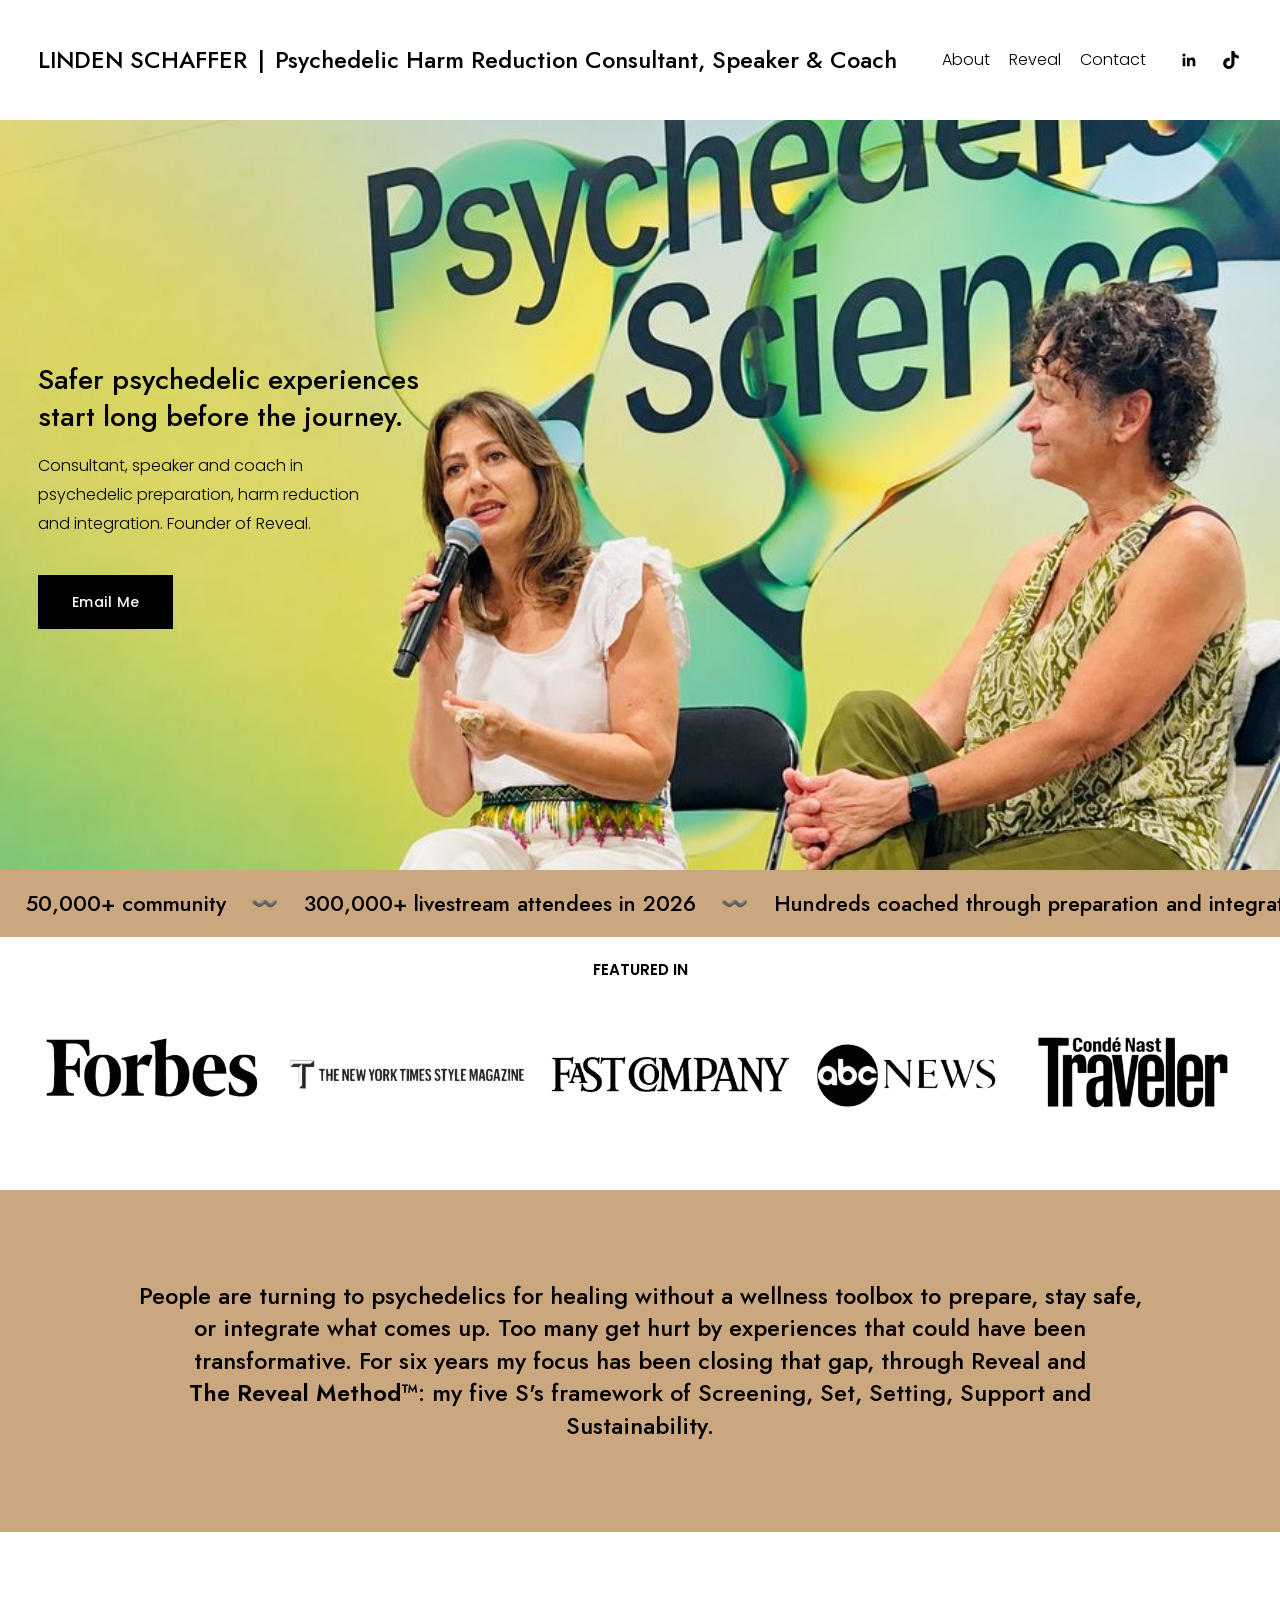
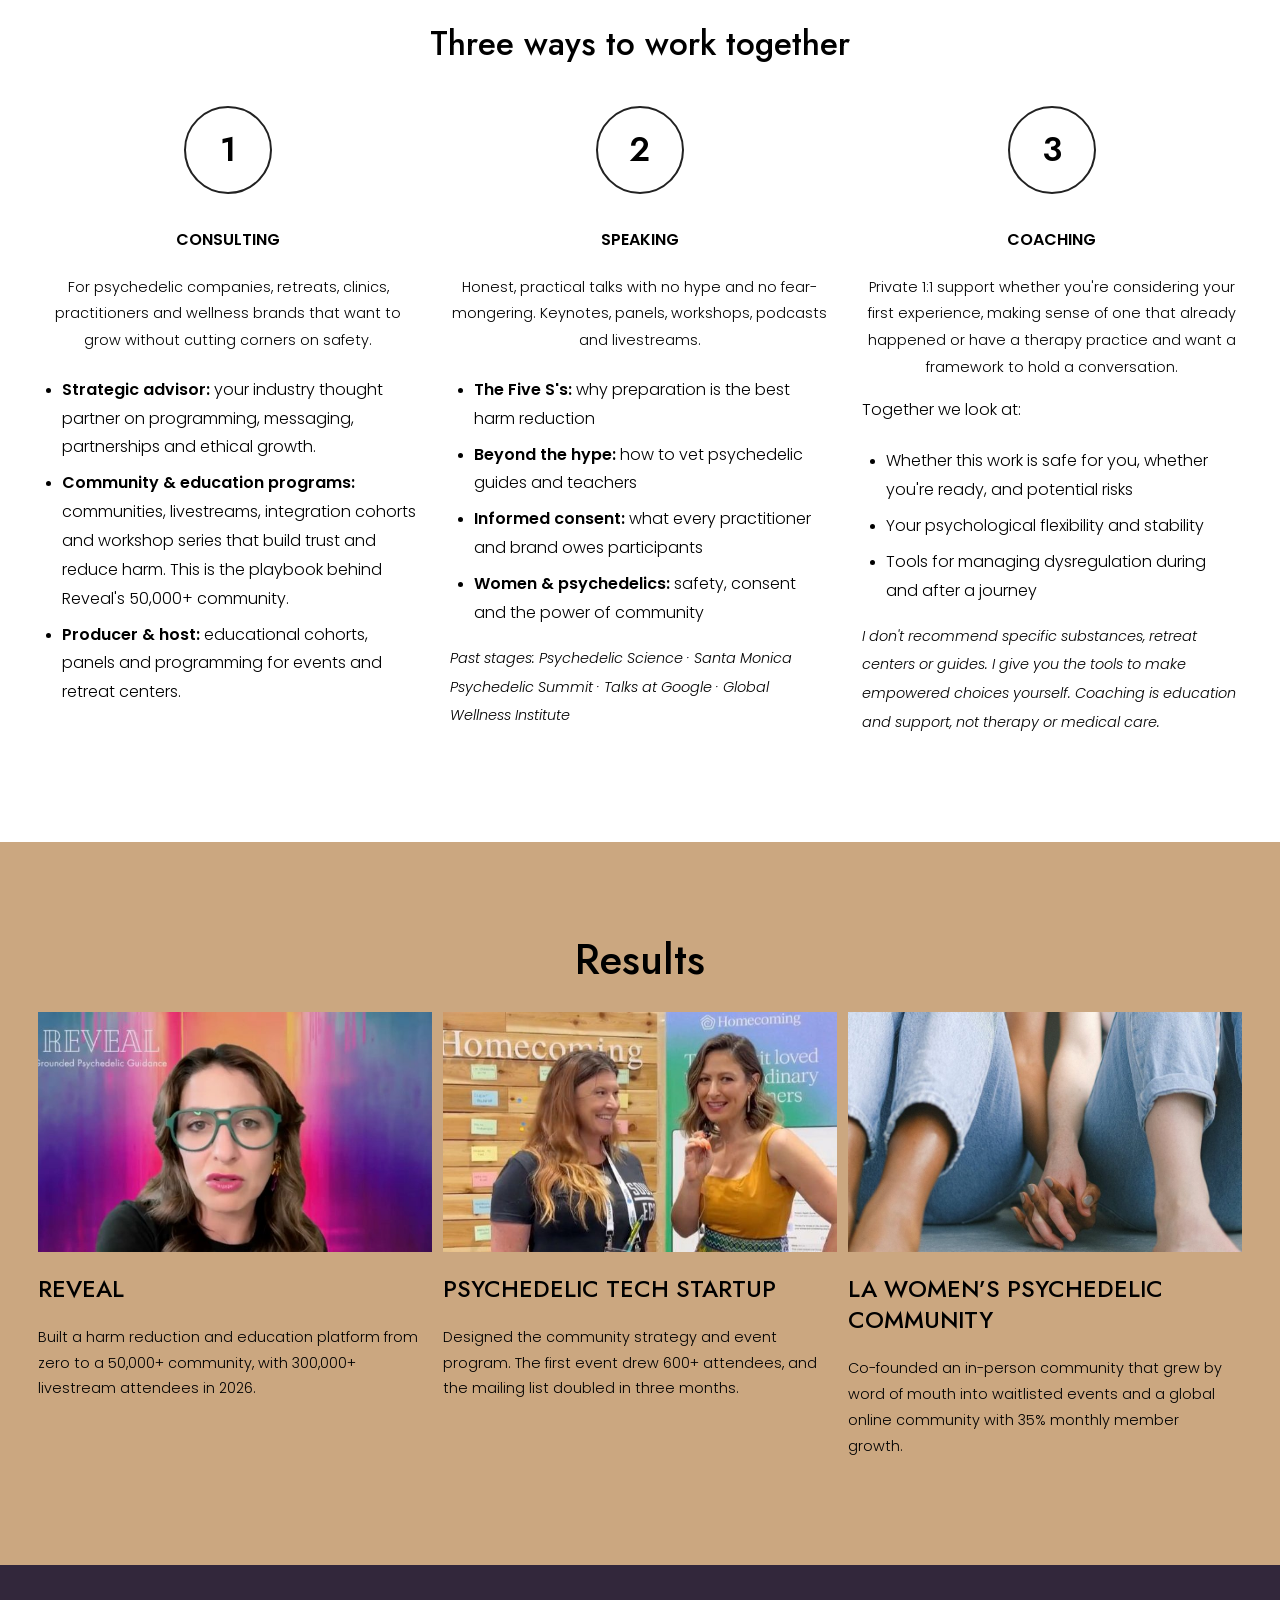
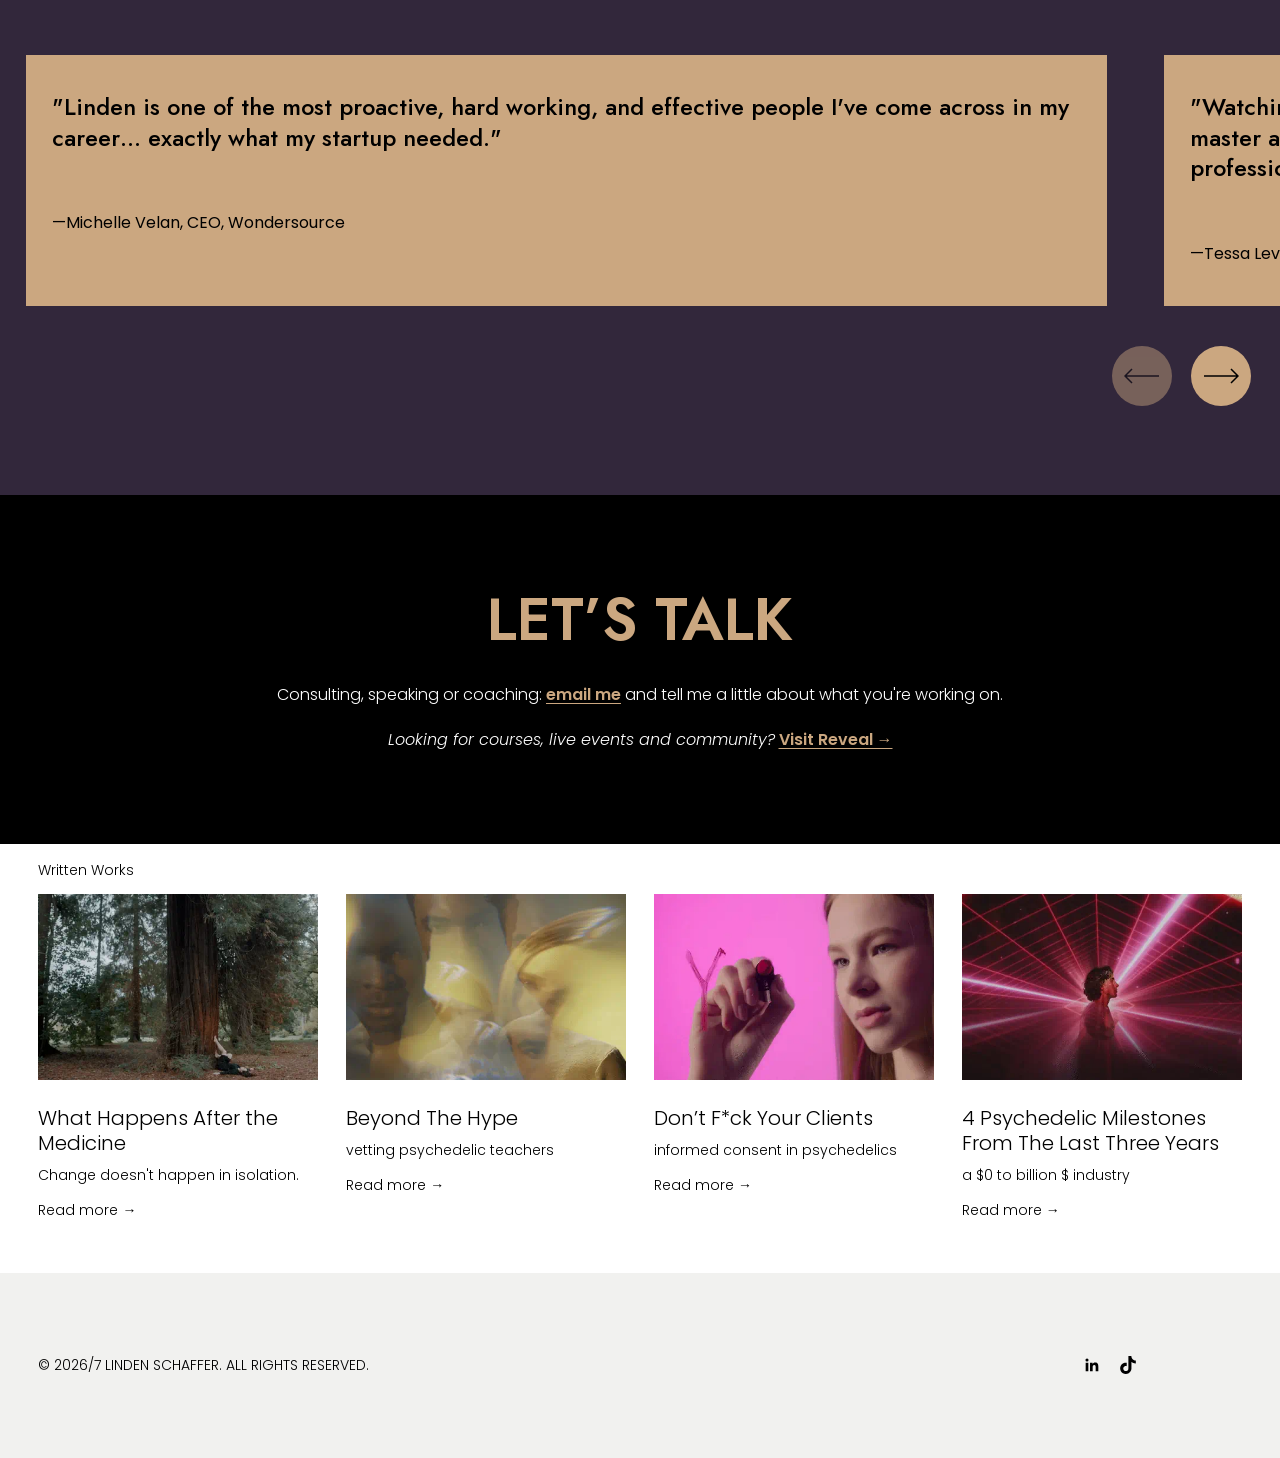
<file: index.html>
<!doctype html>
<html lang="en">
<head>
  <meta charset="utf-8">
  <meta name="viewport" content="width=device-width, initial-scale=1">
  <title>LINDEN SCHAFFER | Psychedelic Harm Reduction Consultant, Speaker &amp; Coach</title>
  <meta name="description" content="Wellness Thought Leader and Consultant for the wellness, psychedelic, and transformational experience industries.">
  <link rel="canonical" href="https://www.lindenschaffer.com/">
  <meta property="og:site_name" content="LINDEN SCHAFFER">
  <meta property="og:title" content="LINDEN SCHAFFER | Psychedelic Harm Reduction Consultant, Speaker &amp; Coach">
  <meta property="og:type" content="website">
  <meta property="og:url" content="https://www.lindenschaffer.com/">
  <meta property="og:image" content="https://www.lindenschaffer.com/images/hero-psychedelic-science.jpg">
  <meta property="og:description" content="Wellness Thought Leader and Consultant for the wellness, psychedelic, and transformational experience industries.">
  <meta name="twitter:card" content="summary_large_image">
  <link rel="icon" href="favicon.ico" sizes="48x48">
  <link rel="icon" href="favicon.png" type="image/png">
  <link rel="apple-touch-icon" href="apple-touch-icon.png">
  <link rel="preload" href="fonts/jost.woff2" as="font" type="font/woff2" crossorigin>
  <link rel="preload" href="fonts/poppins-300.woff2" as="font" type="font/woff2" crossorigin>
  <link rel="stylesheet" href="css/style.css">
  <script src="js/site.js" defer></script>
</head>
<body>
  <a class="skip-link" href="#main">Skip to content</a>

  <header class="site-header">
    <a class="site-title" href="./">LINDEN SCHAFFER<span class="sep"> | </span><span class="tagline">Psychedelic Harm Reduction Consultant, Speaker &amp; Coach</span></a>
    <button class="menu-toggle" type="button" aria-expanded="false" aria-controls="site-nav" aria-label="Open menu"><svg viewBox="0 0 28 28" aria-hidden="true" fill="none" stroke="currentColor" stroke-width="1.5"><path d="M3 8h22M3 14h22M3 20h22"/></svg></button>
    <nav class="site-nav" id="site-nav" aria-label="Main">
      <ul>
        <li><a href="about/">About</a></li>
        <li><a href="https://www.revealcommunity.world/" target="_blank" rel="noopener">Reveal</a></li>
        <li><a href="mailto:linden@revealcommunity.world">Contact</a></li>
      </ul>
      <ul class="social">
        <li><a href="https://www.linkedin.com/in/linden-schaffer" target="_blank" rel="noopener" aria-label="LinkedIn"><svg viewBox="0 0 24 24" aria-hidden="true"><path d="M20.45 20.45h-3.56v-5.57c0-1.33-.02-3.04-1.85-3.04-1.85 0-2.14 1.45-2.14 2.94v5.67H9.35V9h3.41v1.56h.05c.48-.9 1.64-1.85 3.37-1.85 3.6 0 4.27 2.37 4.27 5.46v6.28zM5.34 7.43a2.06 2.06 0 1 1 0-4.13 2.06 2.06 0 0 1 0 4.13zM7.12 20.45H3.56V9h3.56v11.45z"/></svg></a></li>
        <li><a href="https://www.tiktok.com/@reveal_community" target="_blank" rel="noopener" aria-label="TikTok"><svg viewBox="0 0 24 24" aria-hidden="true"><path d="M12.53.02C13.84 0 15.14.01 16.44 0c.08 1.53.63 3.09 1.75 4.17 1.12 1.11 2.7 1.62 4.24 1.79v4.03c-1.44-.05-2.89-.35-4.2-.97-.57-.26-1.1-.59-1.62-.93-.01 2.92.01 5.84-.02 8.75-.08 1.4-.54 2.79-1.35 3.94-1.31 1.92-3.58 3.17-5.91 3.21-1.43.08-2.86-.31-4.08-1.03-2.02-1.19-3.44-3.37-3.65-5.71-.02-.5-.03-1-.01-1.49.18-1.9 1.12-3.72 2.58-4.96 1.66-1.44 3.98-2.13 6.15-1.72.02 1.48-.04 2.96-.04 4.44-.99-.32-2.15-.23-3.02.37-.63.41-1.11 1.04-1.36 1.75-.21.51-.15 1.07-.14 1.61.24 1.64 1.82 3.02 3.5 2.87 1.12-.01 2.19-.66 2.77-1.61.19-.33.4-.67.41-1.06.1-1.79.06-3.57.07-5.36.01-4.03-.01-8.05.02-12.07z"/></svg></a></li>
      </ul>
    </nav>
  </header>

  <main id="main">
    <section class="hero" aria-labelledby="hero-title">
      <div class="hero-media">
        <picture>
          <source media="(max-width: 799px)" srcset="images/hero-psychedelic-science-mobile.jpg">
          <img src="images/hero-psychedelic-science.jpg" alt="Linden Schaffer speaking on stage at Psychedelic Science" width="1448" height="1086" fetchpriority="high">
        </picture>
      </div>
      <div class="hero-content">
        <h1 id="hero-title">Safer psychedelic experiences <br>start long before the journey.</h1>
        <p>Consultant, speaker and coach in <br>psychedelic preparation, harm reduction <br>and integration. Founder of Reveal.</p>
        <a class="button" href="mailto:linden@revealcommunity.world">Email Me</a>
      </div>
    </section>

    <div class="ticker" role="region" aria-label="Highlights">
      <div class="ticker-track">
        <ul><li>50,000+ community</li><li>300,000+ livestream attendees in 2026</li><li>Hundreds coached through preparation and integration</li><li>Speaker at Psychedelic Science</li></ul>
        <ul aria-hidden="true"><li>50,000+ community</li><li>300,000+ livestream attendees in 2026</li><li>Hundreds coached through preparation and integration</li><li>Speaker at Psychedelic Science</li></ul>
      </div>
    </div>

    <section class="featured" aria-label="Featured in">
      <p>FEATURED IN</p>
      <img src="images/press-logos.png" alt="Forbes, The New York Times Style Magazine, Fast Company, ABC News, Condé Nast Traveler" width="2000" height="198" loading="lazy" decoding="async">
    </section>

    <section class="band band--tan" aria-label="Mission">
      <p class="mission">People are turning to psychedelics for healing without a wellness toolbox to prepare, stay safe, or integrate what comes up. Too many get hurt by experiences that could have been transformative. For six years my focus has been closing that gap, through Reveal and <br><strong>The Reveal Method™</strong>: my five S's framework of Screening, Set, Setting, Support and Sustainability.</p>
    </section>

    <section class="band ways" aria-labelledby="ways-title">
      <h2 id="ways-title">Three ways to work together</h2>
      <div class="ways-grid">
        <article class="way">
          <div class="way-num" aria-hidden="true">1</div>
          <h3>CONSULTING</h3>
          <p class="intro">For psychedelic companies, retreats, clinics, practitioners and wellness brands that want to grow without cutting corners on safety.</p>
          <ul>
            <li><strong>Strategic advisor:</strong> your industry thought partner on programming, messaging, partnerships and ethical growth.</li>
            <li><strong>Community &amp; education programs:</strong> communities, livestreams, integration cohorts and workshop series that build trust and reduce harm. This is the playbook behind Reveal's 50,000+ community.</li>
            <li><strong>Producer &amp; host:</strong> educational cohorts, panels and programming for events and retreat centers.</li>
          </ul>
        </article>
        <article class="way">
          <div class="way-num" aria-hidden="true">2</div>
          <h3>SPEAKING</h3>
          <p class="intro">Honest, practical talks with no hype and no fear-mongering. Keynotes, panels, workshops, podcasts and livestreams.</p>
          <ul>
            <li><strong>The Five S's:</strong> why preparation is the best harm reduction</li>
            <li><strong>Beyond the hype:</strong> how to vet psychedelic guides and teachers</li>
            <li><strong>Informed consent:</strong> what every practitioner and brand owes participants</li>
            <li><strong>Women &amp; psychedelics:</strong> safety, consent and the power of community</li>
          </ul>
          <p><em>Past stages: Psychedelic Science · Santa Monica Psychedelic Summit · Talks at Google · Global Wellness Institute</em></p>
        </article>
        <article class="way">
          <div class="way-num" aria-hidden="true">3</div>
          <h3>COACHING</h3>
          <p class="intro">Private 1:1 support whether you're considering your first experience, making sense of one that already happened or have a therapy practice and want a framework to hold a conversation.</p>
          <p>Together we look at:</p>
          <ul>
            <li>Whether this work is safe for you, whether you're ready, and potential risks</li>
            <li>Your psychological flexibility and stability</li>
            <li>Tools for managing dysregulation during and after a journey</li>
          </ul>
          <p><em>I don't recommend specific substances, retreat centers or guides. I give you the tools to make empowered choices yourself. Coaching is education and support, not therapy or medical care.</em></p>
        </article>
      </div>
    </section>

    <section class="band band--tan results" aria-labelledby="results-title">
      <h2 id="results-title">Results</h2>
      <div class="results-grid">
        <article class="result">
          <img src="images/results-reveal.jpg" alt="A Reveal livestream" width="775" height="415" loading="lazy" decoding="async">
          <h3>REVEAL</h3>
          <p>Built a harm reduction and education platform from zero to a 50,000+ community, with 300,000+ livestream attendees in 2026.</p>
        </article>
        <article class="result">
          <img src="images/results-tech-startup.jpg" alt="Two people at a Homecoming event" width="581" height="387" loading="lazy" decoding="async" style="object-position: 56% 8%">
          <h3>PSYCHEDELIC TECH STARTUP</h3>
          <p>Designed the community strategy and event program. The first event drew 600+ attendees, and the mailing list doubled in three months.</p>
        </article>
        <article class="result">
          <img src="images/results-la-community.jpg" alt="Two women sitting on the floor holding hands" width="900" height="600" loading="lazy" decoding="async" style="object-position: 51% 68%">
          <h3>LA WOMEN’S PSYCHEDELIC COMMUNITY</h3>
          <p>Co-founded an in-person community that grew by word of mouth into waitlisted events and a global online community with 35% monthly member growth.</p>
        </article>
      </div>
    </section>

    <section class="band band--plum quotes" aria-label="Testimonials">
      <div class="quotes-track" tabindex="0">
        <figure class="quote">
          <blockquote>"Linden is one of the most proactive, hard working, and effective people I've come across in my career… exactly what my startup needed."</blockquote>
          <figcaption>—Michelle Velan, CEO, Wondersource</figcaption>
        </figure>
        <figure class="quote">
          <blockquote>"Watching Linden co-develop, manage and grow our membership program was watching a master at work. In addition to her wide and varied skillsets and strategic mind, she is professional and collaborative. I would trust her to take on any task she raises her hand for."</blockquote>
          <figcaption>—Tessa Levine, Co-Steward, Global Psychedelic Society</figcaption>
        </figure>
        <figure class="quote">
          <blockquote>"Working with Linden gave me the feelings of safety I needed in order to surrender for my big Aya retreat."</blockquote>
          <figcaption>—SW. Coaching Client</figcaption>
        </figure>
      </div>
      <div class="quotes-nav">
        <button class="quotes-prev" type="button" aria-label="Previous testimonial"><svg viewBox="0 0 36 16" aria-hidden="true" fill="none" stroke="currentColor" stroke-width="1.5"><path d="M35 8H2m6-7L1 8l7 7"/></svg></button>
        <button class="quotes-next" type="button" aria-label="Next testimonial"><svg viewBox="0 0 36 16" aria-hidden="true" fill="none" stroke="currentColor" stroke-width="1.5"><path d="M1 8h33m-6-7 7 7-7 7"/></svg></button>
      </div>
    </section>

    <section class="band band--black talk center" aria-labelledby="talk-title">
      <h2 id="talk-title">LET’S TALK</h2>
      <p>Consulting, speaking or coaching: <a href="mailto:linden@revealcommunity.world">email me</a> and tell me a little about what you're working on.</p>
      <p><em>Looking for courses, live events and community?</em> <a href="https://www.revealcommunity.world/" target="_blank" rel="noopener">Visit Reveal →</a></p>
    </section>

    <section class="works" aria-labelledby="works-title">
      <h2 id="works-title">Written Works</h2>
    <ul class="cards">
      <li class="card">
        <a href="psychedelic-articles/psychedeliccommunity/" tabindex="-1" aria-hidden="true"><img src="images/psychedeliccommunity.webp" alt="" width="600" height="316" loading="lazy" decoding="async"></a>
        <h3><a href="psychedelic-articles/psychedeliccommunity/">What Happens After the Medicine</a></h3>
        <p>Change doesn't happen in isolation.</p>
        <a class="more" href="psychedelic-articles/psychedeliccommunity/">Read more →</a>
      </li>
      <li class="card">
        <a href="psychedelic-articles/vettingguides/" tabindex="-1" aria-hidden="true"><img src="images/vettingguides.webp" alt="" width="600" height="316" loading="lazy" decoding="async"></a>
        <h3><a href="psychedelic-articles/vettingguides/">Beyond The Hype</a></h3>
        <p>vetting psychedelic teachers</p>
        <a class="more" href="psychedelic-articles/vettingguides/">Read more →</a>
      </li>
      <li class="card">
        <a href="psychedelic-articles/informedconsent/" tabindex="-1" aria-hidden="true"><img src="images/informedconsent.webp" alt="" width="600" height="316" loading="lazy" decoding="async"></a>
        <h3><a href="psychedelic-articles/informedconsent/">Don’t F*ck Your Clients</a></h3>
        <p>informed consent in psychedelics</p>
        <a class="more" href="psychedelic-articles/informedconsent/">Read more →</a>
      </li>
      <li class="card">
        <a href="psychedelic-articles/psychedeliclearnings/" tabindex="-1" aria-hidden="true"><img src="images/psychedeliclearnings.webp" alt="" width="600" height="316" loading="lazy" decoding="async"></a>
        <h3><a href="psychedelic-articles/psychedeliclearnings/">4 Psychedelic Milestones From The Last Three Years</a></h3>
        <p>a $0 to billion $ industry</p>
        <a class="more" href="psychedelic-articles/psychedeliclearnings/">Read more →</a>
      </li>
    </ul>
    </section>
  </main>

  <footer class="site-footer">
    <p>© 2026/7 LINDEN SCHAFFER. ALL RIGHTS RESERVED.</p>
    <ul class="social">
        <li><a href="https://www.linkedin.com/in/linden-schaffer" target="_blank" rel="noopener" aria-label="LinkedIn"><svg viewBox="0 0 24 24" aria-hidden="true"><path d="M20.45 20.45h-3.56v-5.57c0-1.33-.02-3.04-1.85-3.04-1.85 0-2.14 1.45-2.14 2.94v5.67H9.35V9h3.41v1.56h.05c.48-.9 1.64-1.85 3.37-1.85 3.6 0 4.27 2.37 4.27 5.46v6.28zM5.34 7.43a2.06 2.06 0 1 1 0-4.13 2.06 2.06 0 0 1 0 4.13zM7.12 20.45H3.56V9h3.56v11.45z"/></svg></a></li>
        <li><a href="https://www.tiktok.com/@reveal_community" target="_blank" rel="noopener" aria-label="TikTok"><svg viewBox="0 0 24 24" aria-hidden="true"><path d="M12.53.02C13.84 0 15.14.01 16.44 0c.08 1.53.63 3.09 1.75 4.17 1.12 1.11 2.7 1.62 4.24 1.79v4.03c-1.44-.05-2.89-.35-4.2-.97-.57-.26-1.1-.59-1.62-.93-.01 2.92.01 5.84-.02 8.75-.08 1.4-.54 2.79-1.35 3.94-1.31 1.92-3.58 3.17-5.91 3.21-1.43.08-2.86-.31-4.08-1.03-2.02-1.19-3.44-3.37-3.65-5.71-.02-.5-.03-1-.01-1.49.18-1.9 1.12-3.72 2.58-4.96 1.66-1.44 3.98-2.13 6.15-1.72.02 1.48-.04 2.96-.04 4.44-.99-.32-2.15-.23-3.02.37-.63.41-1.11 1.04-1.36 1.75-.21.51-.15 1.07-.14 1.61.24 1.64 1.82 3.02 3.5 2.87 1.12-.01 2.19-.66 2.77-1.61.19-.33.4-.67.41-1.06.1-1.79.06-3.57.07-5.36.01-4.03-.01-8.05.02-12.07z"/></svg></a></li>
      </ul>
  </footer>
</body>
</html>
</file>
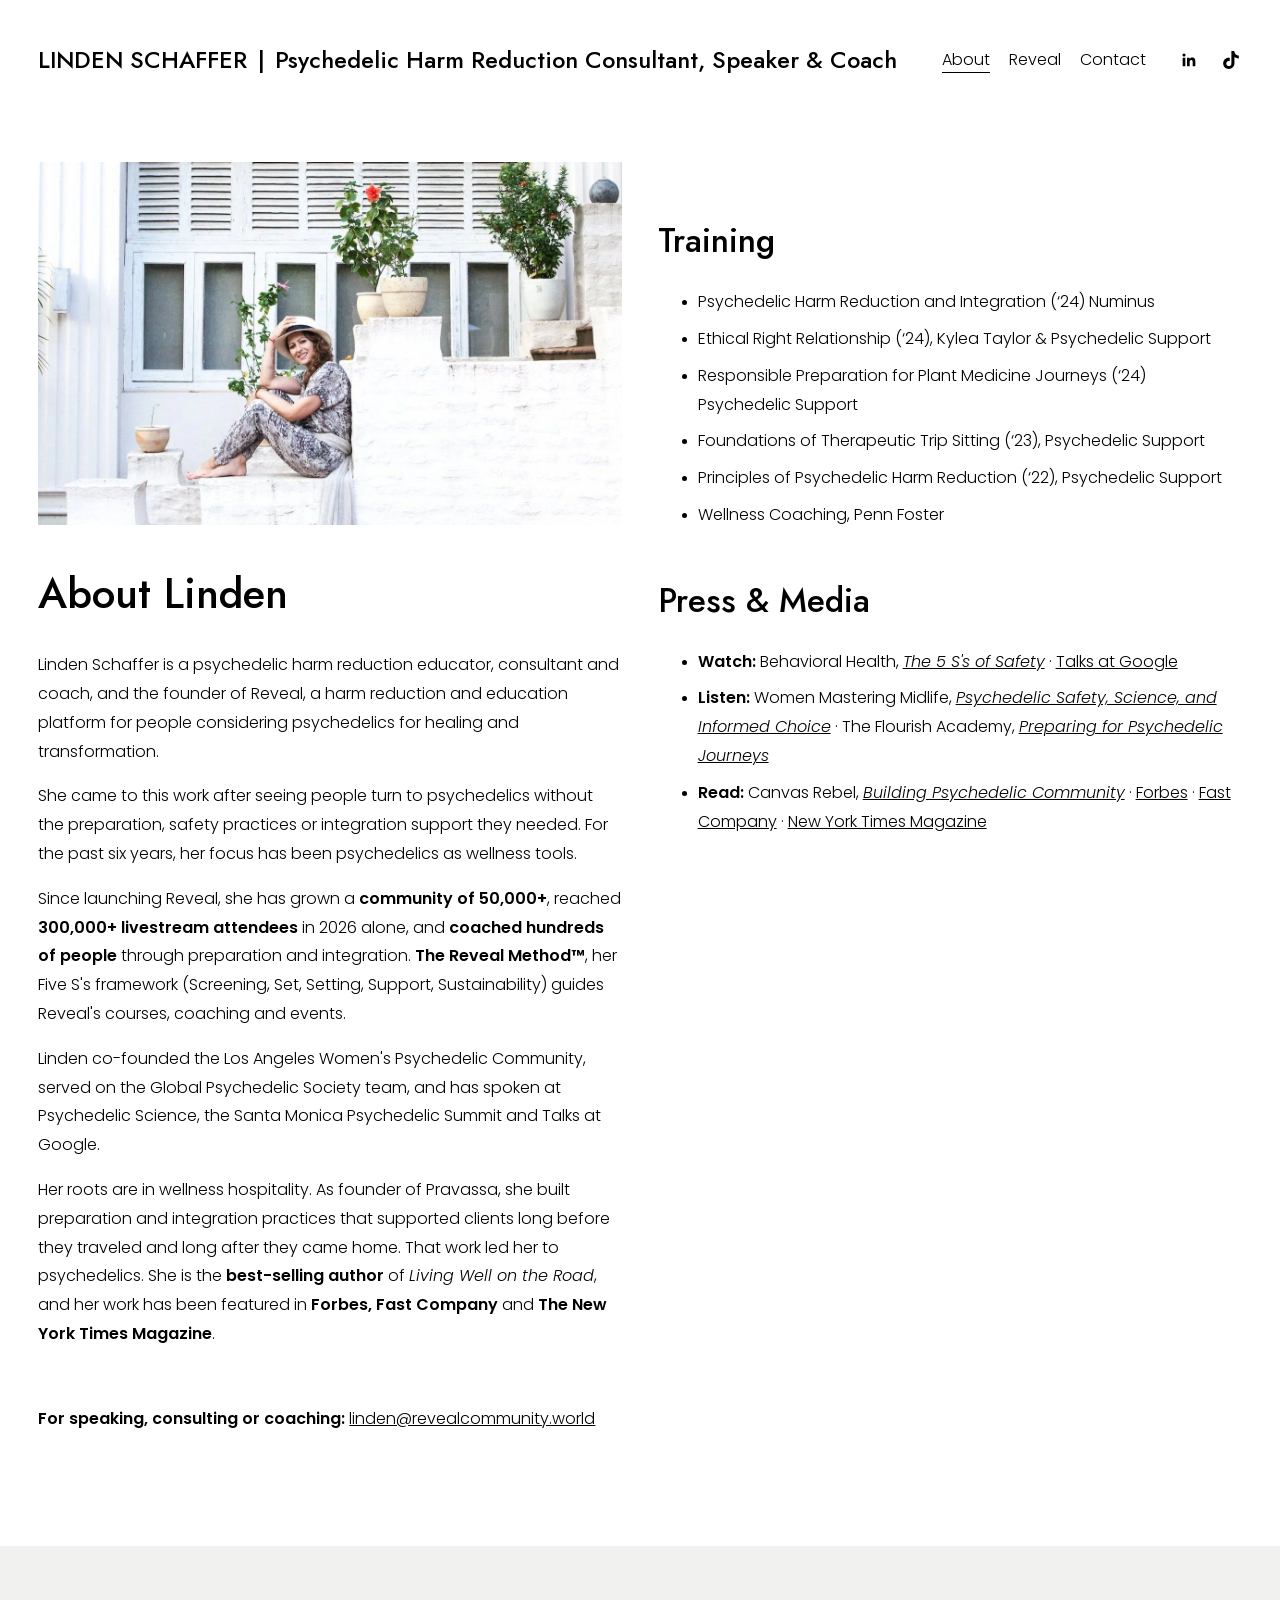
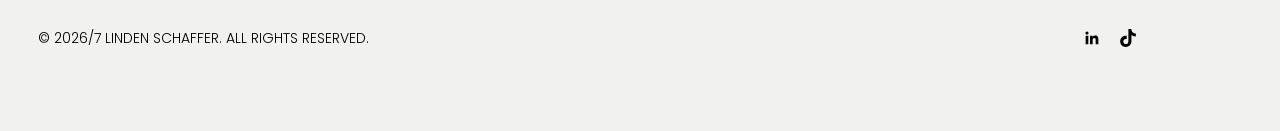
<file: about/index.html>
<!doctype html>
<html lang="en">
<head>
  <meta charset="utf-8">
  <meta name="viewport" content="width=device-width, initial-scale=1">
  <title>Wellness, Psychedelics, Transformation — LINDEN SCHAFFER | Psychedelic Harm Reduction Consultant, Speaker &amp; Coach</title>
  <meta name="description" content="Wellness Thought Leader &#124; Best-Selling Author &#124; Coach &#124; Consultant &#124; Community Builder">
  <link rel="canonical" href="https://www.lindenschaffer.com/about/">
  <meta property="og:site_name" content="LINDEN SCHAFFER">
  <meta property="og:title" content="Wellness, Psychedelics, Transformation — LINDEN SCHAFFER | Psychedelic Harm Reduction Consultant, Speaker &amp; Coach">
  <meta property="og:type" content="website">
  <meta property="og:url" content="https://www.lindenschaffer.com/about/">
  <meta property="og:image" content="https://www.lindenschaffer.com/images/about-linden.jpg">
  <meta property="og:description" content="Wellness Thought Leader &#124; Best-Selling Author &#124; Coach &#124; Consultant &#124; Community Builder">
  <meta name="twitter:card" content="summary_large_image">
  <link rel="icon" href="../favicon.ico" sizes="48x48">
  <link rel="icon" href="../favicon.png" type="image/png">
  <link rel="apple-touch-icon" href="../apple-touch-icon.png">
  <link rel="preload" href="../fonts/jost.woff2" as="font" type="font/woff2" crossorigin>
  <link rel="preload" href="../fonts/poppins-300.woff2" as="font" type="font/woff2" crossorigin>
  <link rel="stylesheet" href="../css/style.css">
  <script src="../js/site.js" defer></script>
</head>
<body>
  <a class="skip-link" href="#main">Skip to content</a>

  <header class="site-header">
    <a class="site-title" href="../">LINDEN SCHAFFER<span class="sep"> | </span><span class="tagline">Psychedelic Harm Reduction Consultant, Speaker &amp; Coach</span></a>
    <button class="menu-toggle" type="button" aria-expanded="false" aria-controls="site-nav" aria-label="Open menu"><svg viewBox="0 0 28 28" aria-hidden="true" fill="none" stroke="currentColor" stroke-width="1.5"><path d="M3 8h22M3 14h22M3 20h22"/></svg></button>
    <nav class="site-nav" id="site-nav" aria-label="Main">
      <ul>
        <li><a href="../about/" aria-current="page">About</a></li>
        <li><a href="https://www.revealcommunity.world/" target="_blank" rel="noopener">Reveal</a></li>
        <li><a href="mailto:linden@revealcommunity.world">Contact</a></li>
      </ul>
      <ul class="social">
        <li><a href="https://www.linkedin.com/in/linden-schaffer" target="_blank" rel="noopener" aria-label="LinkedIn"><svg viewBox="0 0 24 24" aria-hidden="true"><path d="M20.45 20.45h-3.56v-5.57c0-1.33-.02-3.04-1.85-3.04-1.85 0-2.14 1.45-2.14 2.94v5.67H9.35V9h3.41v1.56h.05c.48-.9 1.64-1.85 3.37-1.85 3.6 0 4.27 2.37 4.27 5.46v6.28zM5.34 7.43a2.06 2.06 0 1 1 0-4.13 2.06 2.06 0 0 1 0 4.13zM7.12 20.45H3.56V9h3.56v11.45z"/></svg></a></li>
        <li><a href="https://www.tiktok.com/@reveal_community" target="_blank" rel="noopener" aria-label="TikTok"><svg viewBox="0 0 24 24" aria-hidden="true"><path d="M12.53.02C13.84 0 15.14.01 16.44 0c.08 1.53.63 3.09 1.75 4.17 1.12 1.11 2.7 1.62 4.24 1.79v4.03c-1.44-.05-2.89-.35-4.2-.97-.57-.26-1.1-.59-1.62-.93-.01 2.92.01 5.84-.02 8.75-.08 1.4-.54 2.79-1.35 3.94-1.31 1.92-3.58 3.17-5.91 3.21-1.43.08-2.86-.31-4.08-1.03-2.02-1.19-3.44-3.37-3.65-5.71-.02-.5-.03-1-.01-1.49.18-1.9 1.12-3.72 2.58-4.96 1.66-1.44 3.98-2.13 6.15-1.72.02 1.48-.04 2.96-.04 4.44-.99-.32-2.15-.23-3.02.37-.63.41-1.11 1.04-1.36 1.75-.21.51-.15 1.07-.14 1.61.24 1.64 1.82 3.02 3.5 2.87 1.12-.01 2.19-.66 2.77-1.61.19-.33.4-.67.41-1.06.1-1.79.06-3.57.07-5.36.01-4.03-.01-8.05.02-12.07z"/></svg></a></li>
      </ul>
    </nav>
  </header>

  <main id="main">
    <div class="about">
      <section aria-labelledby="about-title">
        <img src="../images/about-linden.jpg" alt="Linden Schaffer sitting on whitewashed steps in a sun hat" width="1264" height="784" fetchpriority="high">
        <h1 id="about-title">About Linden</h1>
        <p>Linden Schaffer is a psychedelic harm reduction educator, consultant and coach, and the founder of Reveal, a harm reduction and education platform for people considering psychedelics for healing and transformation.</p>
        <p>She came to this work after seeing people turn to psychedelics without the preparation, safety practices or integration support they needed. For the past six years, her focus has been psychedelics as wellness tools.</p>
        <p>Since launching Reveal, she has grown a <strong>community of 50,000+</strong>, reached <strong>300,000+ livestream attendees</strong> in 2026 alone, and <strong>coached hundreds of people</strong> through preparation and integration. <strong>The Reveal Method™</strong>, her Five S's framework (Screening, Set, Setting, Support, Sustainability) guides Reveal's courses, coaching and events.</p>
        <p>Linden co-founded the Los Angeles Women's Psychedelic Community, served on the Global Psychedelic Society team, and has spoken at Psychedelic Science, the Santa Monica Psychedelic Summit and Talks at Google.</p>
        <p>Her roots are in wellness hospitality. As founder of Pravassa, she built preparation and integration practices that supported clients long before they traveled and long after they came home. That work led her to psychedelics. She is the <strong>best-selling author</strong> of <em>Living Well on the Road</em>, and her work has been featured in <strong>Forbes, Fast Company</strong> and <strong>The New York Times Magazine</strong>.</p>
        <p class="about-contact"><strong>For speaking, consulting or coaching:</strong> <a href="mailto:linden@revealcommunity.world">linden@revealcommunity.world</a></p>
      </section>
      <div class="about-side">
        <section aria-labelledby="training-title">
          <h2 id="training-title">Training</h2>
          <ul>
            <li>Psychedelic Harm Reduction and Integration (‘24) Numinus</li>
            <li>Ethical Right Relationship (‘24), Kylea Taylor &amp; Psychedelic Support</li>
            <li>Responsible Preparation for Plant Medicine Journeys (‘24) Psychedelic Support</li>
            <li>Foundations of Therapeutic Trip Sitting (‘23), Psychedelic Support</li>
            <li>Principles of Psychedelic Harm Reduction (‘22), Psychedelic Support</li>
            <li>Wellness Coaching, Penn Foster</li>
          </ul>
        </section>
        <section aria-labelledby="press-title">
          <h2 id="press-title">Press &amp; Media</h2>
          <ul>
            <li><strong>Watch:</strong> Behavioral Health, <a href="https://www.youtube.com/watch?v=EsjzP9M75yY" target="_blank" rel="noopener"><em>The 5 S's of Safety</em></a> · <a href="https://www.youtube.com/watch?v=IFbV_u9TfwE" target="_blank" rel="noopener">Talks at Google</a></li>
            <li><strong>Listen:</strong> Women Mastering Midlife, <a href="https://podcasts.apple.com/us/podcast/106-what-midlife-women-need-to-know-about-psychedelics/id1744079059?i=1000771699852" target="_blank" rel="noopener"><em>Psychedelic Safety, Science, and Informed Choice</em></a> · The Flourish Academy, <a href="https://open.spotify.com/episode/66sWgwVJggyTxX3S4kH5fH" target="_blank" rel="noopener"><em>Preparing for Psychedelic Journeys</em></a></li>
            <li><strong>Read:</strong> Canvas Rebel, <a href="https://canvasrebel.com/meet-linden-schaffer/" target="_blank" rel="noopener"><em>Building Psychedelic Community</em></a> · <a href="https://www.forbes.com/sites/anniefitzsimmons/2012/04/05/healthy-travel-searching-for-wellness-on-the-road/?sh=1c02fff7d372" target="_blank" rel="noopener">Forbes</a> · <a href="https://www.fastcompany.com/3064971/burned-out-americans-are-helping-wellness-tourism-flourish" target="_blank" rel="noopener">Fast Company</a> · <a href="https://www.nytimes.com/2016/11/07/t-magazine/travel/wellness-vacations-relaxation.html" target="_blank" rel="noopener">New York Times Magazine</a></li>
          </ul>
        </section>
      </div>
    </div>
  </main>

  <footer class="site-footer">
    <p>© 2026/7 LINDEN SCHAFFER. ALL RIGHTS RESERVED.</p>
    <ul class="social">
        <li><a href="https://www.linkedin.com/in/linden-schaffer" target="_blank" rel="noopener" aria-label="LinkedIn"><svg viewBox="0 0 24 24" aria-hidden="true"><path d="M20.45 20.45h-3.56v-5.57c0-1.33-.02-3.04-1.85-3.04-1.85 0-2.14 1.45-2.14 2.94v5.67H9.35V9h3.41v1.56h.05c.48-.9 1.64-1.85 3.37-1.85 3.6 0 4.27 2.37 4.27 5.46v6.28zM5.34 7.43a2.06 2.06 0 1 1 0-4.13 2.06 2.06 0 0 1 0 4.13zM7.12 20.45H3.56V9h3.56v11.45z"/></svg></a></li>
        <li><a href="https://www.tiktok.com/@reveal_community" target="_blank" rel="noopener" aria-label="TikTok"><svg viewBox="0 0 24 24" aria-hidden="true"><path d="M12.53.02C13.84 0 15.14.01 16.44 0c.08 1.53.63 3.09 1.75 4.17 1.12 1.11 2.7 1.62 4.24 1.79v4.03c-1.44-.05-2.89-.35-4.2-.97-.57-.26-1.1-.59-1.62-.93-.01 2.92.01 5.84-.02 8.75-.08 1.4-.54 2.79-1.35 3.94-1.31 1.92-3.58 3.17-5.91 3.21-1.43.08-2.86-.31-4.08-1.03-2.02-1.19-3.44-3.37-3.65-5.71-.02-.5-.03-1-.01-1.49.18-1.9 1.12-3.72 2.58-4.96 1.66-1.44 3.98-2.13 6.15-1.72.02 1.48-.04 2.96-.04 4.44-.99-.32-2.15-.23-3.02.37-.63.41-1.11 1.04-1.36 1.75-.21.51-.15 1.07-.14 1.61.24 1.64 1.82 3.02 3.5 2.87 1.12-.01 2.19-.66 2.77-1.61.19-.33.4-.67.41-1.06.1-1.79.06-3.57.07-5.36.01-4.03-.01-8.05.02-12.07z"/></svg></a></li>
      </ul>
  </footer>
</body>
</html>
</file>
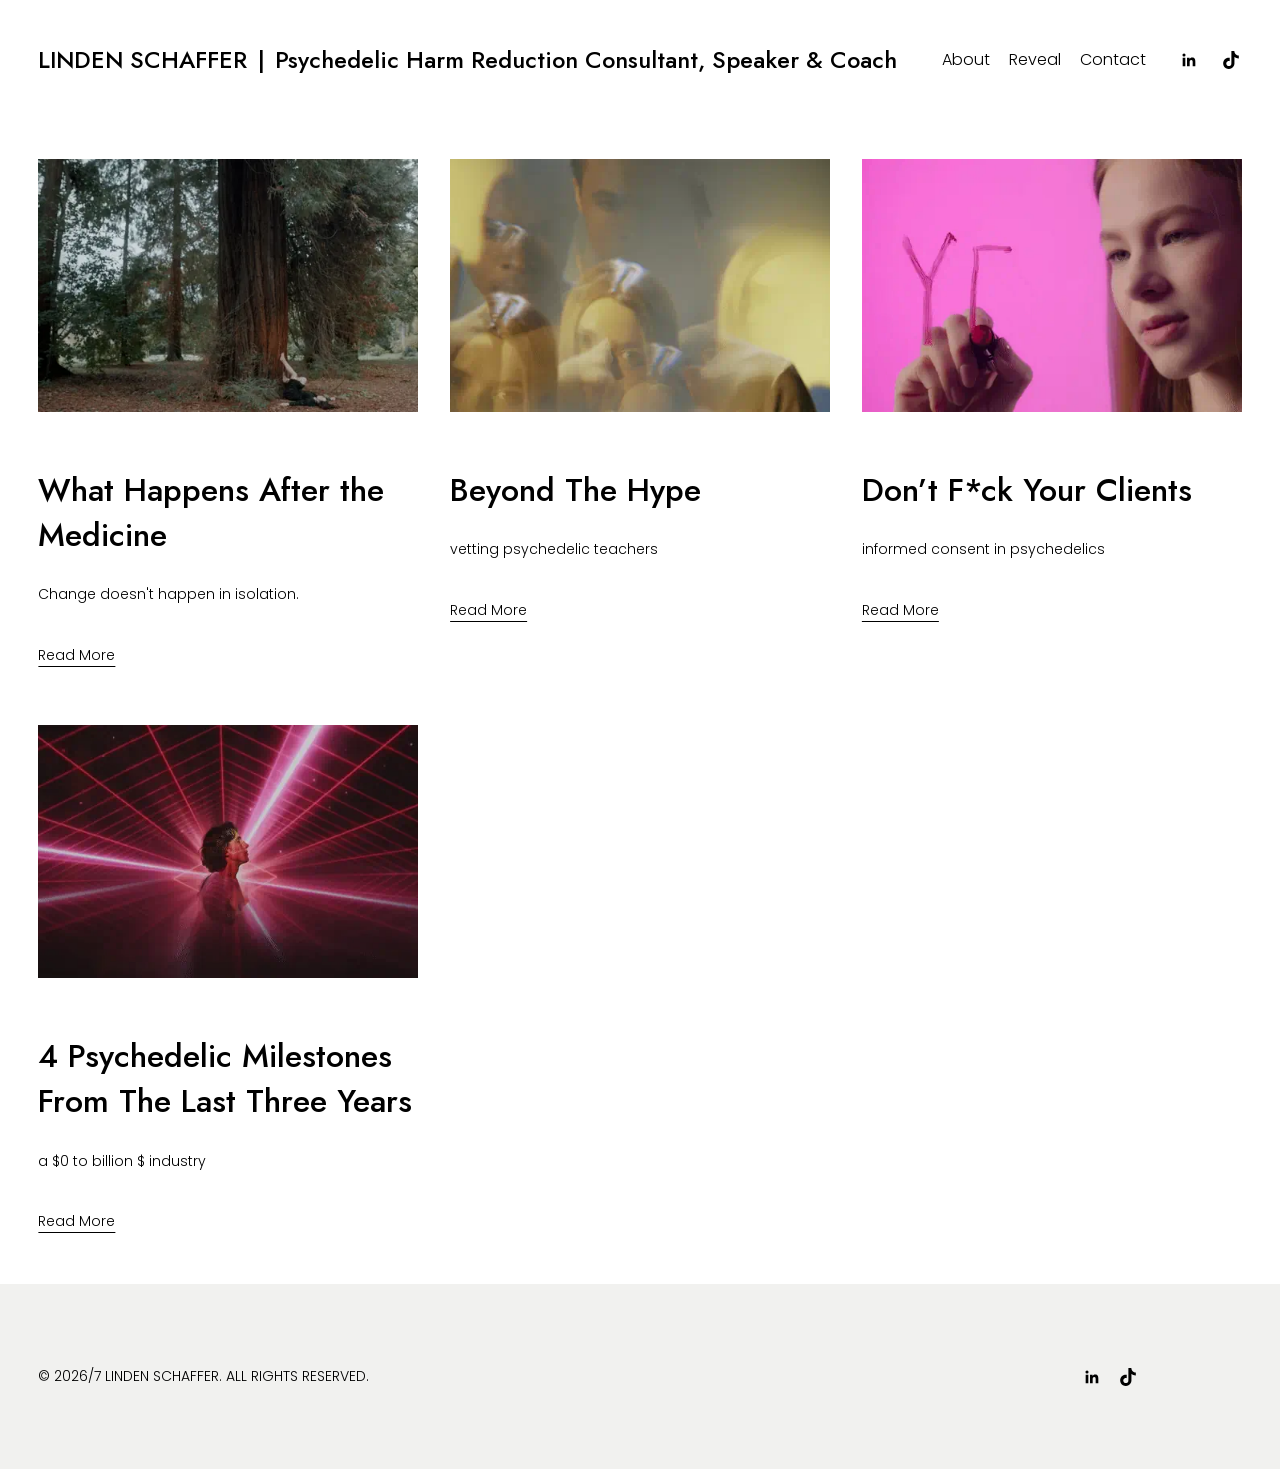
<file: book-articles/index.html>
<!doctype html>
<html lang="en">
<head>
  <meta charset="utf-8">
  <title>Redirecting…</title>
  <meta name="robots" content="noindex">
  <link rel="canonical" href="https://www.lindenschaffer.com/psychedelic-articles/">
  <meta http-equiv="refresh" content="0; url=../psychedelic-articles/">
  <script>location.replace("../psychedelic-articles/" + location.hash)</script>
</head>
<body>
  <p>This page has moved: <a href="../psychedelic-articles/">see all articles</a>.</p>
</body>
</html>
</file>
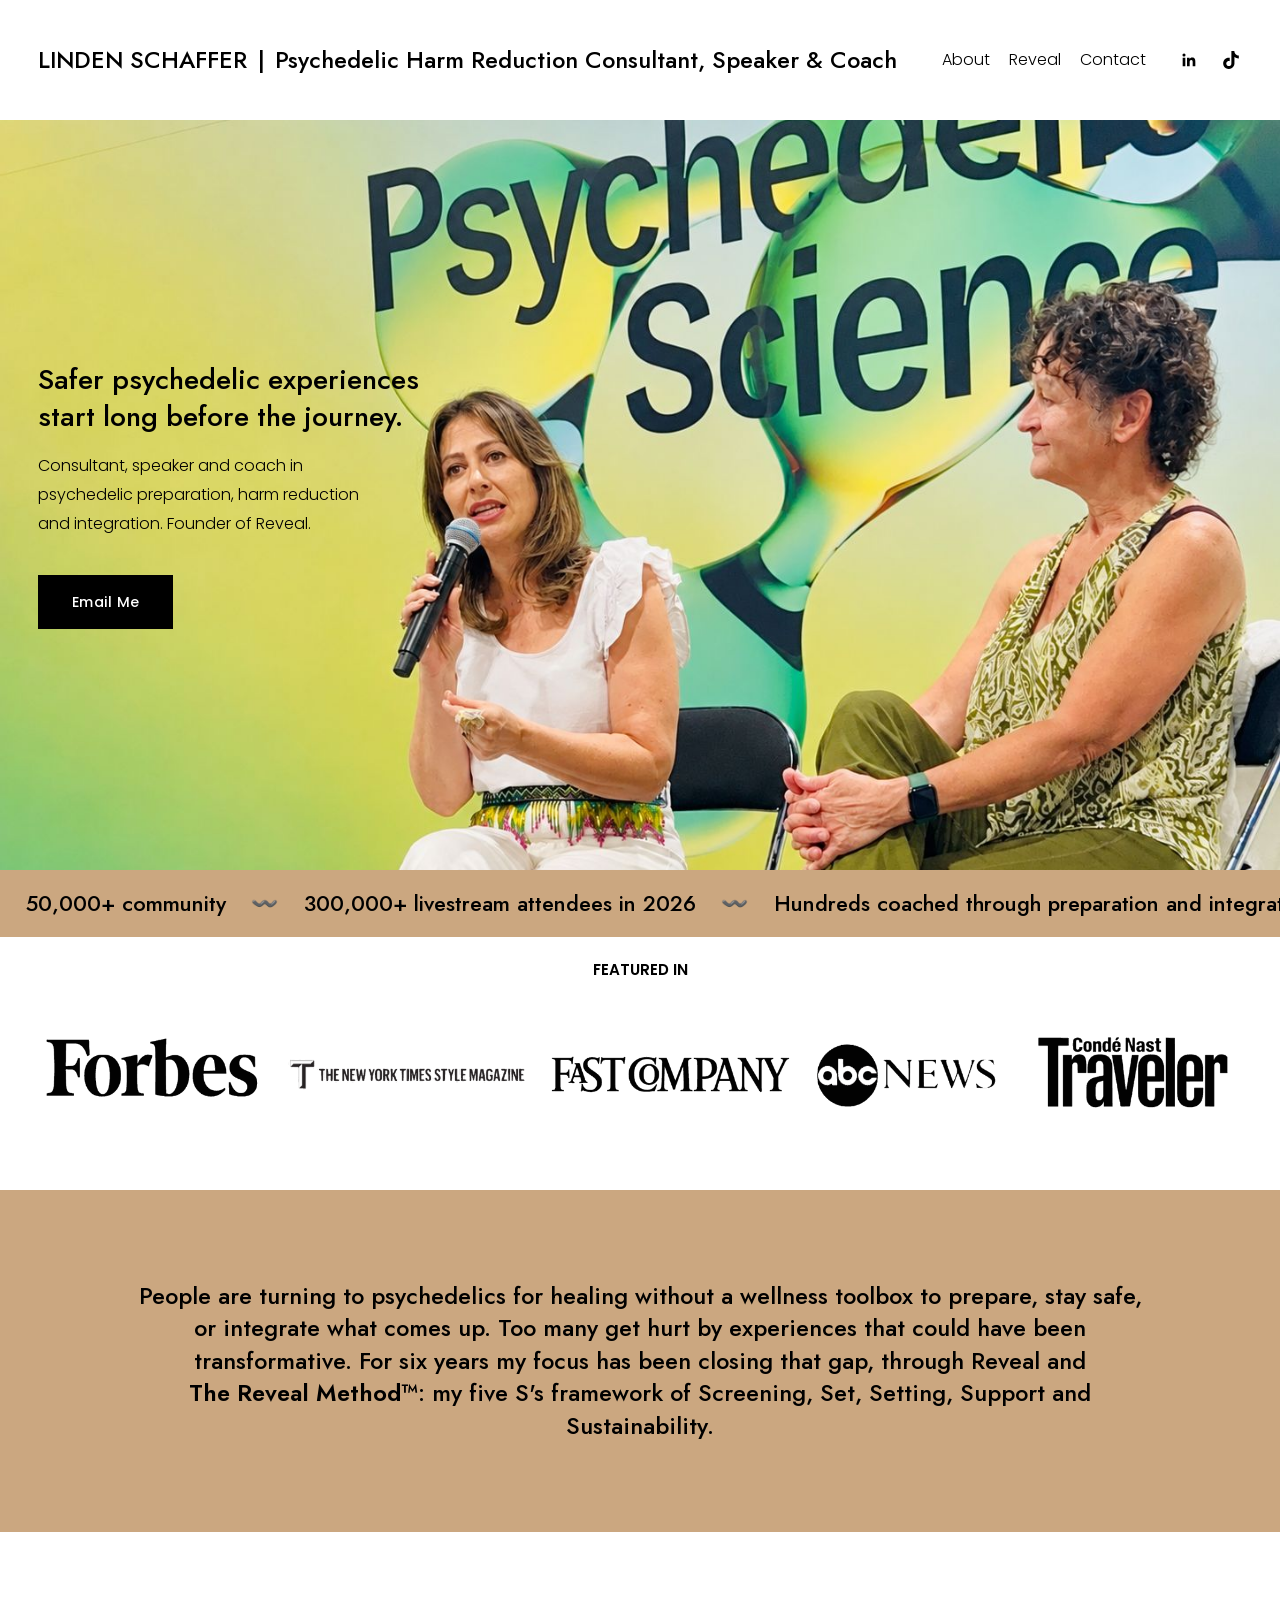
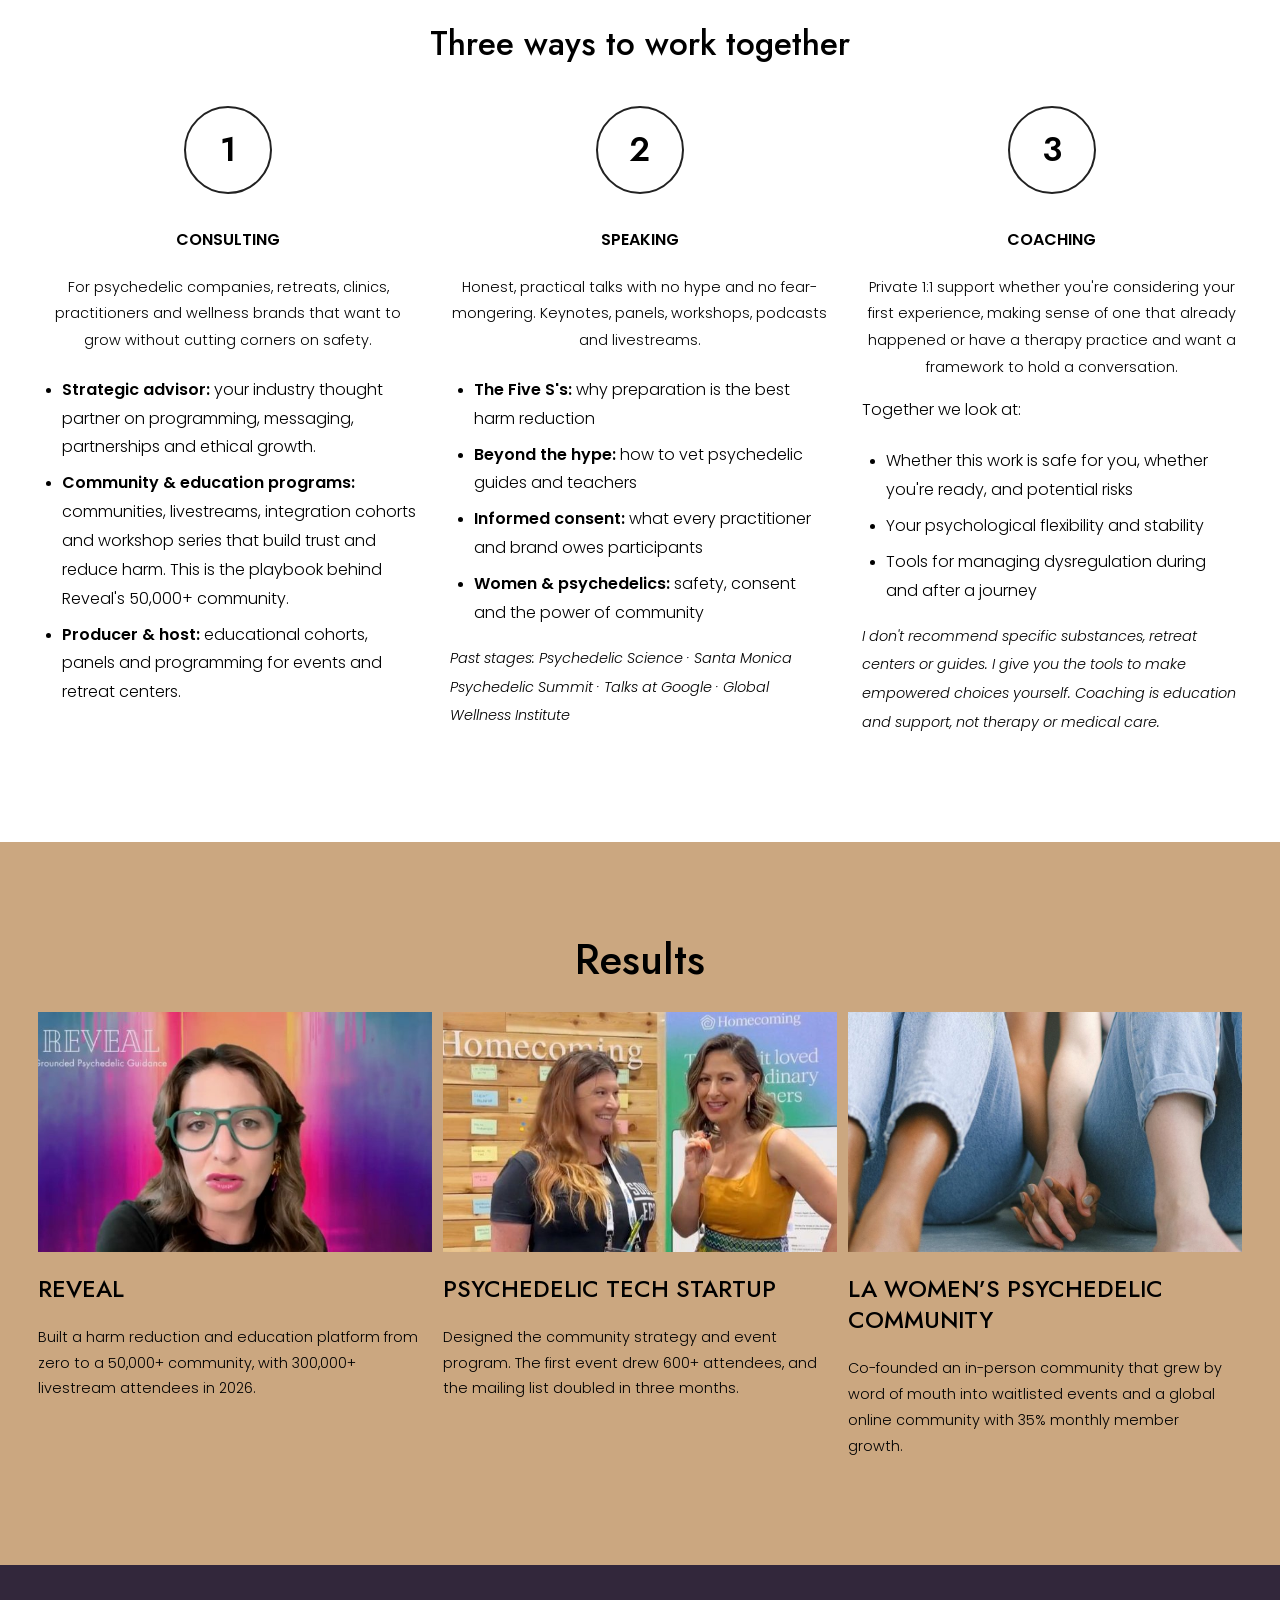
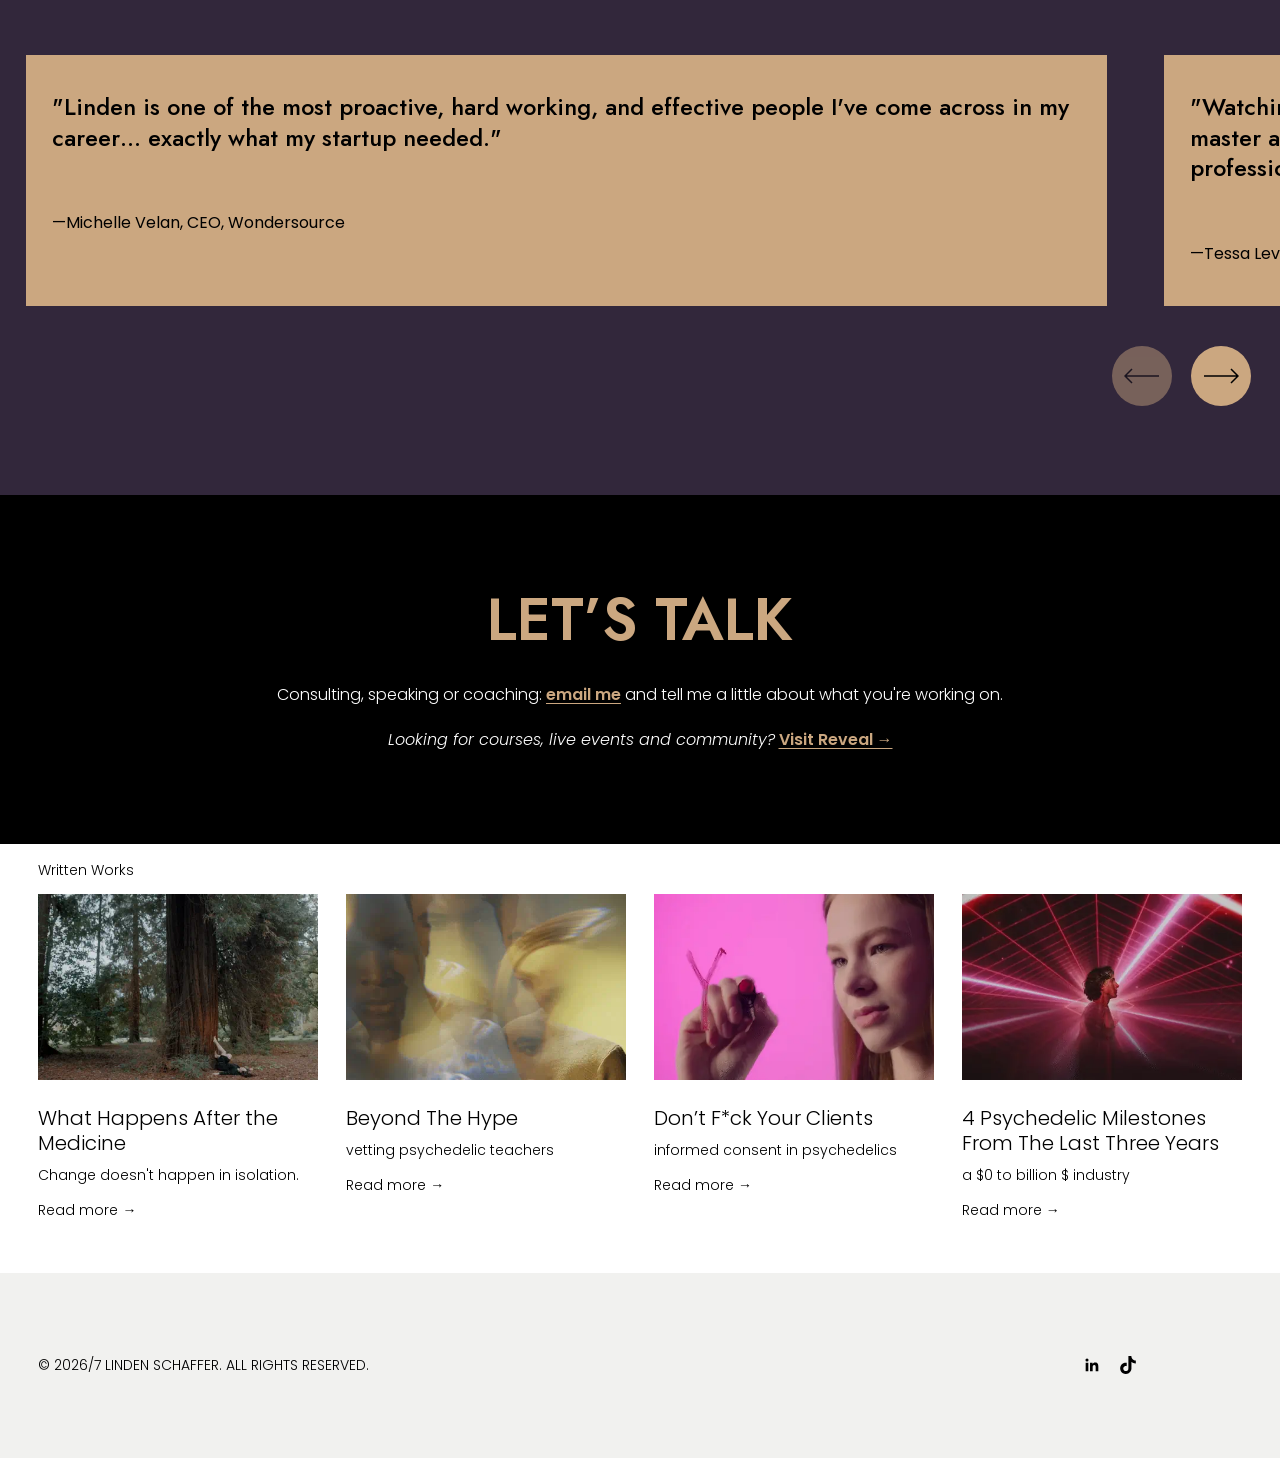
<file: home/index.html>
<!doctype html>
<html lang="en">
<head>
  <meta charset="utf-8">
  <title>Redirecting…</title>
  <meta name="robots" content="noindex">
  <link rel="canonical" href="https://www.lindenschaffer.com/">
  <meta http-equiv="refresh" content="0; url=../">
  <script>location.replace("../" + location.hash)</script>
</head>
<body>
  <p>This page has moved: <a href="../">go to the home page</a>.</p>
</body>
</html>
</file>
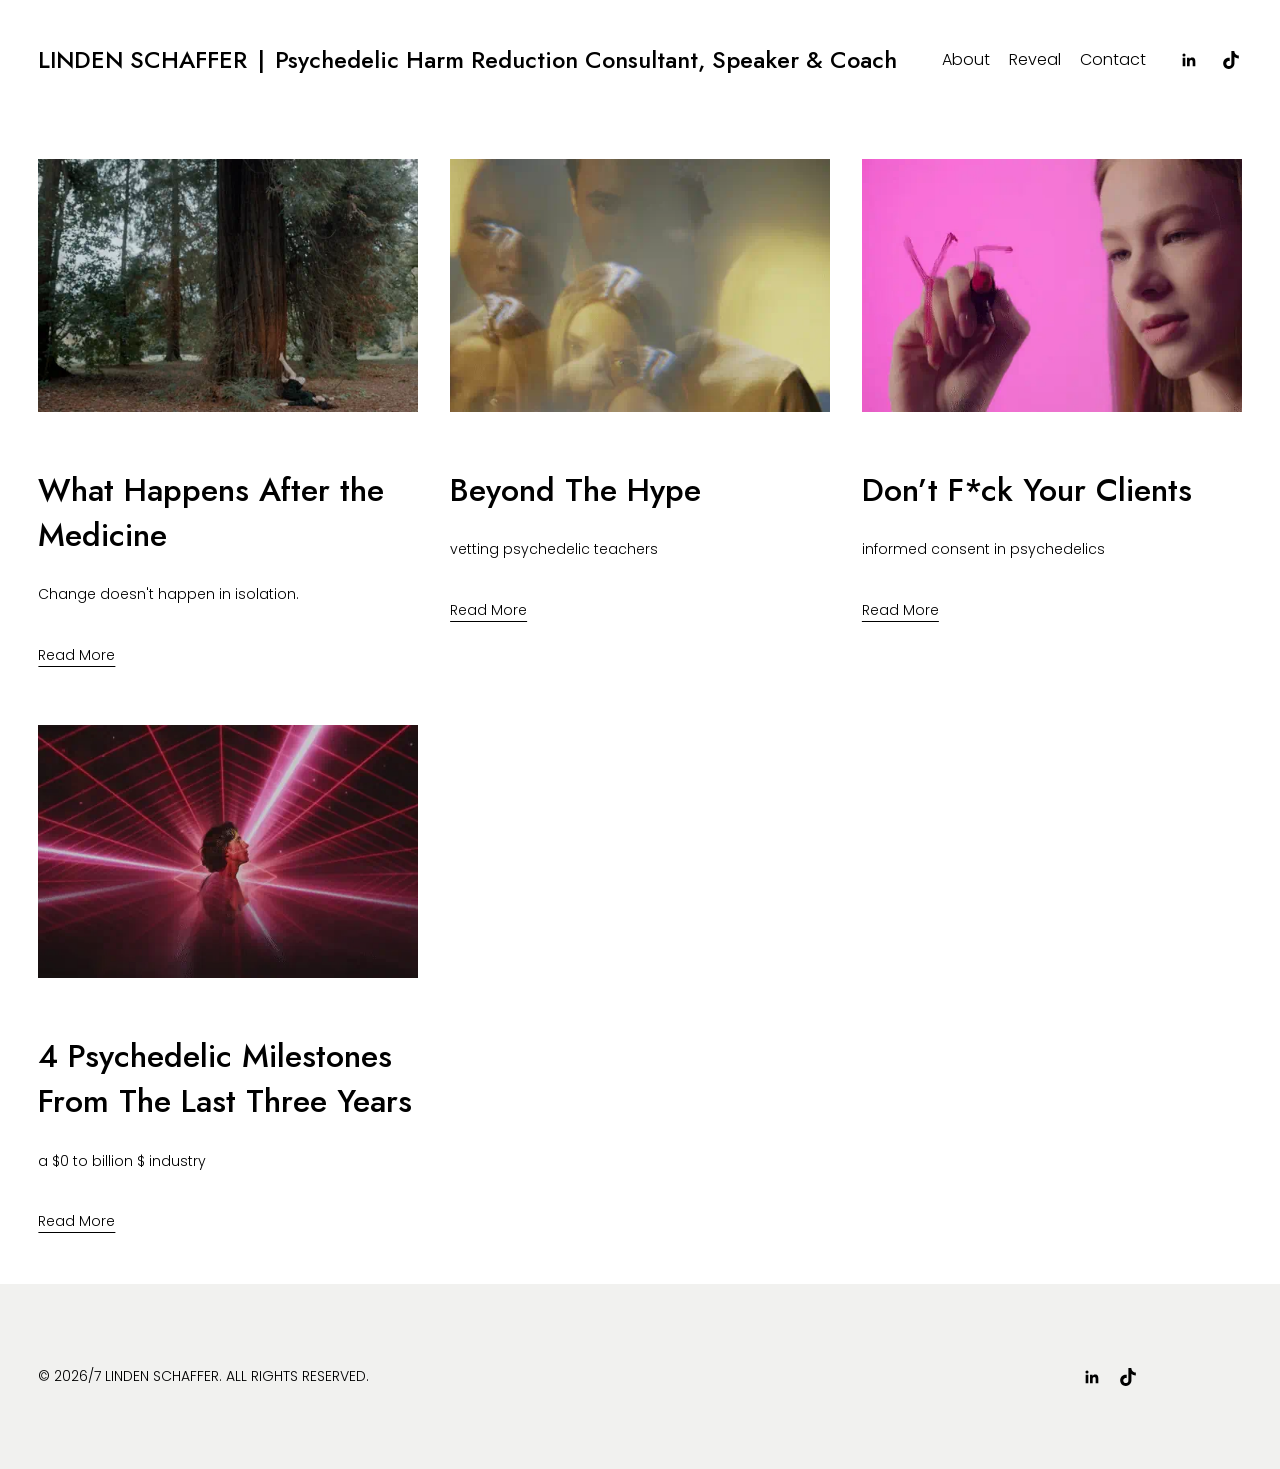
<file: psychedelic-articles/index.html>
<!doctype html>
<html lang="en">
<head>
  <meta charset="utf-8">
  <meta name="viewport" content="width=device-width, initial-scale=1">
  <title>Psychedelic Articles — LINDEN SCHAFFER | Psychedelic Harm Reduction Consultant, Speaker &amp; Coach</title>
  <link rel="canonical" href="https://www.lindenschaffer.com/psychedelic-articles/">
  <meta property="og:site_name" content="LINDEN SCHAFFER">
  <meta property="og:title" content="Psychedelic Articles — LINDEN SCHAFFER | Psychedelic Harm Reduction Consultant, Speaker &amp; Coach">
  <meta property="og:type" content="website">
  <meta property="og:url" content="https://www.lindenschaffer.com/psychedelic-articles/">
  <meta property="og:image" content="https://www.lindenschaffer.com/images/hero-psychedelic-science.jpg">
  <meta name="twitter:card" content="summary_large_image">
  <link rel="icon" href="../favicon.ico" sizes="48x48">
  <link rel="icon" href="../favicon.png" type="image/png">
  <link rel="apple-touch-icon" href="../apple-touch-icon.png">
  <link rel="preload" href="../fonts/jost.woff2" as="font" type="font/woff2" crossorigin>
  <link rel="preload" href="../fonts/poppins-300.woff2" as="font" type="font/woff2" crossorigin>
  <link rel="stylesheet" href="../css/style.css">
  <script src="../js/site.js" defer></script>
</head>
<body>
  <a class="skip-link" href="#main">Skip to content</a>

  <header class="site-header">
    <a class="site-title" href="../">LINDEN SCHAFFER<span class="sep"> | </span><span class="tagline">Psychedelic Harm Reduction Consultant, Speaker &amp; Coach</span></a>
    <button class="menu-toggle" type="button" aria-expanded="false" aria-controls="site-nav" aria-label="Open menu"><svg viewBox="0 0 28 28" aria-hidden="true" fill="none" stroke="currentColor" stroke-width="1.5"><path d="M3 8h22M3 14h22M3 20h22"/></svg></button>
    <nav class="site-nav" id="site-nav" aria-label="Main">
      <ul>
        <li><a href="../about/">About</a></li>
        <li><a href="https://www.revealcommunity.world/" target="_blank" rel="noopener">Reveal</a></li>
        <li><a href="mailto:linden@revealcommunity.world">Contact</a></li>
      </ul>
      <ul class="social">
        <li><a href="https://www.linkedin.com/in/linden-schaffer" target="_blank" rel="noopener" aria-label="LinkedIn"><svg viewBox="0 0 24 24" aria-hidden="true"><path d="M20.45 20.45h-3.56v-5.57c0-1.33-.02-3.04-1.85-3.04-1.85 0-2.14 1.45-2.14 2.94v5.67H9.35V9h3.41v1.56h.05c.48-.9 1.64-1.85 3.37-1.85 3.6 0 4.27 2.37 4.27 5.46v6.28zM5.34 7.43a2.06 2.06 0 1 1 0-4.13 2.06 2.06 0 0 1 0 4.13zM7.12 20.45H3.56V9h3.56v11.45z"/></svg></a></li>
        <li><a href="https://www.tiktok.com/@reveal_community" target="_blank" rel="noopener" aria-label="TikTok"><svg viewBox="0 0 24 24" aria-hidden="true"><path d="M12.53.02C13.84 0 15.14.01 16.44 0c.08 1.53.63 3.09 1.75 4.17 1.12 1.11 2.7 1.62 4.24 1.79v4.03c-1.44-.05-2.89-.35-4.2-.97-.57-.26-1.1-.59-1.62-.93-.01 2.92.01 5.84-.02 8.75-.08 1.4-.54 2.79-1.35 3.94-1.31 1.92-3.58 3.17-5.91 3.21-1.43.08-2.86-.31-4.08-1.03-2.02-1.19-3.44-3.37-3.65-5.71-.02-.5-.03-1-.01-1.49.18-1.9 1.12-3.72 2.58-4.96 1.66-1.44 3.98-2.13 6.15-1.72.02 1.48-.04 2.96-.04 4.44-.99-.32-2.15-.23-3.02.37-.63.41-1.11 1.04-1.36 1.75-.21.51-.15 1.07-.14 1.61.24 1.64 1.82 3.02 3.5 2.87 1.12-.01 2.19-.66 2.77-1.61.19-.33.4-.67.41-1.06.1-1.79.06-3.57.07-5.36.01-4.03-.01-8.05.02-12.07z"/></svg></a></li>
      </ul>
    </nav>
  </header>

  <main id="main">
    <section class="listing" aria-label="Articles">
      <h1 class="visually-hidden">Written Works</h1>
    <ul class="cards">
      <li class="card">
        <a href="../psychedelic-articles/psychedeliccommunity/" tabindex="-1" aria-hidden="true"><img src="../images/psychedeliccommunity.webp" alt="" width="600" height="316" loading="lazy" decoding="async"></a>
        <h2><a href="../psychedelic-articles/psychedeliccommunity/">What Happens After the Medicine</a></h2>
        <p>Change doesn't happen in isolation.</p>
        <a class="more" href="../psychedelic-articles/psychedeliccommunity/">Read More</a>
      </li>
      <li class="card">
        <a href="../psychedelic-articles/vettingguides/" tabindex="-1" aria-hidden="true"><img src="../images/vettingguides.webp" alt="" width="600" height="316" loading="lazy" decoding="async"></a>
        <h2><a href="../psychedelic-articles/vettingguides/">Beyond The Hype</a></h2>
        <p>vetting psychedelic teachers</p>
        <a class="more" href="../psychedelic-articles/vettingguides/">Read More</a>
      </li>
      <li class="card">
        <a href="../psychedelic-articles/informedconsent/" tabindex="-1" aria-hidden="true"><img src="../images/informedconsent.webp" alt="" width="600" height="316" loading="lazy" decoding="async"></a>
        <h2><a href="../psychedelic-articles/informedconsent/">Don’t F*ck Your Clients</a></h2>
        <p>informed consent in psychedelics</p>
        <a class="more" href="../psychedelic-articles/informedconsent/">Read More</a>
      </li>
      <li class="card">
        <a href="../psychedelic-articles/psychedeliclearnings/" tabindex="-1" aria-hidden="true"><img src="../images/psychedeliclearnings.webp" alt="" width="600" height="316" loading="lazy" decoding="async"></a>
        <h2><a href="../psychedelic-articles/psychedeliclearnings/">4 Psychedelic Milestones From The Last Three Years</a></h2>
        <p>a $0 to billion $ industry</p>
        <a class="more" href="../psychedelic-articles/psychedeliclearnings/">Read More</a>
      </li>
    </ul>
    </section>
  </main>

  <footer class="site-footer">
    <p>© 2026/7 LINDEN SCHAFFER. ALL RIGHTS RESERVED.</p>
    <ul class="social">
        <li><a href="https://www.linkedin.com/in/linden-schaffer" target="_blank" rel="noopener" aria-label="LinkedIn"><svg viewBox="0 0 24 24" aria-hidden="true"><path d="M20.45 20.45h-3.56v-5.57c0-1.33-.02-3.04-1.85-3.04-1.85 0-2.14 1.45-2.14 2.94v5.67H9.35V9h3.41v1.56h.05c.48-.9 1.64-1.85 3.37-1.85 3.6 0 4.27 2.37 4.27 5.46v6.28zM5.34 7.43a2.06 2.06 0 1 1 0-4.13 2.06 2.06 0 0 1 0 4.13zM7.12 20.45H3.56V9h3.56v11.45z"/></svg></a></li>
        <li><a href="https://www.tiktok.com/@reveal_community" target="_blank" rel="noopener" aria-label="TikTok"><svg viewBox="0 0 24 24" aria-hidden="true"><path d="M12.53.02C13.84 0 15.14.01 16.44 0c.08 1.53.63 3.09 1.75 4.17 1.12 1.11 2.7 1.62 4.24 1.79v4.03c-1.44-.05-2.89-.35-4.2-.97-.57-.26-1.1-.59-1.62-.93-.01 2.92.01 5.84-.02 8.75-.08 1.4-.54 2.79-1.35 3.94-1.31 1.92-3.58 3.17-5.91 3.21-1.43.08-2.86-.31-4.08-1.03-2.02-1.19-3.44-3.37-3.65-5.71-.02-.5-.03-1-.01-1.49.18-1.9 1.12-3.72 2.58-4.96 1.66-1.44 3.98-2.13 6.15-1.72.02 1.48-.04 2.96-.04 4.44-.99-.32-2.15-.23-3.02.37-.63.41-1.11 1.04-1.36 1.75-.21.51-.15 1.07-.14 1.61.24 1.64 1.82 3.02 3.5 2.87 1.12-.01 2.19-.66 2.77-1.61.19-.33.4-.67.41-1.06.1-1.79.06-3.57.07-5.36.01-4.03-.01-8.05.02-12.07z"/></svg></a></li>
      </ul>
  </footer>
</body>
</html>
</file>
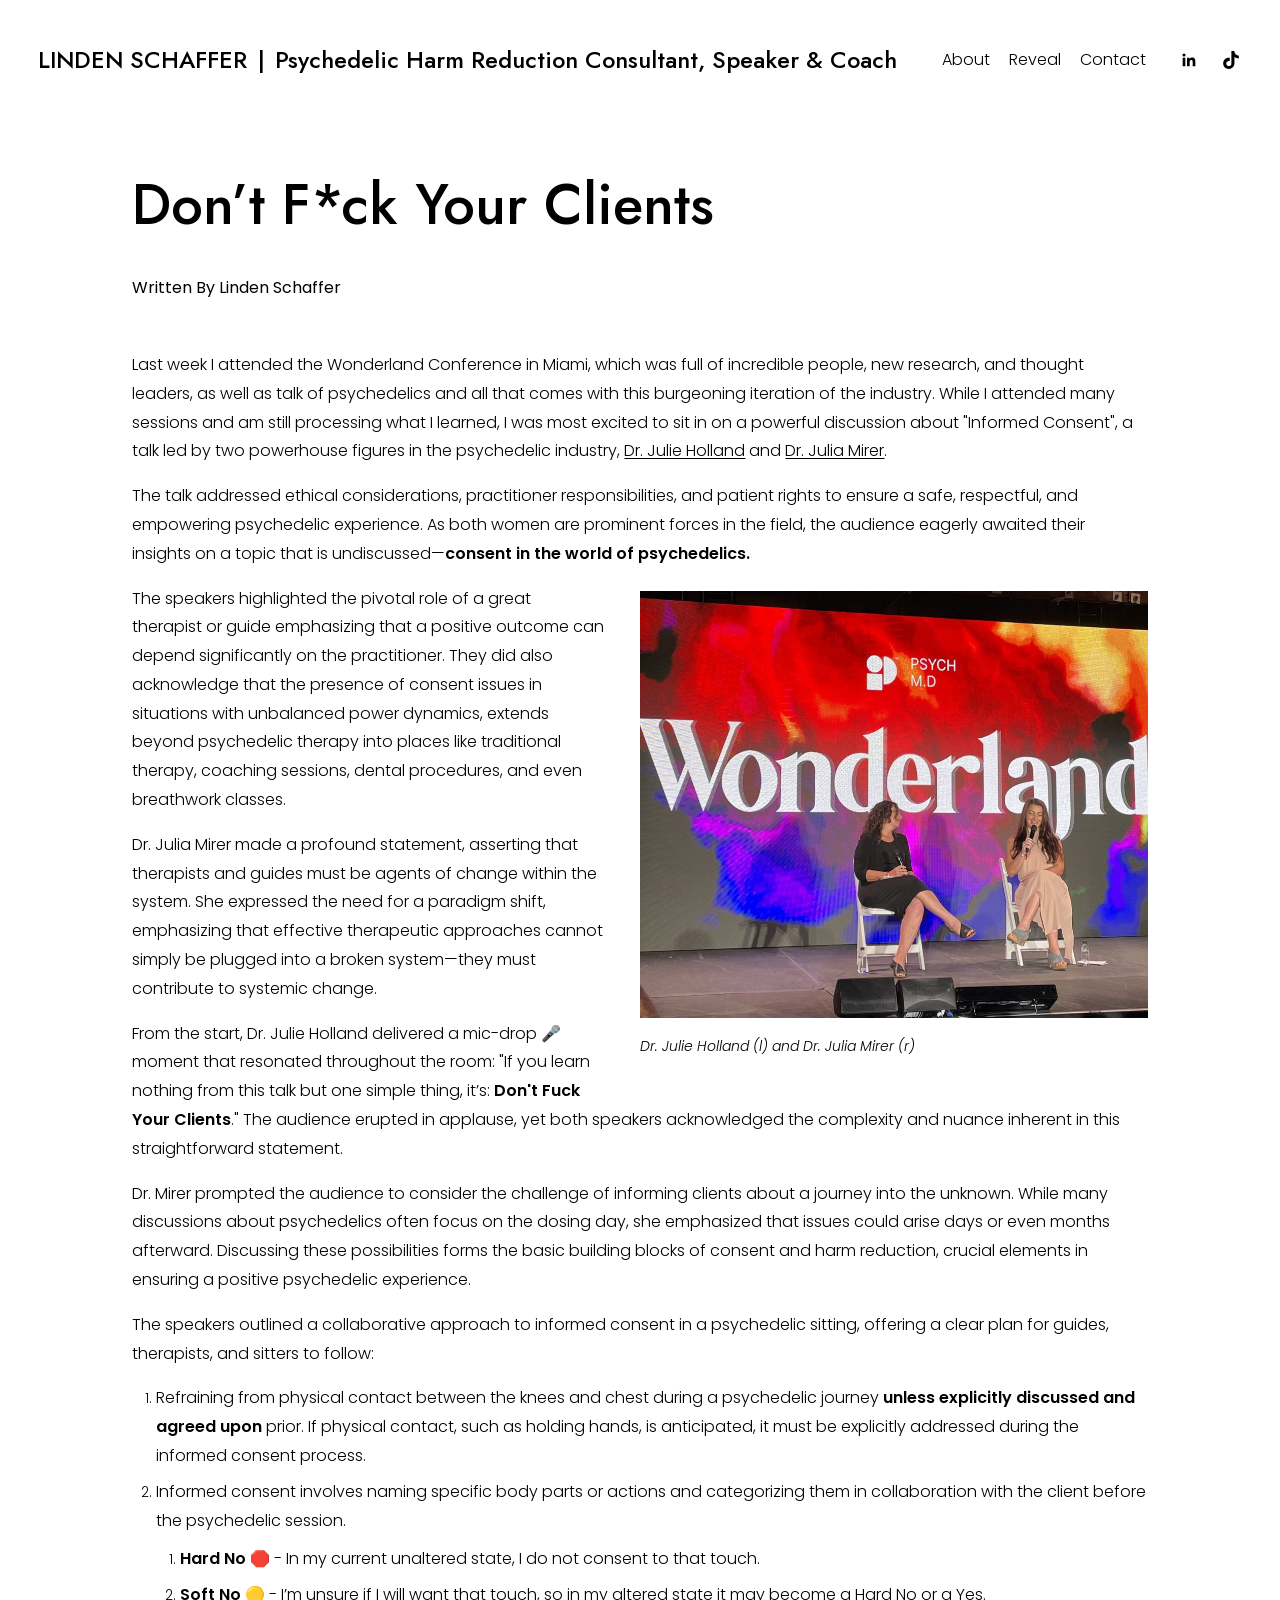
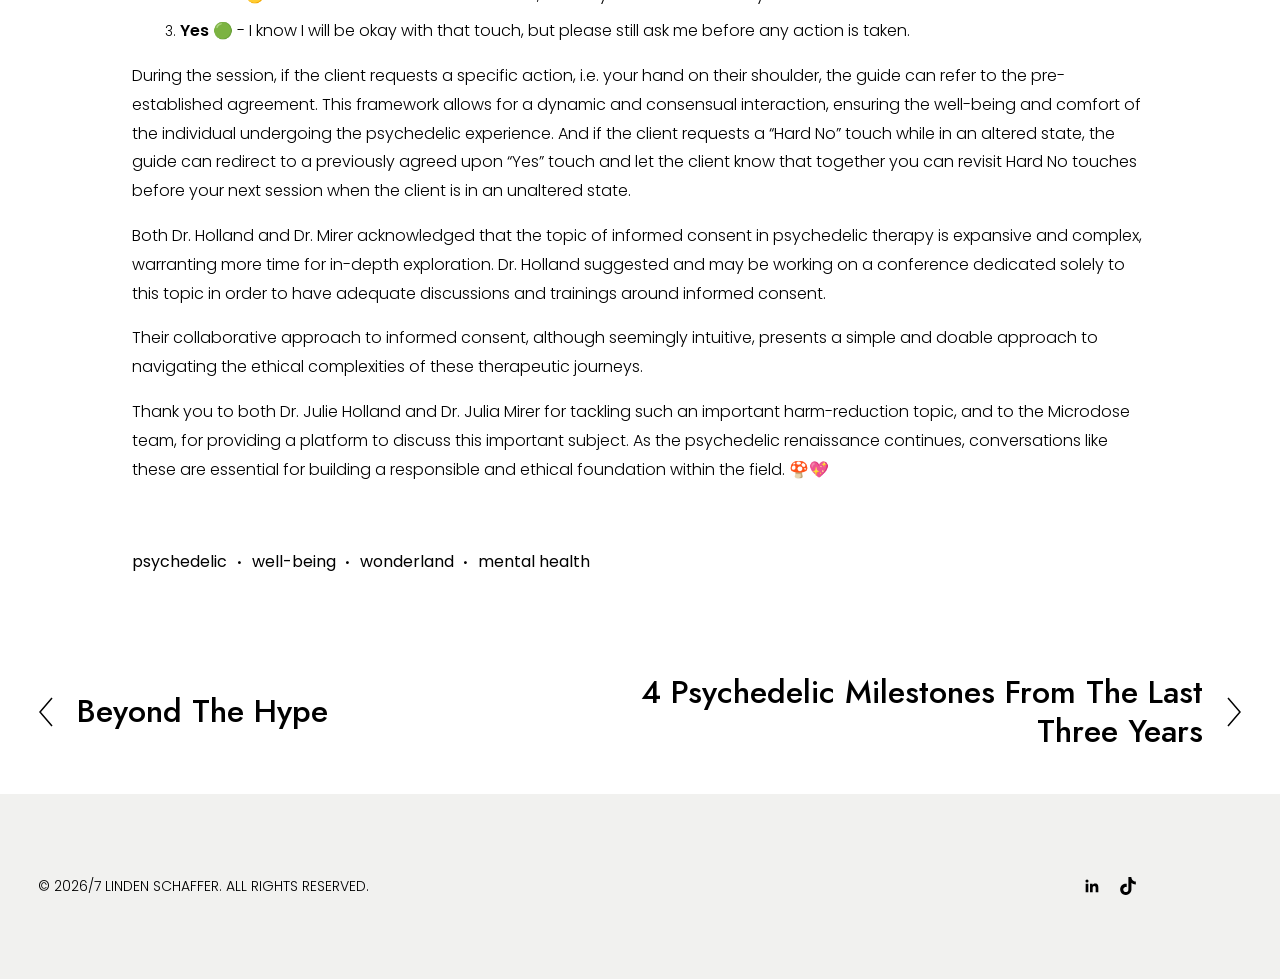
<file: book-articles/informedconsent/index.html>
<!doctype html>
<html lang="en">
<head>
  <meta charset="utf-8">
  <title>Redirecting…</title>
  <meta name="robots" content="noindex">
  <link rel="canonical" href="https://www.lindenschaffer.com/psychedelic-articles/informedconsent/">
  <meta http-equiv="refresh" content="0; url=../../psychedelic-articles/informedconsent/">
  <script>location.replace("../../psychedelic-articles/informedconsent/" + location.hash)</script>
</head>
<body>
  <p>This page has moved: <a href="../../psychedelic-articles/informedconsent/">Don’t F*ck Your Clients</a>.</p>
</body>
</html>
</file>
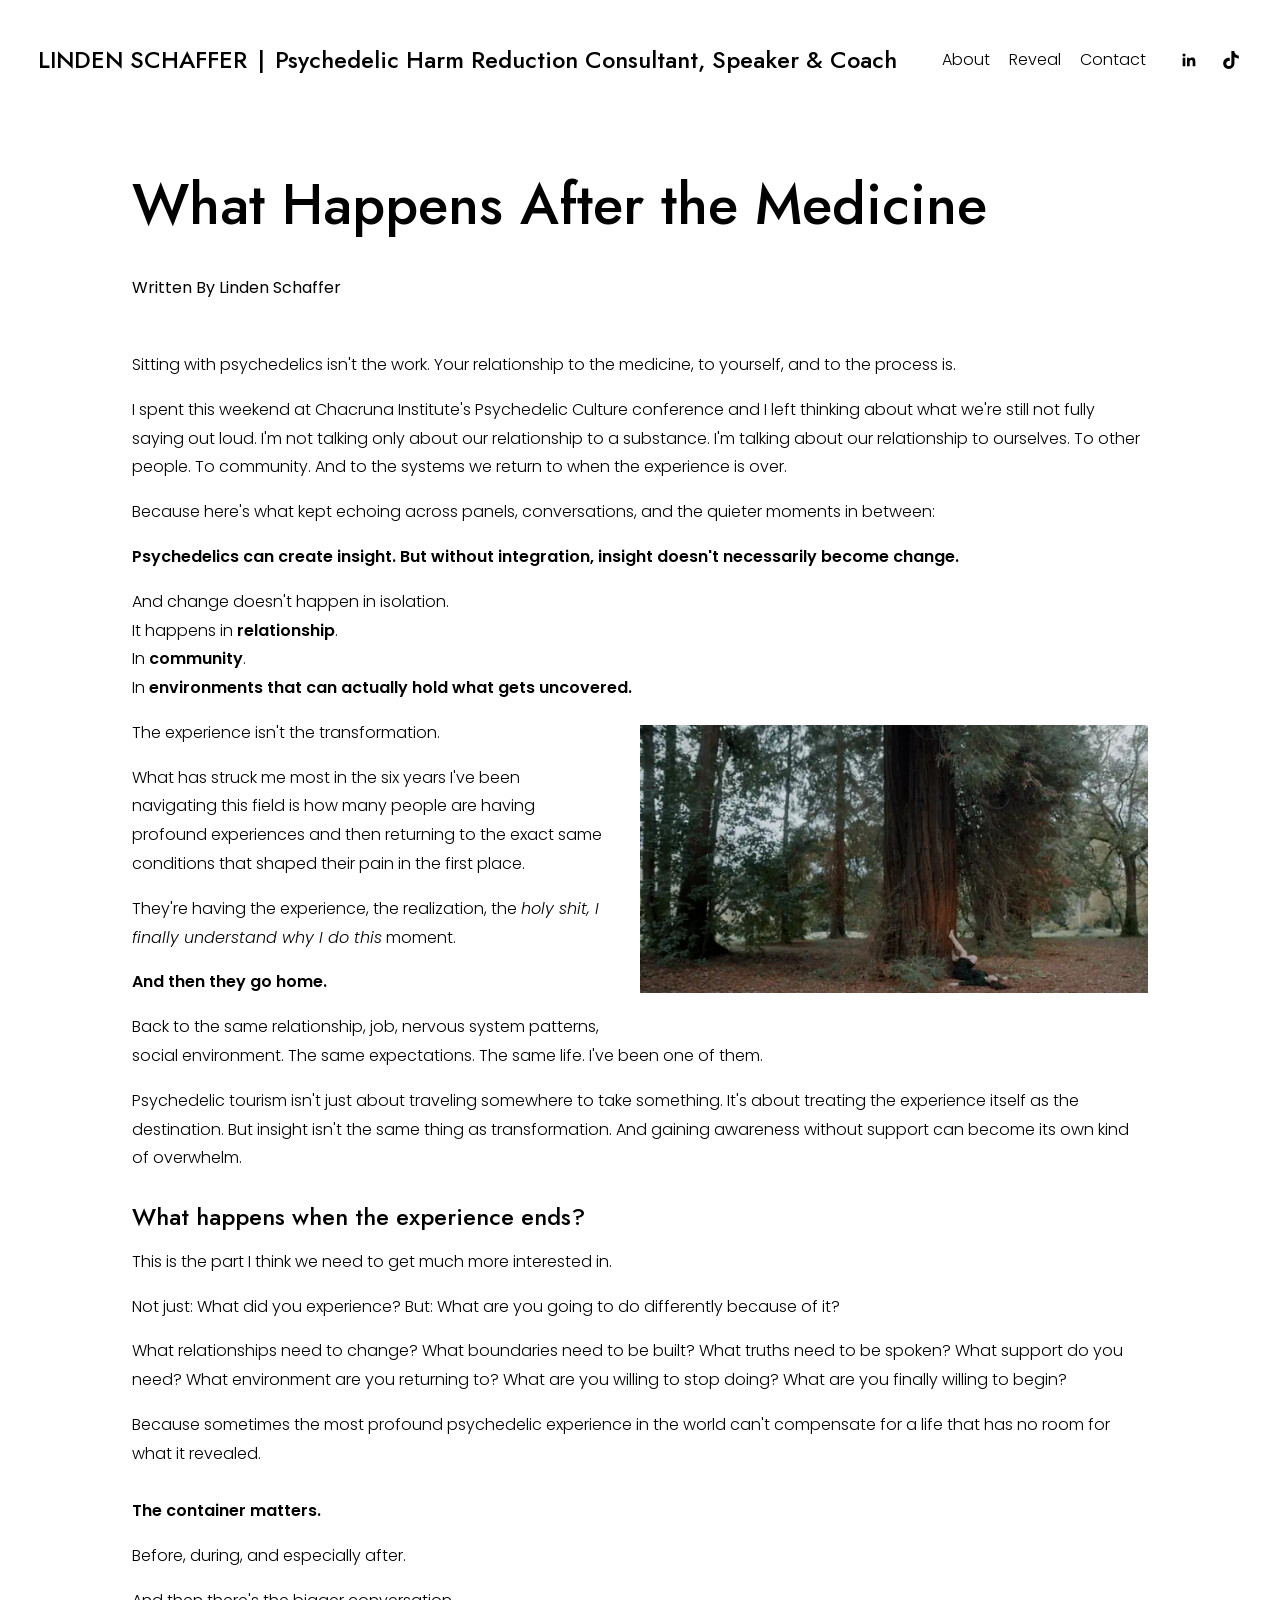
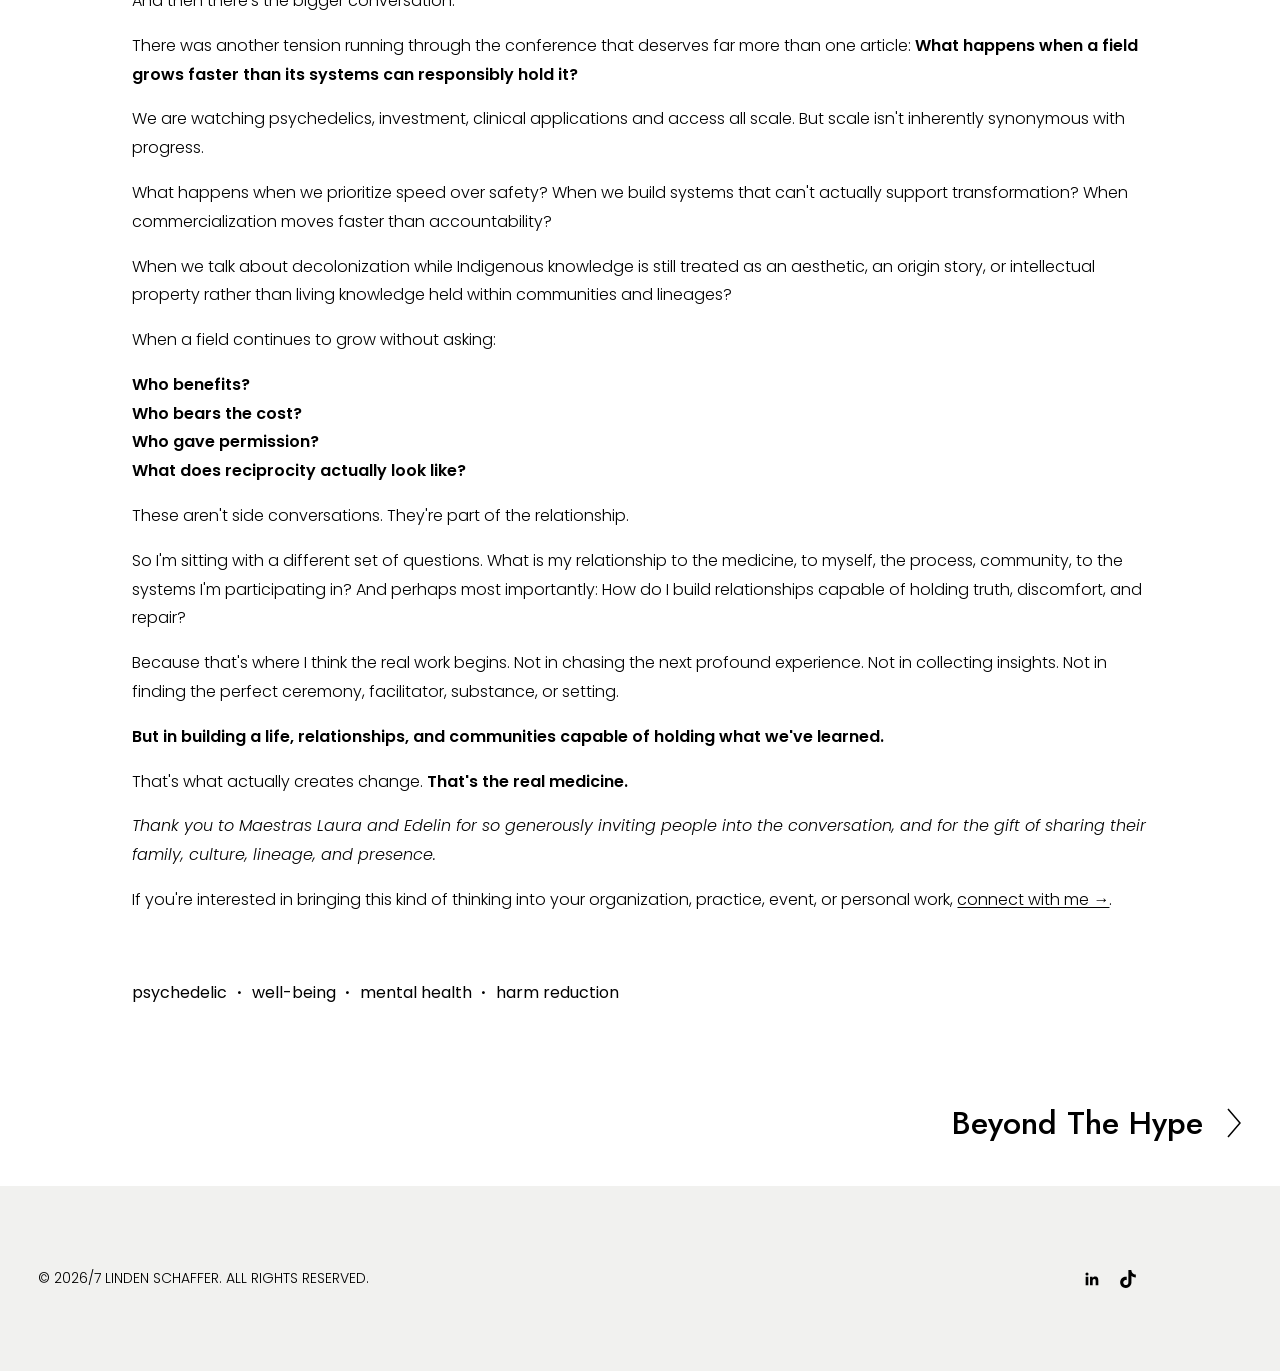
<file: book-articles/psychedeliccommunity/index.html>
<!doctype html>
<html lang="en">
<head>
  <meta charset="utf-8">
  <title>Redirecting…</title>
  <meta name="robots" content="noindex">
  <link rel="canonical" href="https://www.lindenschaffer.com/psychedelic-articles/psychedeliccommunity/">
  <meta http-equiv="refresh" content="0; url=../../psychedelic-articles/psychedeliccommunity/">
  <script>location.replace("../../psychedelic-articles/psychedeliccommunity/" + location.hash)</script>
</head>
<body>
  <p>This page has moved: <a href="../../psychedelic-articles/psychedeliccommunity/">What Happens After the Medicine</a>.</p>
</body>
</html>
</file>
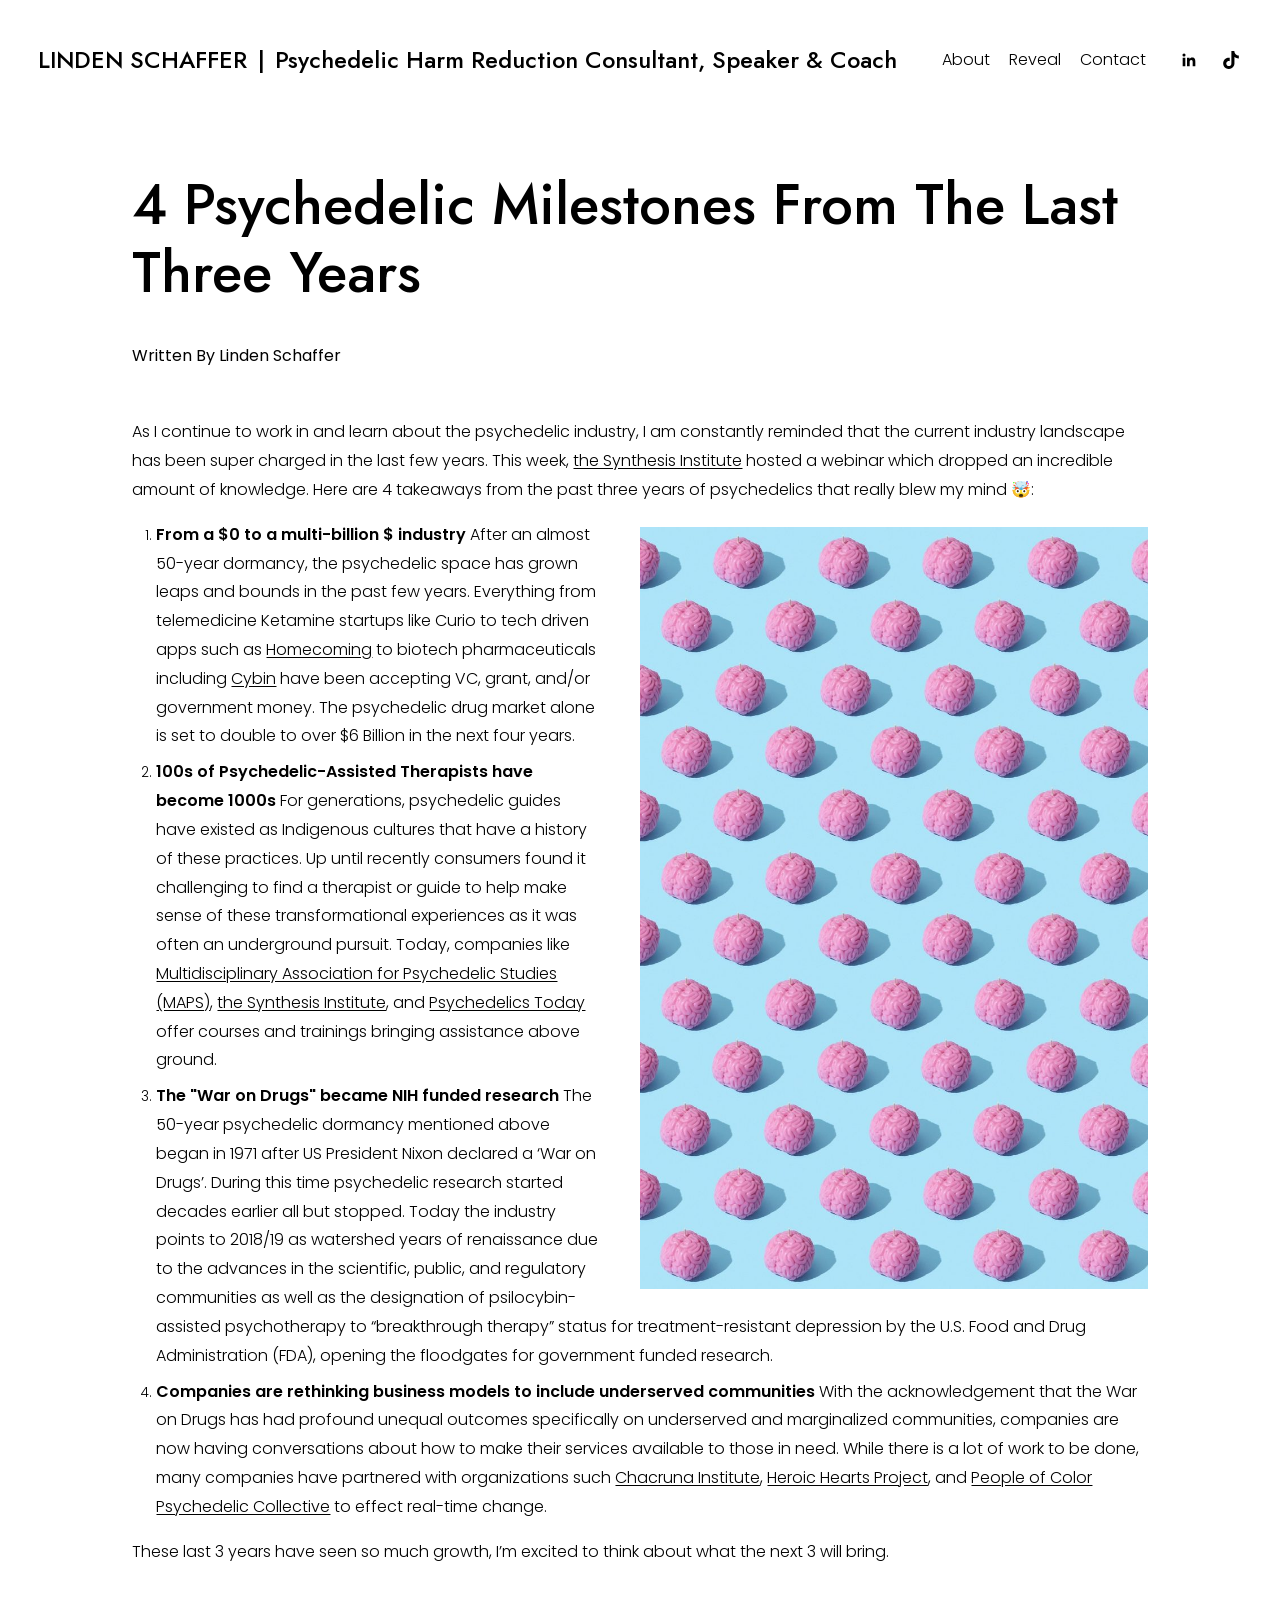
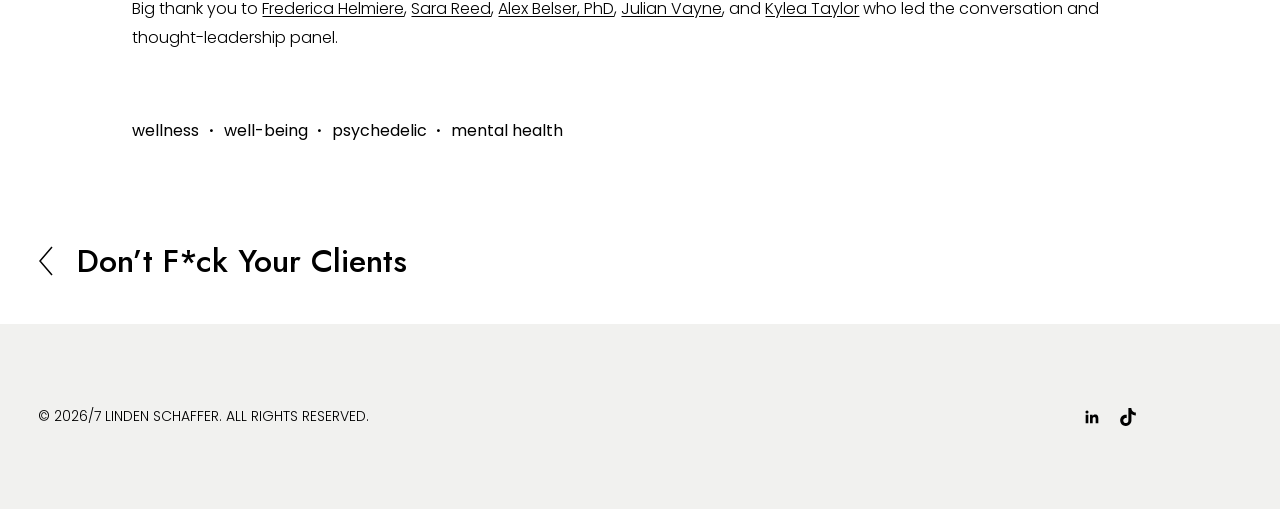
<file: book-articles/psychedeliclearnings/index.html>
<!doctype html>
<html lang="en">
<head>
  <meta charset="utf-8">
  <title>Redirecting…</title>
  <meta name="robots" content="noindex">
  <link rel="canonical" href="https://www.lindenschaffer.com/psychedelic-articles/psychedeliclearnings/">
  <meta http-equiv="refresh" content="0; url=../../psychedelic-articles/psychedeliclearnings/">
  <script>location.replace("../../psychedelic-articles/psychedeliclearnings/" + location.hash)</script>
</head>
<body>
  <p>This page has moved: <a href="../../psychedelic-articles/psychedeliclearnings/">4 Psychedelic Milestones From The Last Three Years</a>.</p>
</body>
</html>
</file>
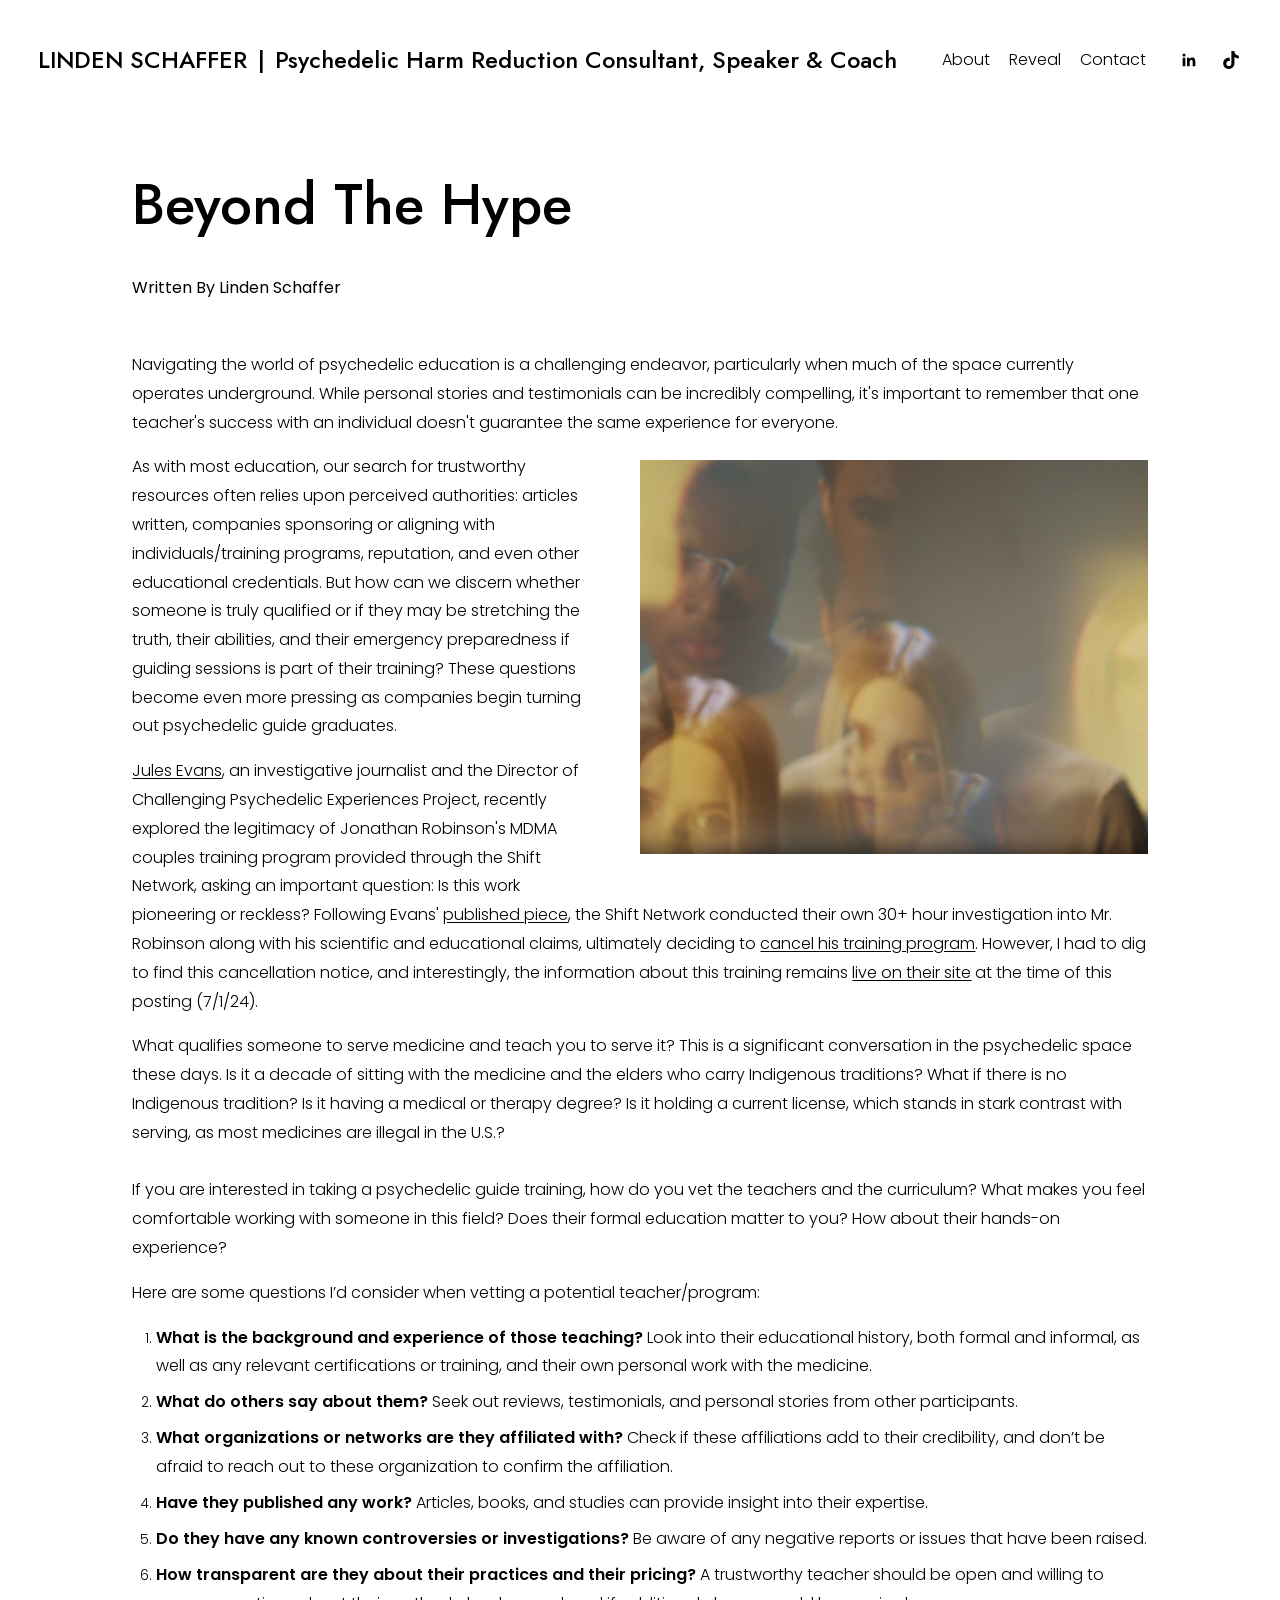
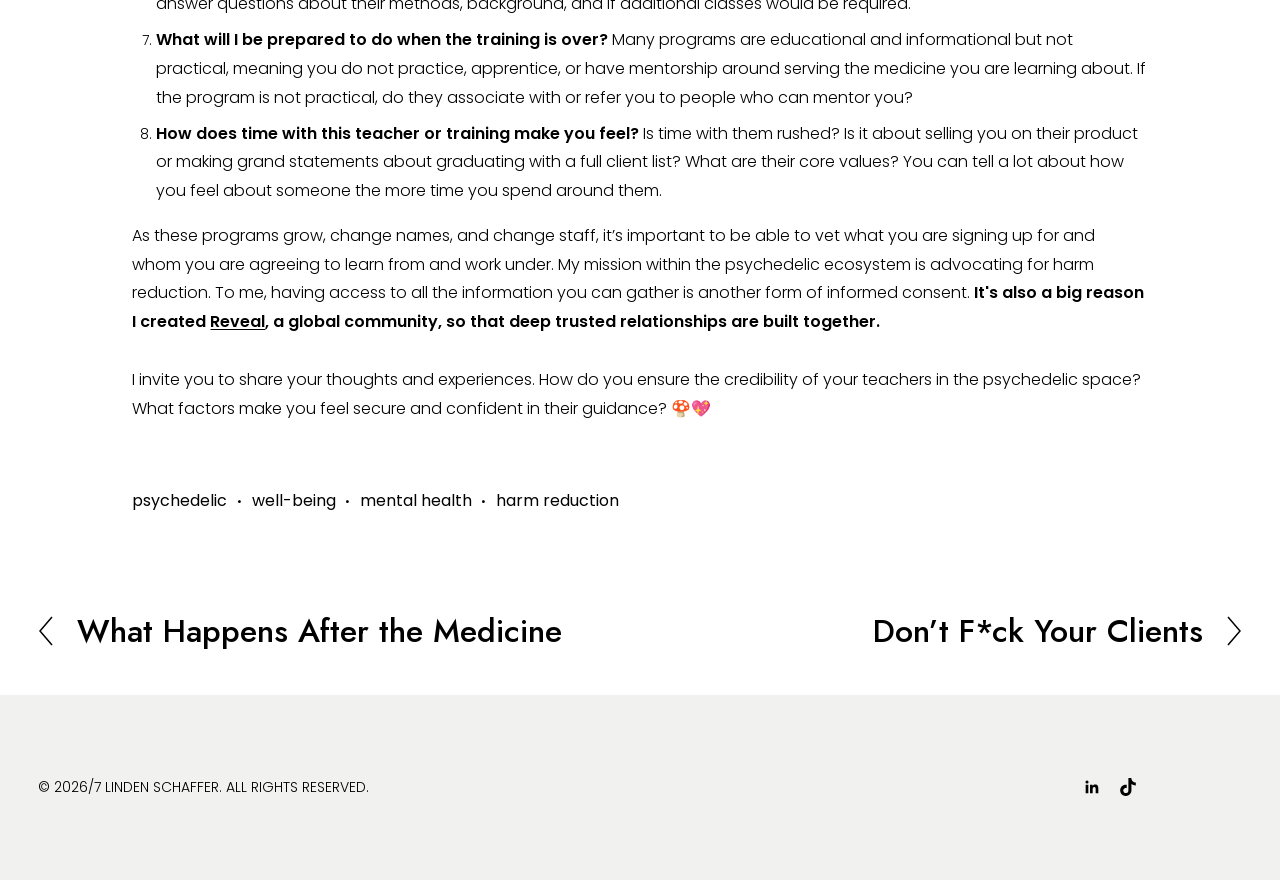
<file: book-articles/vettingguides/index.html>
<!doctype html>
<html lang="en">
<head>
  <meta charset="utf-8">
  <title>Redirecting…</title>
  <meta name="robots" content="noindex">
  <link rel="canonical" href="https://www.lindenschaffer.com/psychedelic-articles/vettingguides/">
  <meta http-equiv="refresh" content="0; url=../../psychedelic-articles/vettingguides/">
  <script>location.replace("../../psychedelic-articles/vettingguides/" + location.hash)</script>
</head>
<body>
  <p>This page has moved: <a href="../../psychedelic-articles/vettingguides/">Beyond The Hype</a>.</p>
</body>
</html>
</file>
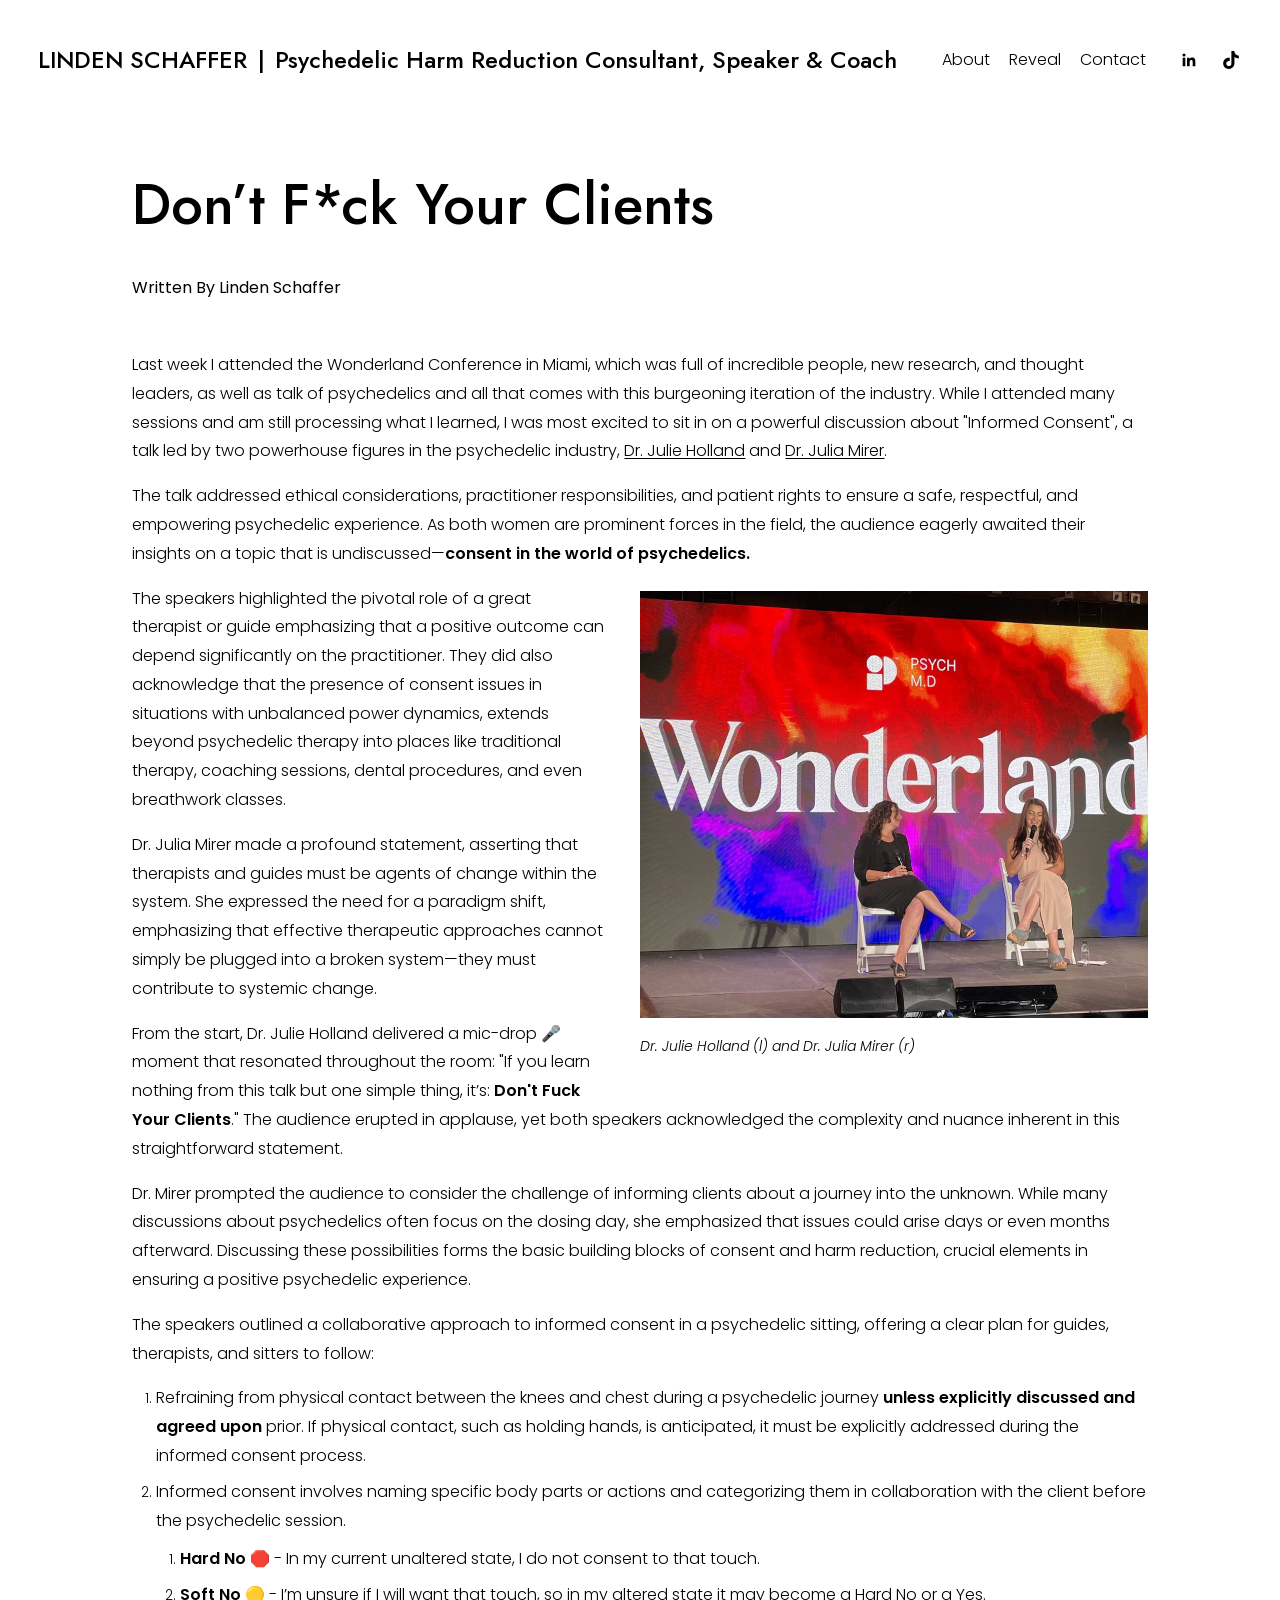
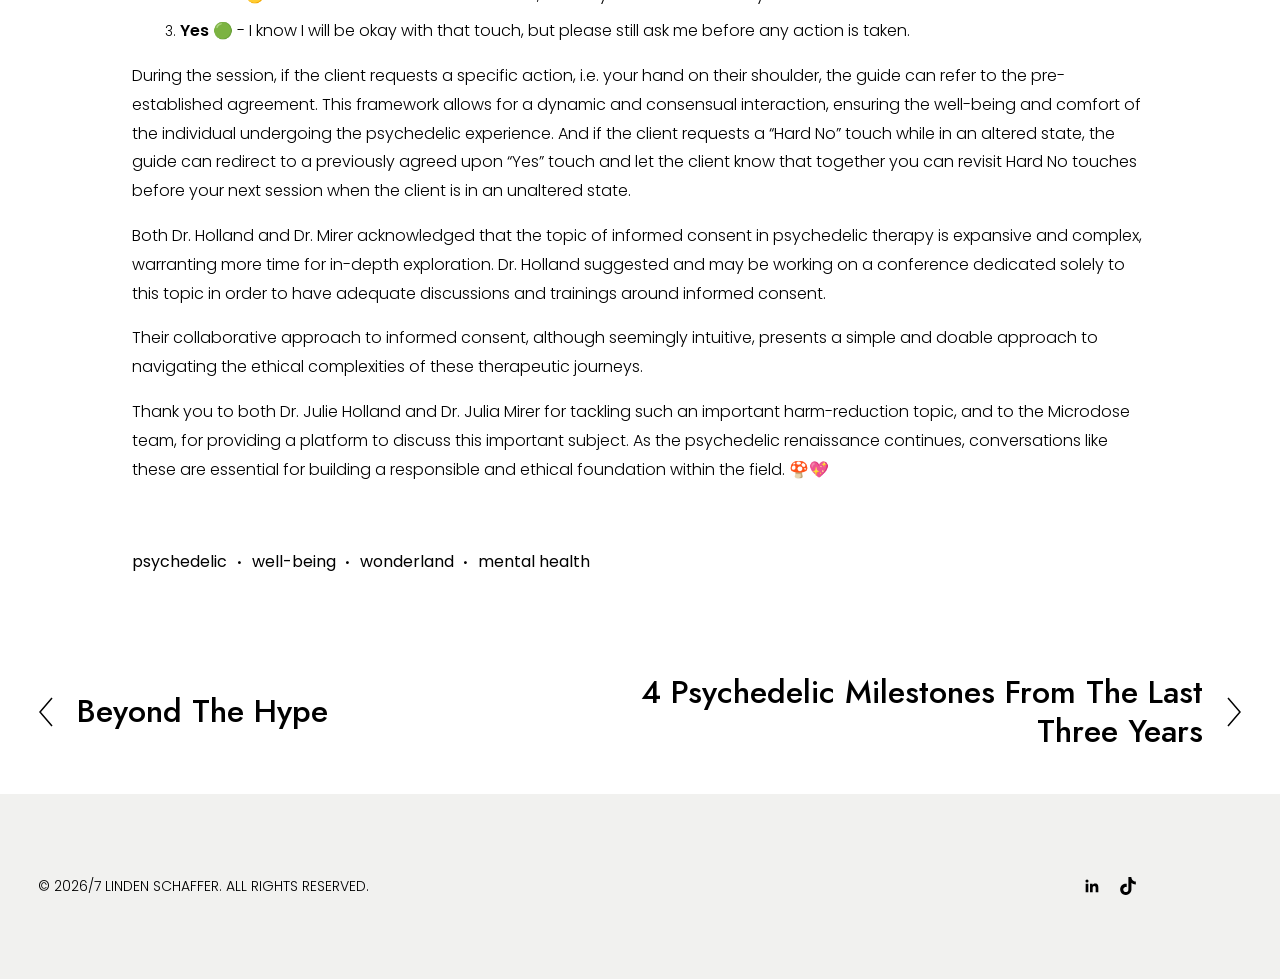
<file: psychedelic-articles/informedconsent/index.html>
<!doctype html>
<html lang="en">
<head>
  <meta charset="utf-8">
  <meta name="viewport" content="width=device-width, initial-scale=1">
  <title>Don’t F*ck Your Clients — LINDEN SCHAFFER | Psychedelic Harm Reduction Consultant, Speaker &amp; Coach</title>
  <meta name="description" content="informed consent in psychedelics">
  <link rel="canonical" href="https://www.lindenschaffer.com/psychedelic-articles/informedconsent/">
  <meta property="og:site_name" content="LINDEN SCHAFFER">
  <meta property="og:title" content="Don’t F*ck Your Clients — LINDEN SCHAFFER | Psychedelic Harm Reduction Consultant, Speaker &amp; Coach">
  <meta property="og:type" content="article">
  <meta property="og:url" content="https://www.lindenschaffer.com/psychedelic-articles/informedconsent/">
  <meta property="og:image" content="https://www.lindenschaffer.com/images/share-informedconsent.jpg">
  <meta property="og:description" content="informed consent in psychedelics">
  <meta name="twitter:card" content="summary_large_image">
  <link rel="icon" href="../../favicon.ico" sizes="48x48">
  <link rel="icon" href="../../favicon.png" type="image/png">
  <link rel="apple-touch-icon" href="../../apple-touch-icon.png">
  <link rel="preload" href="../../fonts/jost.woff2" as="font" type="font/woff2" crossorigin>
  <link rel="preload" href="../../fonts/poppins-300.woff2" as="font" type="font/woff2" crossorigin>
  <link rel="stylesheet" href="../../css/style.css">
  <meta property="article:published_time" content="2023-11-15">
  <script src="../../js/site.js" defer></script>
</head>
<body>
  <a class="skip-link" href="#main">Skip to content</a>

  <header class="site-header">
    <a class="site-title" href="../../">LINDEN SCHAFFER<span class="sep"> | </span><span class="tagline">Psychedelic Harm Reduction Consultant, Speaker &amp; Coach</span></a>
    <button class="menu-toggle" type="button" aria-expanded="false" aria-controls="site-nav" aria-label="Open menu"><svg viewBox="0 0 28 28" aria-hidden="true" fill="none" stroke="currentColor" stroke-width="1.5"><path d="M3 8h22M3 14h22M3 20h22"/></svg></button>
    <nav class="site-nav" id="site-nav" aria-label="Main">
      <ul>
        <li><a href="../../about/">About</a></li>
        <li><a href="https://www.revealcommunity.world/" target="_blank" rel="noopener">Reveal</a></li>
        <li><a href="mailto:linden@revealcommunity.world">Contact</a></li>
      </ul>
      <ul class="social">
        <li><a href="https://www.linkedin.com/in/linden-schaffer" target="_blank" rel="noopener" aria-label="LinkedIn"><svg viewBox="0 0 24 24" aria-hidden="true"><path d="M20.45 20.45h-3.56v-5.57c0-1.33-.02-3.04-1.85-3.04-1.85 0-2.14 1.45-2.14 2.94v5.67H9.35V9h3.41v1.56h.05c.48-.9 1.64-1.85 3.37-1.85 3.6 0 4.27 2.37 4.27 5.46v6.28zM5.34 7.43a2.06 2.06 0 1 1 0-4.13 2.06 2.06 0 0 1 0 4.13zM7.12 20.45H3.56V9h3.56v11.45z"/></svg></a></li>
        <li><a href="https://www.tiktok.com/@reveal_community" target="_blank" rel="noopener" aria-label="TikTok"><svg viewBox="0 0 24 24" aria-hidden="true"><path d="M12.53.02C13.84 0 15.14.01 16.44 0c.08 1.53.63 3.09 1.75 4.17 1.12 1.11 2.7 1.62 4.24 1.79v4.03c-1.44-.05-2.89-.35-4.2-.97-.57-.26-1.1-.59-1.62-.93-.01 2.92.01 5.84-.02 8.75-.08 1.4-.54 2.79-1.35 3.94-1.31 1.92-3.58 3.17-5.91 3.21-1.43.08-2.86-.31-4.08-1.03-2.02-1.19-3.44-3.37-3.65-5.71-.02-.5-.03-1-.01-1.49.18-1.9 1.12-3.72 2.58-4.96 1.66-1.44 3.98-2.13 6.15-1.72.02 1.48-.04 2.96-.04 4.44-.99-.32-2.15-.23-3.02.37-.63.41-1.11 1.04-1.36 1.75-.21.51-.15 1.07-.14 1.61.24 1.64 1.82 3.02 3.5 2.87 1.12-.01 2.19-.66 2.77-1.61.19-.33.4-.67.41-1.06.1-1.79.06-3.57.07-5.36.01-4.03-.01-8.05.02-12.07z"/></svg></a></li>
      </ul>
    </nav>
  </header>

  <main id="main">
    <article class="article">
      <h1>Don’t F*ck Your Clients</h1>
      <p class="byline">Written By Linden Schaffer</p>
      <div class="article-body">
        <p>Last week I attended the Wonderland Conference in Miami, which was full of incredible people, new research, and thought leaders, as well as talk of psychedelics and all that comes with this burgeoning iteration of the industry. While I attended many sessions and am still processing what I learned, I was most excited to sit in on a powerful discussion about "Informed Consent", a talk led by two powerhouse figures in the psychedelic industry, <a href="https://drholland.com" target="_blank" rel="noopener">Dr. Julie Holland</a> and <a href="https://www.linkedin.com/in/jmirermd/" target="_blank" rel="noopener">Dr. Julia Mirer</a>.</p>
        <p>The talk addressed ethical considerations, practitioner responsibilities, and patient rights to ensure a safe, respectful, and empowering psychedelic experience. As both women are prominent forces in the field, the audience eagerly awaited their insights on a topic that is undiscussed—<strong>consent in the world of psychedelics.</strong></p>
        <figure class="float-right">
         <img src="../../images/informedconsent-wonderland.jpg" alt="Dr. Julie Holland and Dr. Julia Mirer speaking on stage at the Wonderland conference" loading="lazy" decoding="async">
         <figcaption><p><em>Dr. Julie Holland (l) and Dr. Julia Mirer (r)</em></p>
        </figcaption>
        </figure>
         <p>The speakers highlighted the pivotal role of a great therapist or guide emphasizing that a positive outcome can depend significantly on the practitioner. They did also acknowledge that the presence of consent issues in situations with unbalanced power dynamics, extends beyond psychedelic therapy into places like traditional therapy, coaching sessions, dental procedures, and even breathwork classes.</p>
        <p>Dr. Julia Mirer made a profound statement, asserting that therapists and guides must be agents of change within the system. She expressed the need for a paradigm shift, emphasizing that effective therapeutic approaches cannot simply be plugged into a broken system—they must contribute to systemic change.</p>
        <p>From the start, Dr. Julie Holland delivered a mic-drop 🎤 moment that resonated throughout the room: "If you learn nothing from this talk but one simple thing, it’s: <strong>Don't Fuck Your Clients</strong>." The audience erupted in applause, yet both speakers acknowledged the complexity and nuance inherent in this straightforward statement.</p>
        <p>Dr. Mirer prompted the audience to consider the challenge of informing clients about a journey into the unknown. While many discussions about psychedelics often focus on the dosing day, she emphasized that issues could arise days or even months afterward. Discussing these possibilities forms the basic building blocks of consent and harm reduction, crucial elements in ensuring a positive psychedelic experience.</p>
        <p>The speakers outlined a collaborative approach to informed consent in a psychedelic sitting, offering a clear plan for guides, therapists, and sitters to follow:</p>
        <ol><li>Refraining from physical contact between the knees and chest during a psychedelic journey <strong>unless explicitly discussed and agreed upon</strong> prior. If physical contact, such as holding hands, is anticipated, it must be explicitly addressed during the informed consent process.</li>
        <li>Informed consent involves naming specific body parts or actions and categorizing them in collaboration with the client before the psychedelic session.<ol><li><strong>Hard No</strong> 🛑 - In my current unaltered state, I do not consent to that touch.</li>
        <li><strong>Soft No</strong> 🟡 - I’m unsure if I will want that touch, so in my altered state it may become a Hard No or a Yes.</li>
        <li><strong>Yes</strong> 🟢 - I know I will be okay with that touch, but please still ask me before any action is taken.</li>
        </ol></li>
        </ol>
         <p>During the session, if the client requests a specific action, i.e. your hand on their shoulder, the guide can refer to the pre-established agreement. This framework allows for a dynamic and consensual interaction, ensuring the well-being and comfort of the individual undergoing the psychedelic experience. And if the client requests a “Hard No” touch while in an altered state, the guide can redirect to a previously agreed upon “Yes” touch and let the client know that together you can revisit Hard No touches before your next session when the client is in an unaltered state.</p>
        <p>Both Dr. Holland and Dr. Mirer acknowledged that the topic of informed consent in psychedelic therapy is expansive and complex, warranting more time for in-depth exploration. Dr. Holland suggested and may be working on a conference dedicated solely to this topic in order to have adequate discussions and trainings around informed consent.</p>
        <p>Their collaborative approach to informed consent, although seemingly intuitive, presents a simple and doable approach to navigating the ethical complexities of these therapeutic journeys.</p>
        <p>Thank you to both Dr. Julie Holland and Dr. Julia Mirer for tackling such an important harm-reduction topic, and to the Microdose team, for providing a platform to discuss this important subject. As the psychedelic renaissance continues, conversations like these are essential for building a responsible and ethical foundation within the field. 🍄💖</p>
      </div>
      <ul class="tags" aria-label="Tags"><li>psychedelic</li><li>well-being</li><li>wonderland</li><li>mental health</li></ul>
    </article>
    <nav class="pager" aria-label="More articles">
      <a class="prev" href="../vettingguides/" rel="prev"><svg viewBox="0 0 16 30" aria-hidden="true" fill="none" stroke="currentColor" stroke-width="1.5"><path d="M14 1 2 15l12 14"/></svg><span>Beyond The Hype</span></a>
      <a class="next" href="../psychedeliclearnings/" rel="next"><span>4 Psychedelic Milestones From The Last Three Years</span><svg viewBox="0 0 16 30" aria-hidden="true" fill="none" stroke="currentColor" stroke-width="1.5"><path d="m2 1 12 14L2 29"/></svg></a>
    </nav>
  </main>

  <footer class="site-footer">
    <p>© 2026/7 LINDEN SCHAFFER. ALL RIGHTS RESERVED.</p>
    <ul class="social">
        <li><a href="https://www.linkedin.com/in/linden-schaffer" target="_blank" rel="noopener" aria-label="LinkedIn"><svg viewBox="0 0 24 24" aria-hidden="true"><path d="M20.45 20.45h-3.56v-5.57c0-1.33-.02-3.04-1.85-3.04-1.85 0-2.14 1.45-2.14 2.94v5.67H9.35V9h3.41v1.56h.05c.48-.9 1.64-1.85 3.37-1.85 3.6 0 4.27 2.37 4.27 5.46v6.28zM5.34 7.43a2.06 2.06 0 1 1 0-4.13 2.06 2.06 0 0 1 0 4.13zM7.12 20.45H3.56V9h3.56v11.45z"/></svg></a></li>
        <li><a href="https://www.tiktok.com/@reveal_community" target="_blank" rel="noopener" aria-label="TikTok"><svg viewBox="0 0 24 24" aria-hidden="true"><path d="M12.53.02C13.84 0 15.14.01 16.44 0c.08 1.53.63 3.09 1.75 4.17 1.12 1.11 2.7 1.62 4.24 1.79v4.03c-1.44-.05-2.89-.35-4.2-.97-.57-.26-1.1-.59-1.62-.93-.01 2.92.01 5.84-.02 8.75-.08 1.4-.54 2.79-1.35 3.94-1.31 1.92-3.58 3.17-5.91 3.21-1.43.08-2.86-.31-4.08-1.03-2.02-1.19-3.44-3.37-3.65-5.71-.02-.5-.03-1-.01-1.49.18-1.9 1.12-3.72 2.58-4.96 1.66-1.44 3.98-2.13 6.15-1.72.02 1.48-.04 2.96-.04 4.44-.99-.32-2.15-.23-3.02.37-.63.41-1.11 1.04-1.36 1.75-.21.51-.15 1.07-.14 1.61.24 1.64 1.82 3.02 3.5 2.87 1.12-.01 2.19-.66 2.77-1.61.19-.33.4-.67.41-1.06.1-1.79.06-3.57.07-5.36.01-4.03-.01-8.05.02-12.07z"/></svg></a></li>
      </ul>
  </footer>
</body>
</html>
</file>
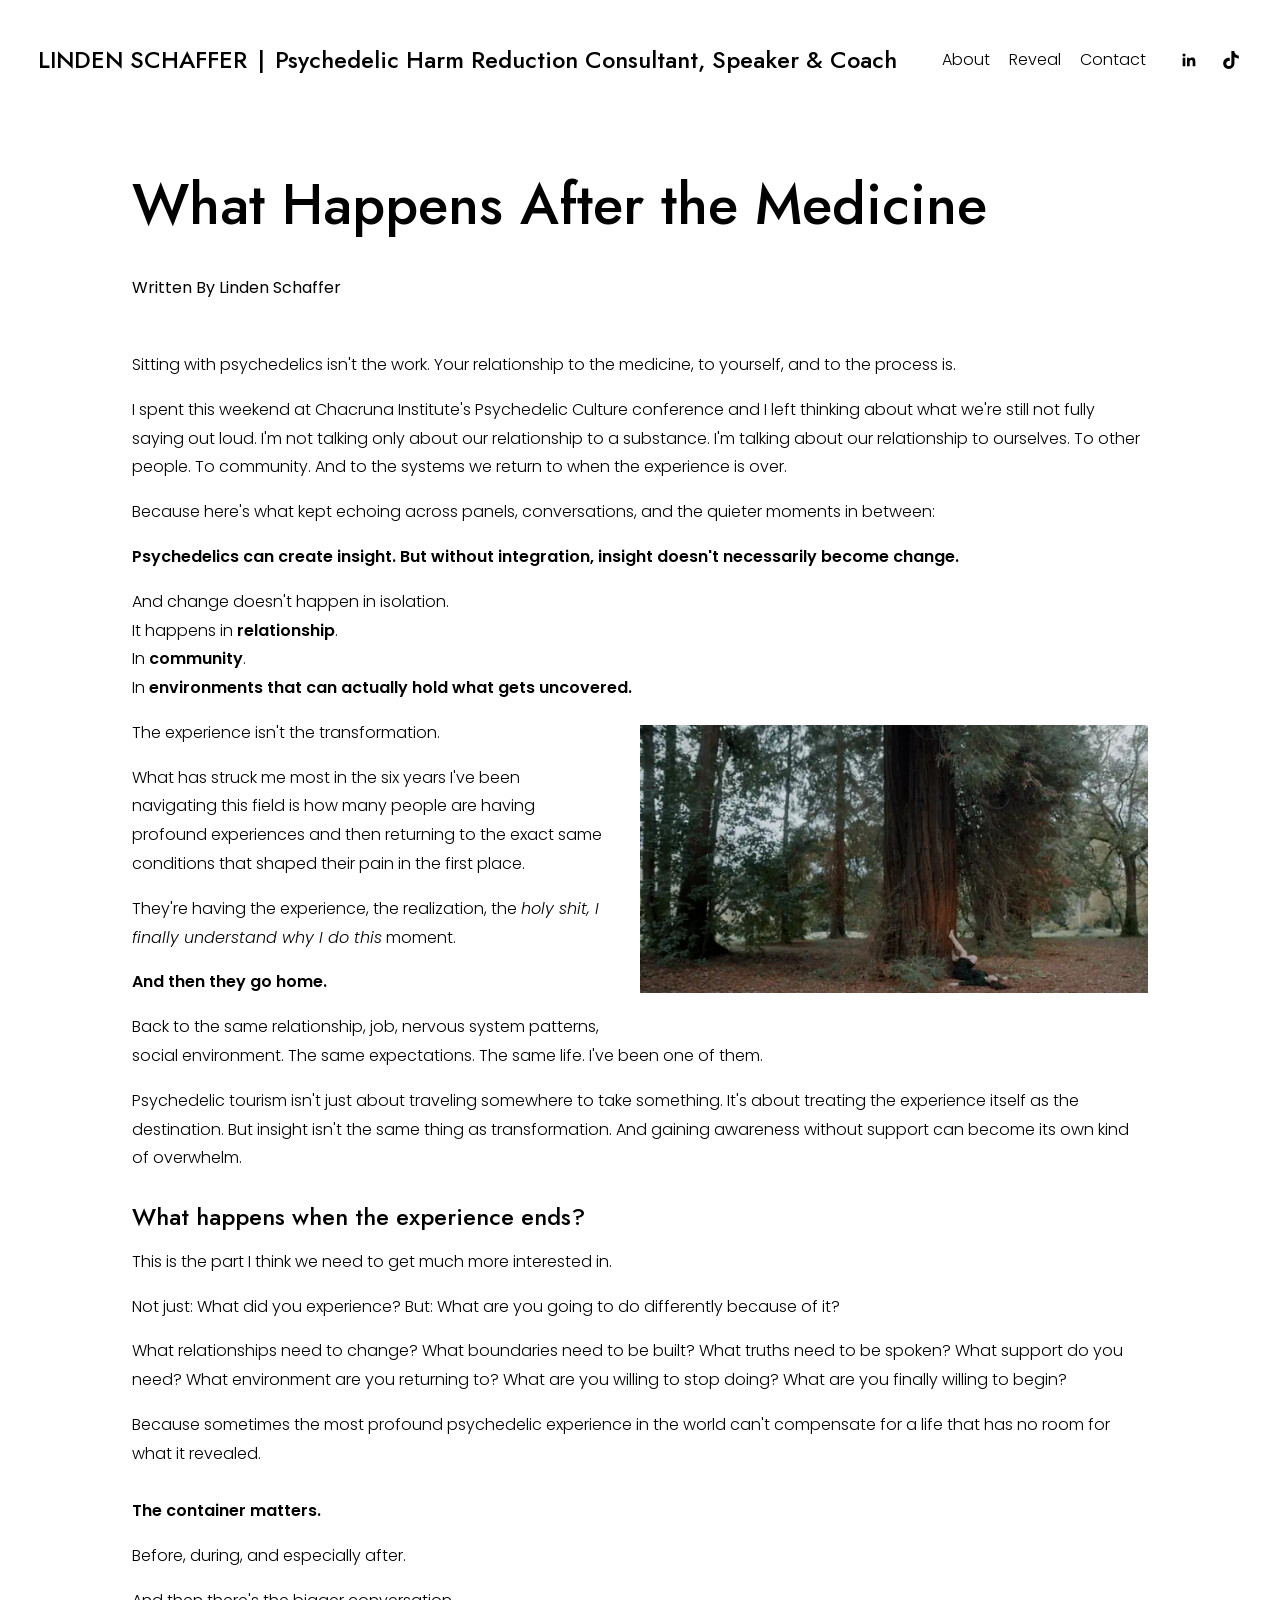
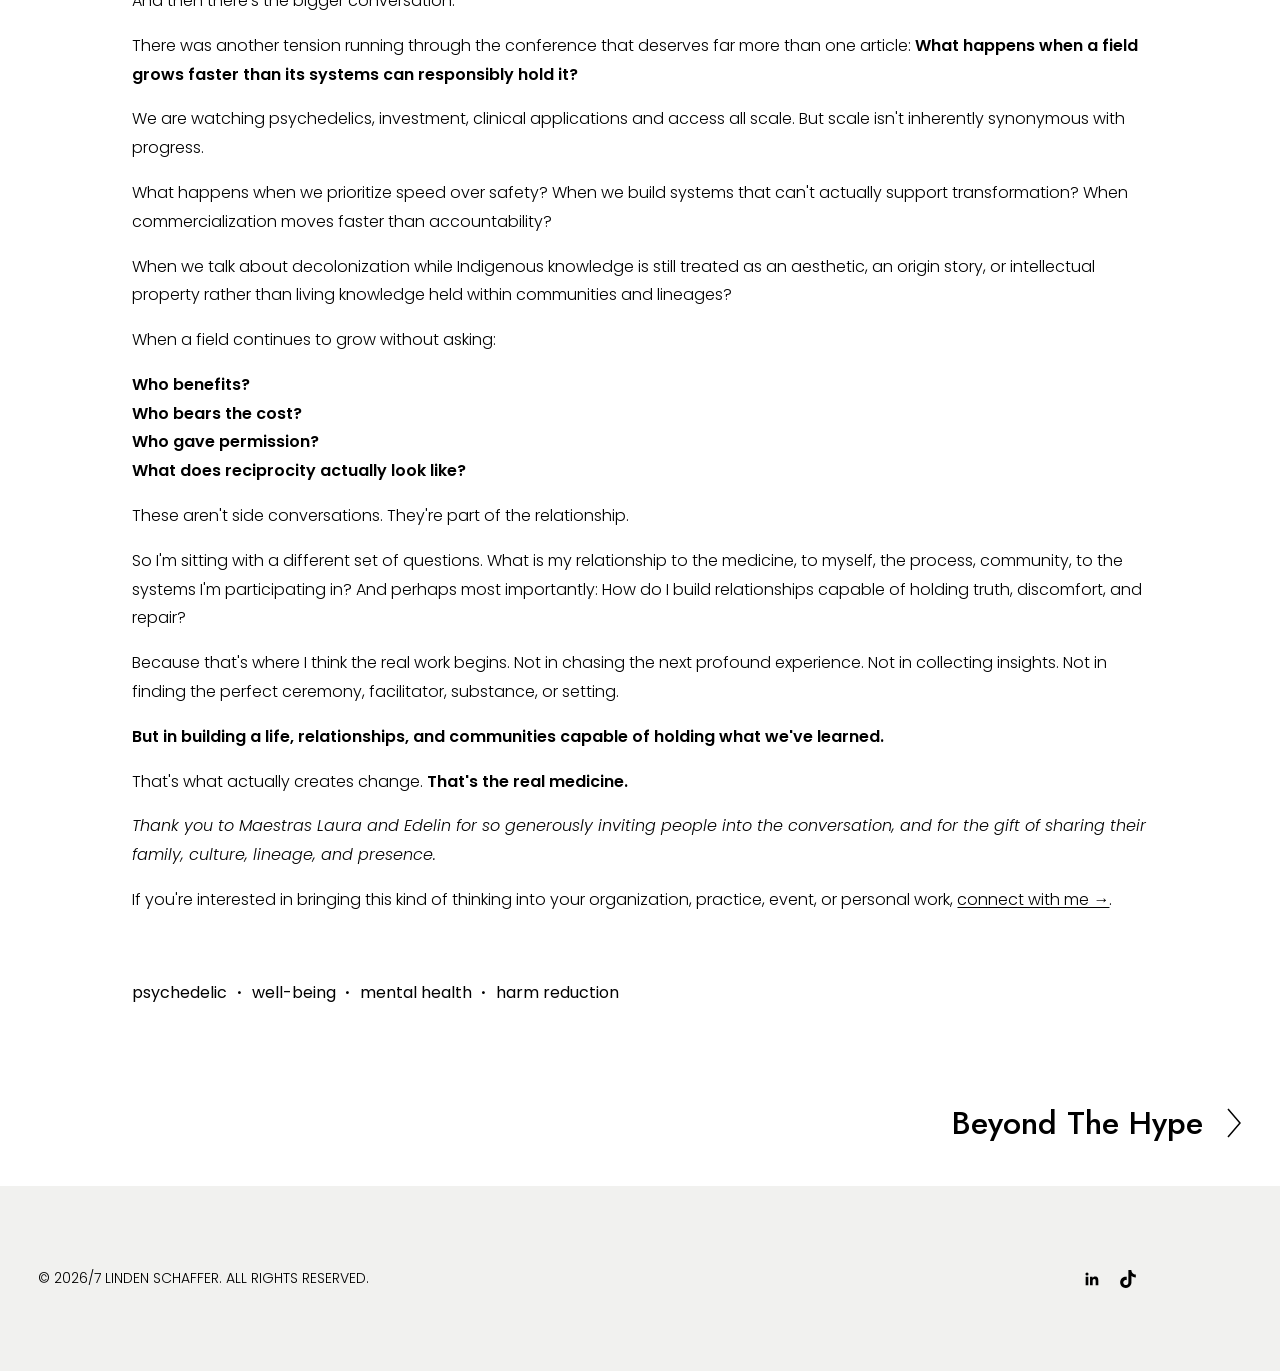
<file: psychedelic-articles/psychedeliccommunity/index.html>
<!doctype html>
<html lang="en">
<head>
  <meta charset="utf-8">
  <meta name="viewport" content="width=device-width, initial-scale=1">
  <title>What Happens After the Medicine — LINDEN SCHAFFER | Psychedelic Harm Reduction Consultant, Speaker &amp; Coach</title>
  <meta name="description" content="Change doesn&#x27;t happen in isolation.">
  <link rel="canonical" href="https://www.lindenschaffer.com/psychedelic-articles/psychedeliccommunity/">
  <meta property="og:site_name" content="LINDEN SCHAFFER">
  <meta property="og:title" content="What Happens After the Medicine — LINDEN SCHAFFER | Psychedelic Harm Reduction Consultant, Speaker &amp; Coach">
  <meta property="og:type" content="article">
  <meta property="og:url" content="https://www.lindenschaffer.com/psychedelic-articles/psychedeliccommunity/">
  <meta property="og:image" content="https://www.lindenschaffer.com/images/share-psychedeliccommunity.jpg">
  <meta property="og:description" content="Change doesn&#x27;t happen in isolation.">
  <meta name="twitter:card" content="summary_large_image">
  <link rel="icon" href="../../favicon.ico" sizes="48x48">
  <link rel="icon" href="../../favicon.png" type="image/png">
  <link rel="apple-touch-icon" href="../../apple-touch-icon.png">
  <link rel="preload" href="../../fonts/jost.woff2" as="font" type="font/woff2" crossorigin>
  <link rel="preload" href="../../fonts/poppins-300.woff2" as="font" type="font/woff2" crossorigin>
  <link rel="stylesheet" href="../../css/style.css">
  <meta property="article:published_time" content="2026-04-23">
  <script src="../../js/site.js" defer></script>
</head>
<body>
  <a class="skip-link" href="#main">Skip to content</a>

  <header class="site-header">
    <a class="site-title" href="../../">LINDEN SCHAFFER<span class="sep"> | </span><span class="tagline">Psychedelic Harm Reduction Consultant, Speaker &amp; Coach</span></a>
    <button class="menu-toggle" type="button" aria-expanded="false" aria-controls="site-nav" aria-label="Open menu"><svg viewBox="0 0 28 28" aria-hidden="true" fill="none" stroke="currentColor" stroke-width="1.5"><path d="M3 8h22M3 14h22M3 20h22"/></svg></button>
    <nav class="site-nav" id="site-nav" aria-label="Main">
      <ul>
        <li><a href="../../about/">About</a></li>
        <li><a href="https://www.revealcommunity.world/" target="_blank" rel="noopener">Reveal</a></li>
        <li><a href="mailto:linden@revealcommunity.world">Contact</a></li>
      </ul>
      <ul class="social">
        <li><a href="https://www.linkedin.com/in/linden-schaffer" target="_blank" rel="noopener" aria-label="LinkedIn"><svg viewBox="0 0 24 24" aria-hidden="true"><path d="M20.45 20.45h-3.56v-5.57c0-1.33-.02-3.04-1.85-3.04-1.85 0-2.14 1.45-2.14 2.94v5.67H9.35V9h3.41v1.56h.05c.48-.9 1.64-1.85 3.37-1.85 3.6 0 4.27 2.37 4.27 5.46v6.28zM5.34 7.43a2.06 2.06 0 1 1 0-4.13 2.06 2.06 0 0 1 0 4.13zM7.12 20.45H3.56V9h3.56v11.45z"/></svg></a></li>
        <li><a href="https://www.tiktok.com/@reveal_community" target="_blank" rel="noopener" aria-label="TikTok"><svg viewBox="0 0 24 24" aria-hidden="true"><path d="M12.53.02C13.84 0 15.14.01 16.44 0c.08 1.53.63 3.09 1.75 4.17 1.12 1.11 2.7 1.62 4.24 1.79v4.03c-1.44-.05-2.89-.35-4.2-.97-.57-.26-1.1-.59-1.62-.93-.01 2.92.01 5.84-.02 8.75-.08 1.4-.54 2.79-1.35 3.94-1.31 1.92-3.58 3.17-5.91 3.21-1.43.08-2.86-.31-4.08-1.03-2.02-1.19-3.44-3.37-3.65-5.71-.02-.5-.03-1-.01-1.49.18-1.9 1.12-3.72 2.58-4.96 1.66-1.44 3.98-2.13 6.15-1.72.02 1.48-.04 2.96-.04 4.44-.99-.32-2.15-.23-3.02.37-.63.41-1.11 1.04-1.36 1.75-.21.51-.15 1.07-.14 1.61.24 1.64 1.82 3.02 3.5 2.87 1.12-.01 2.19-.66 2.77-1.61.19-.33.4-.67.41-1.06.1-1.79.06-3.57.07-5.36.01-4.03-.01-8.05.02-12.07z"/></svg></a></li>
      </ul>
    </nav>
  </header>

  <main id="main">
    <article class="article">
      <h1>What Happens After the Medicine</h1>
      <p class="byline">Written By Linden Schaffer</p>
      <div class="article-body">
        <p>Sitting with psychedelics isn't the work. Your relationship to the medicine, to yourself, and to the process is.</p>
        <p>I spent this weekend at Chacruna Institute's Psychedelic Culture conference and I left thinking about what we're still not fully saying out loud. I'm not talking only about our relationship to a substance. I'm talking about our relationship to ourselves. To other people. To community. And to the systems we return to when the experience is over.</p>
        <p>Because here's what kept echoing across panels, conversations, and the quieter moments in between:</p>
        <p><strong>Psychedelics can create insight. But without integration, insight doesn't necessarily become change.</strong></p>
        <p>And change doesn't happen in isolation.<br>It happens in <strong>relationship</strong>.<br>In <strong>community</strong>.<br>In <strong>environments that can actually hold what gets uncovered.</strong></p>
        <figure class="float-right">
         <img src="../../images/psychedeliccommunity.webp" alt="A person lying on the forest floor beneath tall redwood trees" loading="lazy" decoding="async">
        </figure>
         <p>The experience isn't the transformation.</p>
        <p>What has struck me most in the six years I've been navigating this field is how many people are having profound experiences and then returning to the exact same conditions that shaped their pain in the first place.</p>
        <p>They're having the experience, the realization, the <em>holy shit, I finally understand why I do this</em> moment.</p>
        <p><strong>And then they go home.</strong></p>
        <p>Back to the same relationship, job, nervous system patterns, social environment. The same expectations. The same life. I've been one of them.</p>
        <p>Psychedelic tourism isn't just about traveling somewhere to take something. It's about treating the experience itself as the destination. But insight isn't the same thing as transformation. And gaining awareness without support can become its own kind of overwhelm.</p>
        <h2>What happens when the experience ends?</h2>
        <p>This is the part I think we need to get much more interested in.</p>
        <p>Not just: What did you experience? But: What are you going to do differently because of it?</p>
        <p>What relationships need to change? What boundaries need to be built? What truths need to be spoken? What support do you need? What environment are you returning to? What are you willing to stop doing? What are you finally willing to begin?</p>
        <p>Because sometimes the most profound psychedelic experience in the world can't compensate for a life that has no room for what it revealed.<br><br><strong>The container matters.</strong></p>
        <p>Before, during, and especially after.</p>
        <p>And then there's the bigger conversation.</p>
        <p>There was another tension running through the conference that deserves far more than one article: <strong>What happens when a field grows faster than its systems can responsibly hold it?</strong></p>
        <p>We are watching psychedelics, investment, clinical applications and access all scale. But scale isn't inherently synonymous with progress.</p>
        <p>What happens when we prioritize speed over safety? When we build systems that can't actually support transformation? When commercialization moves faster than accountability?</p>
        <p>When we talk about decolonization while Indigenous knowledge is still treated as an aesthetic, an origin story, or intellectual property rather than living knowledge held within communities and lineages?</p>
        <p>When a field continues to grow without asking:</p>
        <p><strong>Who benefits?</strong><br><strong>Who bears the cost?</strong><br><strong>Who gave permission?</strong><br><strong>What does reciprocity actually look like?</strong></p>
        <p>These aren't side conversations. They're part of the relationship.</p>
        <p>So I'm sitting with a different set of questions. What is my relationship to the medicine, to myself, the process, community, to the systems I'm participating in? And perhaps most importantly: How do I build relationships capable of holding truth, discomfort, and repair?</p>
        <p>Because that's where I think the real work begins. Not in chasing the next profound experience. Not in collecting insights. Not in finding the perfect ceremony, facilitator, substance, or setting.</p>
        <p><strong>But in building a life, relationships, and communities capable of holding what we've learned.</strong></p>
        <p>That's what actually creates change. <strong>That's the real medicine.</strong></p>
        <p><em>Thank you to Maestras Laura and Edelin for so generously inviting people into the conversation, and for the gift of sharing their family, culture, lineage, and presence.</em></p>
        <p>If you're interested in bringing this kind of thinking into your organization, practice, event, or personal work, <a href="mailto:linden@revealcommunity.world?">connect with me →</a>.</p>
      </div>
      <ul class="tags" aria-label="Tags"><li>psychedelic</li><li>well-being</li><li>mental health</li><li>harm reduction</li></ul>
    </article>
    <nav class="pager" aria-label="More articles">
      <a class="next" href="../vettingguides/" rel="next"><span>Beyond The Hype</span><svg viewBox="0 0 16 30" aria-hidden="true" fill="none" stroke="currentColor" stroke-width="1.5"><path d="m2 1 12 14L2 29"/></svg></a>
    </nav>
  </main>

  <footer class="site-footer">
    <p>© 2026/7 LINDEN SCHAFFER. ALL RIGHTS RESERVED.</p>
    <ul class="social">
        <li><a href="https://www.linkedin.com/in/linden-schaffer" target="_blank" rel="noopener" aria-label="LinkedIn"><svg viewBox="0 0 24 24" aria-hidden="true"><path d="M20.45 20.45h-3.56v-5.57c0-1.33-.02-3.04-1.85-3.04-1.85 0-2.14 1.45-2.14 2.94v5.67H9.35V9h3.41v1.56h.05c.48-.9 1.64-1.85 3.37-1.85 3.6 0 4.27 2.37 4.27 5.46v6.28zM5.34 7.43a2.06 2.06 0 1 1 0-4.13 2.06 2.06 0 0 1 0 4.13zM7.12 20.45H3.56V9h3.56v11.45z"/></svg></a></li>
        <li><a href="https://www.tiktok.com/@reveal_community" target="_blank" rel="noopener" aria-label="TikTok"><svg viewBox="0 0 24 24" aria-hidden="true"><path d="M12.53.02C13.84 0 15.14.01 16.44 0c.08 1.53.63 3.09 1.75 4.17 1.12 1.11 2.7 1.62 4.24 1.79v4.03c-1.44-.05-2.89-.35-4.2-.97-.57-.26-1.1-.59-1.62-.93-.01 2.92.01 5.84-.02 8.75-.08 1.4-.54 2.79-1.35 3.94-1.31 1.92-3.58 3.17-5.91 3.21-1.43.08-2.86-.31-4.08-1.03-2.02-1.19-3.44-3.37-3.65-5.71-.02-.5-.03-1-.01-1.49.18-1.9 1.12-3.72 2.58-4.96 1.66-1.44 3.98-2.13 6.15-1.72.02 1.48-.04 2.96-.04 4.44-.99-.32-2.15-.23-3.02.37-.63.41-1.11 1.04-1.36 1.75-.21.51-.15 1.07-.14 1.61.24 1.64 1.82 3.02 3.5 2.87 1.12-.01 2.19-.66 2.77-1.61.19-.33.4-.67.41-1.06.1-1.79.06-3.57.07-5.36.01-4.03-.01-8.05.02-12.07z"/></svg></a></li>
      </ul>
  </footer>
</body>
</html>
</file>
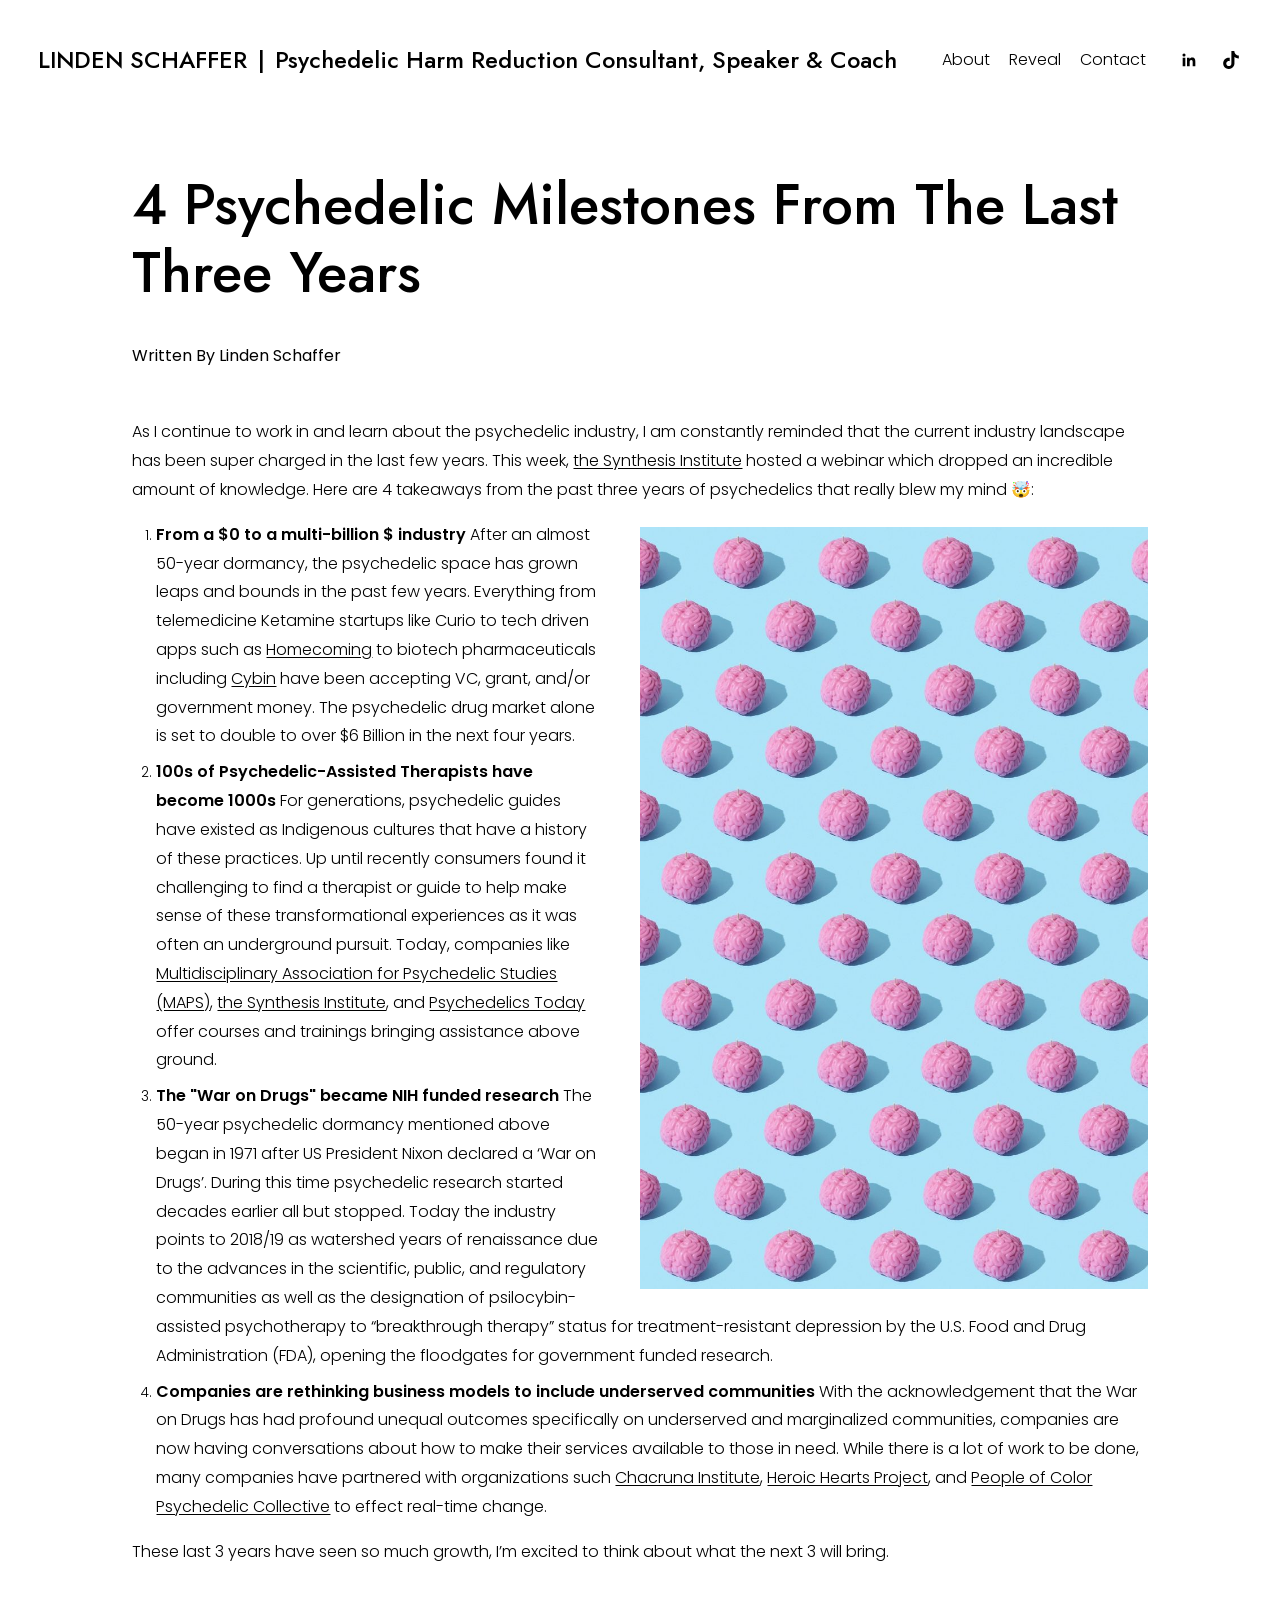
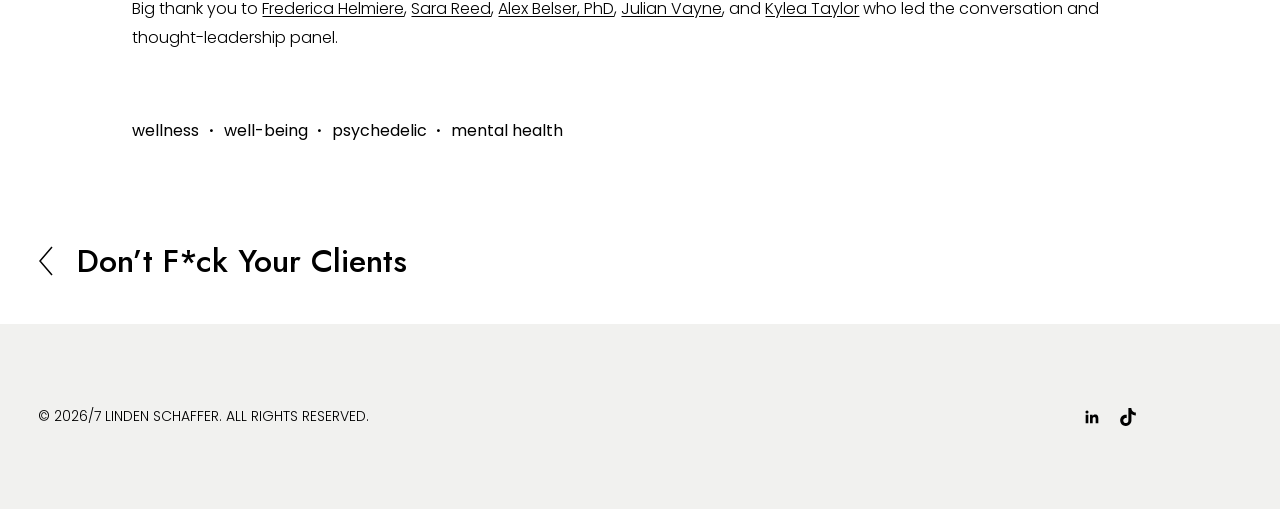
<file: psychedelic-articles/psychedeliclearnings/index.html>
<!doctype html>
<html lang="en">
<head>
  <meta charset="utf-8">
  <meta name="viewport" content="width=device-width, initial-scale=1">
  <title>4 Psychedelic Milestones From The Last Three Years — LINDEN SCHAFFER | Psychedelic Harm Reduction Consultant, Speaker &amp; Coach</title>
  <meta name="description" content="a $0 to billion $ industry">
  <link rel="canonical" href="https://www.lindenschaffer.com/psychedelic-articles/psychedeliclearnings/">
  <meta property="og:site_name" content="LINDEN SCHAFFER">
  <meta property="og:title" content="4 Psychedelic Milestones From The Last Three Years — LINDEN SCHAFFER | Psychedelic Harm Reduction Consultant, Speaker &amp; Coach">
  <meta property="og:type" content="article">
  <meta property="og:url" content="https://www.lindenschaffer.com/psychedelic-articles/psychedeliclearnings/">
  <meta property="og:image" content="https://www.lindenschaffer.com/images/share-psychedeliclearnings.jpg">
  <meta property="og:description" content="a $0 to billion $ industry">
  <meta name="twitter:card" content="summary_large_image">
  <link rel="icon" href="../../favicon.ico" sizes="48x48">
  <link rel="icon" href="../../favicon.png" type="image/png">
  <link rel="apple-touch-icon" href="../../apple-touch-icon.png">
  <link rel="preload" href="../../fonts/jost.woff2" as="font" type="font/woff2" crossorigin>
  <link rel="preload" href="../../fonts/poppins-300.woff2" as="font" type="font/woff2" crossorigin>
  <link rel="stylesheet" href="../../css/style.css">
  <meta property="article:published_time" content="2022-09-20">
  <script src="../../js/site.js" defer></script>
</head>
<body>
  <a class="skip-link" href="#main">Skip to content</a>

  <header class="site-header">
    <a class="site-title" href="../../">LINDEN SCHAFFER<span class="sep"> | </span><span class="tagline">Psychedelic Harm Reduction Consultant, Speaker &amp; Coach</span></a>
    <button class="menu-toggle" type="button" aria-expanded="false" aria-controls="site-nav" aria-label="Open menu"><svg viewBox="0 0 28 28" aria-hidden="true" fill="none" stroke="currentColor" stroke-width="1.5"><path d="M3 8h22M3 14h22M3 20h22"/></svg></button>
    <nav class="site-nav" id="site-nav" aria-label="Main">
      <ul>
        <li><a href="../../about/">About</a></li>
        <li><a href="https://www.revealcommunity.world/" target="_blank" rel="noopener">Reveal</a></li>
        <li><a href="mailto:linden@revealcommunity.world">Contact</a></li>
      </ul>
      <ul class="social">
        <li><a href="https://www.linkedin.com/in/linden-schaffer" target="_blank" rel="noopener" aria-label="LinkedIn"><svg viewBox="0 0 24 24" aria-hidden="true"><path d="M20.45 20.45h-3.56v-5.57c0-1.33-.02-3.04-1.85-3.04-1.85 0-2.14 1.45-2.14 2.94v5.67H9.35V9h3.41v1.56h.05c.48-.9 1.64-1.85 3.37-1.85 3.6 0 4.27 2.37 4.27 5.46v6.28zM5.34 7.43a2.06 2.06 0 1 1 0-4.13 2.06 2.06 0 0 1 0 4.13zM7.12 20.45H3.56V9h3.56v11.45z"/></svg></a></li>
        <li><a href="https://www.tiktok.com/@reveal_community" target="_blank" rel="noopener" aria-label="TikTok"><svg viewBox="0 0 24 24" aria-hidden="true"><path d="M12.53.02C13.84 0 15.14.01 16.44 0c.08 1.53.63 3.09 1.75 4.17 1.12 1.11 2.7 1.62 4.24 1.79v4.03c-1.44-.05-2.89-.35-4.2-.97-.57-.26-1.1-.59-1.62-.93-.01 2.92.01 5.84-.02 8.75-.08 1.4-.54 2.79-1.35 3.94-1.31 1.92-3.58 3.17-5.91 3.21-1.43.08-2.86-.31-4.08-1.03-2.02-1.19-3.44-3.37-3.65-5.71-.02-.5-.03-1-.01-1.49.18-1.9 1.12-3.72 2.58-4.96 1.66-1.44 3.98-2.13 6.15-1.72.02 1.48-.04 2.96-.04 4.44-.99-.32-2.15-.23-3.02.37-.63.41-1.11 1.04-1.36 1.75-.21.51-.15 1.07-.14 1.61.24 1.64 1.82 3.02 3.5 2.87 1.12-.01 2.19-.66 2.77-1.61.19-.33.4-.67.41-1.06.1-1.79.06-3.57.07-5.36.01-4.03-.01-8.05.02-12.07z"/></svg></a></li>
      </ul>
    </nav>
  </header>

  <main id="main">
    <article class="article">
      <h1>4 Psychedelic Milestones From The Last Three Years</h1>
      <p class="byline">Written By Linden Schaffer</p>
      <div class="article-body">
        <p>As I continue to work in and learn about the psychedelic industry, I am constantly reminded that the current industry landscape has been super charged in the last few years. This week, <a href="https://www.synthesisinstitute.com" target="_blank" rel="noopener">the Synthesis Institute</a> hosted a webinar which dropped an incredible amount of knowledge. Here are 4 takeaways from the past three years of psychedelics that really blew my mind 🤯:</p>
        <figure class="float-right">
         <img src="../../images/psychedeliclearnings-brains.jpg" alt="A repeating pattern of pink brain-shaped candles on a pale blue background" loading="lazy" decoding="async">
        </figure>
         <ol><li><strong>From a $0 to a multi-billion $ industry </strong> After an almost 50-year dormancy, the psychedelic space has grown leaps and bounds in the past few years. Everything from telemedicine Ketamine startups like Curio to tech driven apps such as <a href="https://www.homecoming.health" target="_blank" rel="noopener">Homecoming</a> to biotech pharmaceuticals including <a href="https://cybin.com" target="_blank" rel="noopener">Cybin</a> have been accepting VC, grant, and/or government money. The psychedelic drug market alone is set to double to over $6 Billion in the next four years.</li>
        <li><strong>100s of Psychedelic-Assisted Therapists have become 1000s</strong> For generations, psychedelic guides have existed as Indigenous cultures that have a history of these practices. Up until recently consumers found it challenging to find a therapist or guide to help make sense of these transformational experiences as it was often an underground pursuit. Today, companies like <a href="https://maps.org" target="_blank" rel="noopener">Multidisciplinary Association for Psychedelic Studies (MAPS)</a>, <a href="https://www.synthesisinstitute.com" target="_blank" rel="noopener">the Synthesis Institute</a>, and <a href="https://psychedelicstoday.com" target="_blank" rel="noopener">Psychedelics Today</a> offer courses and trainings bringing assistance above ground.</li>
        <li><strong>The "War on Drugs" became NIH funded research</strong> The 50-year psychedelic dormancy mentioned above began in 1971 after US President Nixon declared a ‘War on Drugs’. During this time psychedelic research started decades earlier all but stopped. Today the industry points to 2018/19 as watershed years of renaissance due to the advances in the scientific, public, and regulatory communities as well as the designation of psilocybin-assisted psychotherapy to “breakthrough therapy” status for treatment-resistant depression by the U.S. Food and Drug Administration (FDA), opening the floodgates for government funded research.</li>
        <li><strong>Companies are rethinking business models to include underserved communities</strong> With the acknowledgement that the War on Drugs has had profound unequal outcomes specifically on underserved and marginalized communities, companies are now having conversations about how to make their services available to those in need. While there is a lot of work to be done, many companies have partnered with organizations such <a href="https://chacruna.net" target="_blank" rel="noopener">Chacruna Institute</a>, <a href="https://www.heroicheartsproject.org" target="_blank" rel="noopener">Heroic Hearts Project</a>, and <a href="https://www.pocpc.org" target="_blank" rel="noopener">People of Color Psychedelic Collective</a> to effect real-time change.</li>
        </ol>
        <p>These last 3 years have seen so much growth, I’m excited to think about what the next 3 will bring.<br><br>Big thank you to <a href="https://www.linkedin.com/in/fredericahelmiere/" target="_blank" rel="noopener">Frederica Helmiere</a>, <a href="https://www.linkedin.com/in/sarareedms/" target="_blank" rel="noopener">Sara Reed</a>, <a href="https://www.linkedin.com/in/alex-belser/" target="_blank" rel="noopener">Alex Belser, PhD</a>, <a href="https://www.linkedin.com/in/julian-vayne-6198ab1b/" target="_blank" rel="noopener">Julian Vayne</a>, and <a href="https://www.linkedin.com/in/kyleataylor/" target="_blank" rel="noopener">Kylea Taylor</a> who led the conversation and thought-leadership panel.</p>
      </div>
      <ul class="tags" aria-label="Tags"><li>wellness</li><li>well-being</li><li>psychedelic</li><li>mental health</li></ul>
    </article>
    <nav class="pager" aria-label="More articles">
      <a class="prev" href="../informedconsent/" rel="prev"><svg viewBox="0 0 16 30" aria-hidden="true" fill="none" stroke="currentColor" stroke-width="1.5"><path d="M14 1 2 15l12 14"/></svg><span>Don’t F*ck Your Clients</span></a>
    </nav>
  </main>

  <footer class="site-footer">
    <p>© 2026/7 LINDEN SCHAFFER. ALL RIGHTS RESERVED.</p>
    <ul class="social">
        <li><a href="https://www.linkedin.com/in/linden-schaffer" target="_blank" rel="noopener" aria-label="LinkedIn"><svg viewBox="0 0 24 24" aria-hidden="true"><path d="M20.45 20.45h-3.56v-5.57c0-1.33-.02-3.04-1.85-3.04-1.85 0-2.14 1.45-2.14 2.94v5.67H9.35V9h3.41v1.56h.05c.48-.9 1.64-1.85 3.37-1.85 3.6 0 4.27 2.37 4.27 5.46v6.28zM5.34 7.43a2.06 2.06 0 1 1 0-4.13 2.06 2.06 0 0 1 0 4.13zM7.12 20.45H3.56V9h3.56v11.45z"/></svg></a></li>
        <li><a href="https://www.tiktok.com/@reveal_community" target="_blank" rel="noopener" aria-label="TikTok"><svg viewBox="0 0 24 24" aria-hidden="true"><path d="M12.53.02C13.84 0 15.14.01 16.44 0c.08 1.53.63 3.09 1.75 4.17 1.12 1.11 2.7 1.62 4.24 1.79v4.03c-1.44-.05-2.89-.35-4.2-.97-.57-.26-1.1-.59-1.62-.93-.01 2.92.01 5.84-.02 8.75-.08 1.4-.54 2.79-1.35 3.94-1.31 1.92-3.58 3.17-5.91 3.21-1.43.08-2.86-.31-4.08-1.03-2.02-1.19-3.44-3.37-3.65-5.71-.02-.5-.03-1-.01-1.49.18-1.9 1.12-3.72 2.58-4.96 1.66-1.44 3.98-2.13 6.15-1.72.02 1.48-.04 2.96-.04 4.44-.99-.32-2.15-.23-3.02.37-.63.41-1.11 1.04-1.36 1.75-.21.51-.15 1.07-.14 1.61.24 1.64 1.82 3.02 3.5 2.87 1.12-.01 2.19-.66 2.77-1.61.19-.33.4-.67.41-1.06.1-1.79.06-3.57.07-5.36.01-4.03-.01-8.05.02-12.07z"/></svg></a></li>
      </ul>
  </footer>
</body>
</html>
</file>
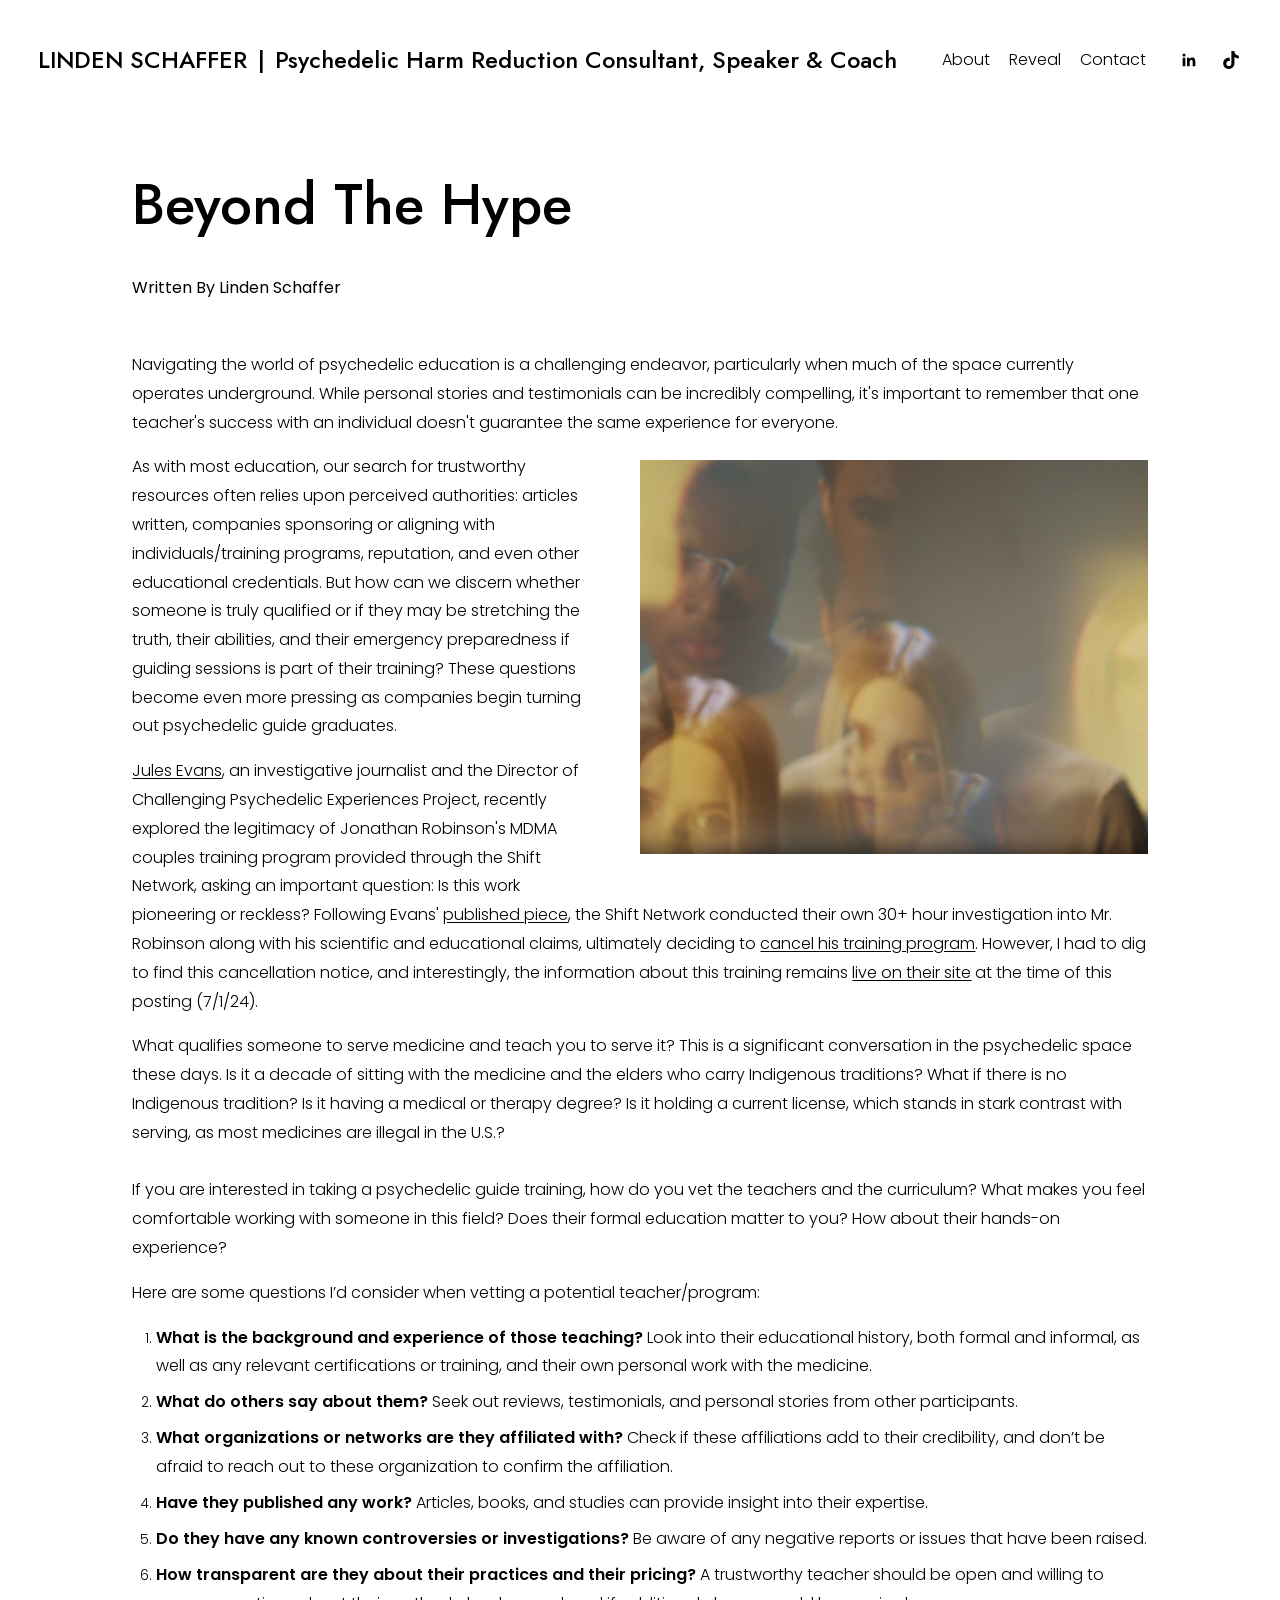
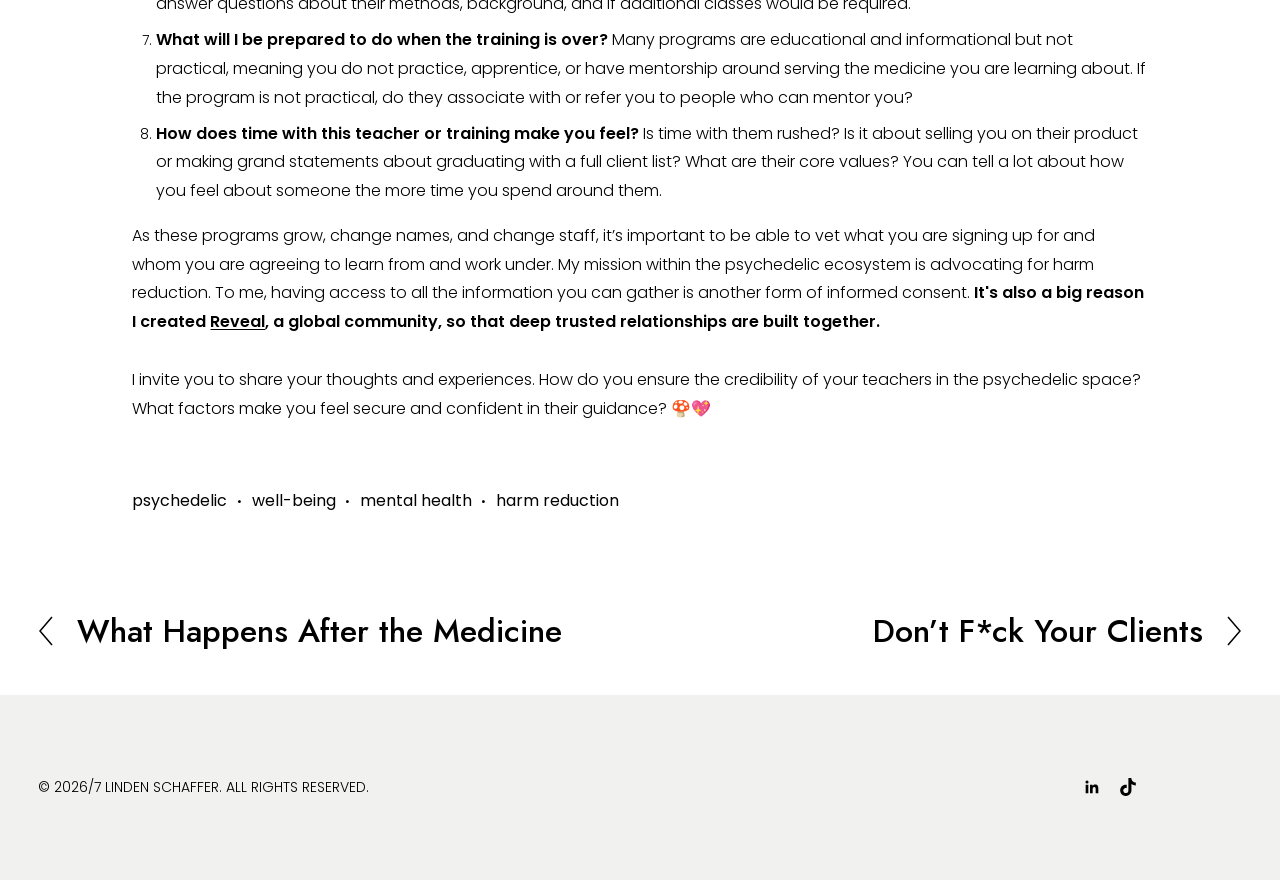
<file: psychedelic-articles/vettingguides/index.html>
<!doctype html>
<html lang="en">
<head>
  <meta charset="utf-8">
  <meta name="viewport" content="width=device-width, initial-scale=1">
  <title>Beyond The Hype — LINDEN SCHAFFER | Psychedelic Harm Reduction Consultant, Speaker &amp; Coach</title>
  <meta name="description" content="vetting psychedelic teachers">
  <link rel="canonical" href="https://www.lindenschaffer.com/psychedelic-articles/vettingguides/">
  <meta property="og:site_name" content="LINDEN SCHAFFER">
  <meta property="og:title" content="Beyond The Hype — LINDEN SCHAFFER | Psychedelic Harm Reduction Consultant, Speaker &amp; Coach">
  <meta property="og:type" content="article">
  <meta property="og:url" content="https://www.lindenschaffer.com/psychedelic-articles/vettingguides/">
  <meta property="og:image" content="https://www.lindenschaffer.com/images/share-vettingguides.jpg">
  <meta property="og:description" content="vetting psychedelic teachers">
  <meta name="twitter:card" content="summary_large_image">
  <link rel="icon" href="../../favicon.ico" sizes="48x48">
  <link rel="icon" href="../../favicon.png" type="image/png">
  <link rel="apple-touch-icon" href="../../apple-touch-icon.png">
  <link rel="preload" href="../../fonts/jost.woff2" as="font" type="font/woff2" crossorigin>
  <link rel="preload" href="../../fonts/poppins-300.woff2" as="font" type="font/woff2" crossorigin>
  <link rel="stylesheet" href="../../css/style.css">
  <meta property="article:published_time" content="2024-07-01">
  <script src="../../js/site.js" defer></script>
</head>
<body>
  <a class="skip-link" href="#main">Skip to content</a>

  <header class="site-header">
    <a class="site-title" href="../../">LINDEN SCHAFFER<span class="sep"> | </span><span class="tagline">Psychedelic Harm Reduction Consultant, Speaker &amp; Coach</span></a>
    <button class="menu-toggle" type="button" aria-expanded="false" aria-controls="site-nav" aria-label="Open menu"><svg viewBox="0 0 28 28" aria-hidden="true" fill="none" stroke="currentColor" stroke-width="1.5"><path d="M3 8h22M3 14h22M3 20h22"/></svg></button>
    <nav class="site-nav" id="site-nav" aria-label="Main">
      <ul>
        <li><a href="../../about/">About</a></li>
        <li><a href="https://www.revealcommunity.world/" target="_blank" rel="noopener">Reveal</a></li>
        <li><a href="mailto:linden@revealcommunity.world">Contact</a></li>
      </ul>
      <ul class="social">
        <li><a href="https://www.linkedin.com/in/linden-schaffer" target="_blank" rel="noopener" aria-label="LinkedIn"><svg viewBox="0 0 24 24" aria-hidden="true"><path d="M20.45 20.45h-3.56v-5.57c0-1.33-.02-3.04-1.85-3.04-1.85 0-2.14 1.45-2.14 2.94v5.67H9.35V9h3.41v1.56h.05c.48-.9 1.64-1.85 3.37-1.85 3.6 0 4.27 2.37 4.27 5.46v6.28zM5.34 7.43a2.06 2.06 0 1 1 0-4.13 2.06 2.06 0 0 1 0 4.13zM7.12 20.45H3.56V9h3.56v11.45z"/></svg></a></li>
        <li><a href="https://www.tiktok.com/@reveal_community" target="_blank" rel="noopener" aria-label="TikTok"><svg viewBox="0 0 24 24" aria-hidden="true"><path d="M12.53.02C13.84 0 15.14.01 16.44 0c.08 1.53.63 3.09 1.75 4.17 1.12 1.11 2.7 1.62 4.24 1.79v4.03c-1.44-.05-2.89-.35-4.2-.97-.57-.26-1.1-.59-1.62-.93-.01 2.92.01 5.84-.02 8.75-.08 1.4-.54 2.79-1.35 3.94-1.31 1.92-3.58 3.17-5.91 3.21-1.43.08-2.86-.31-4.08-1.03-2.02-1.19-3.44-3.37-3.65-5.71-.02-.5-.03-1-.01-1.49.18-1.9 1.12-3.72 2.58-4.96 1.66-1.44 3.98-2.13 6.15-1.72.02 1.48-.04 2.96-.04 4.44-.99-.32-2.15-.23-3.02.37-.63.41-1.11 1.04-1.36 1.75-.21.51-.15 1.07-.14 1.61.24 1.64 1.82 3.02 3.5 2.87 1.12-.01 2.19-.66 2.77-1.61.19-.33.4-.67.41-1.06.1-1.79.06-3.57.07-5.36.01-4.03-.01-8.05.02-12.07z"/></svg></a></li>
      </ul>
    </nav>
  </header>

  <main id="main">
    <article class="article">
      <h1>Beyond The Hype</h1>
      <p class="byline">Written By Linden Schaffer</p>
      <div class="article-body">
        <p>Navigating the world of psychedelic education is a challenging endeavor, particularly when much of the space currently operates underground. While personal stories and testimonials can be incredibly compelling, it's important to remember that one teacher's success with an individual doesn't guarantee the same experience for everyone.</p>
        <figure class="float-right">
         <img src="../../images/vettingguides-faces.jpg" alt="Blurred, overlapping faces of several people" loading="lazy" decoding="async">
        </figure>
         <p>As with most education, our search for trustworthy resources often relies upon perceived authorities: articles written, companies sponsoring or aligning with individuals/training programs, reputation, and even other educational credentials. But how can we discern whether someone is truly qualified or if they may be stretching the truth, their abilities, and their emergency preparedness if guiding sessions is part of their training? These questions become even more pressing as companies begin turning out psychedelic guide graduates.</p>
        <p><a href="https://www.linkedin.com/in/jules-evans-3225b4180/" target="_blank" rel="noopener">Jules Evans</a>, an investigative journalist and the Director of Challenging Psychedelic Experiences Project, recently explored the legitimacy of Jonathan Robinson's MDMA couples training program provided through the Shift Network, asking an important question: Is this work pioneering or reckless? Following Evans' <a href="https://www.ecstaticintegration.org/p/jonathan-robinsons-zoom-mdma-therapy" target="_blank" rel="noopener">published piece</a>, the Shift Network conducted their own 30+ hour investigation into Mr. Robinson along with his scientific and educational claims, ultimately deciding to <a href="https://theshiftnetwork.com/MDMA-Program-Cancelation" target="_blank" rel="noopener">cancel his training program</a>. However, I had to dig to find this cancellation notice, and interestingly, the information about this training remains <a href="https://theshiftnetwork.com/course/06SpiritualPsychology02_24/2" target="_blank" rel="noopener">live on their site</a> at the time of this posting (7/1/24).</p>
        <p>What qualifies someone to serve medicine and teach you to serve it? This is a significant conversation in the psychedelic space these days. Is it a decade of sitting with the medicine and the elders who carry Indigenous traditions? What if there is no Indigenous tradition? Is it having a medical or therapy degree? Is it holding a current license, which stands in stark contrast with serving, as most medicines are illegal in the U.S.?<br><br>If you are interested in taking a psychedelic guide training, how do you vet the teachers and the curriculum? What makes you feel comfortable working with someone in this field? Does their formal education matter to you? How about their hands-on experience?</p>
        <p>Here are some questions I’d consider when vetting a potential teacher/program:</p>
        <ol><li><strong>What is the background and experience of those teaching?</strong> Look into their educational history, both formal and informal, as well as any relevant certifications or training, and their own personal work with the medicine.</li>
        <li><strong>What do others say about them?</strong> Seek out reviews, testimonials, and personal stories from other participants.</li>
        <li><strong>What organizations or networks are they affiliated with?</strong> Check if these affiliations add to their credibility, and don’t be afraid to reach out to these organization to confirm the affiliation.</li>
        <li><strong>Have they published any work?</strong> Articles, books, and studies can provide insight into their expertise.</li>
        <li><strong>Do they have any known controversies or investigations?</strong> Be aware of any negative reports or issues that have been raised.</li>
        <li><strong>How transparent are they about their practices and their pricing?</strong> A trustworthy teacher should be open and willing to answer questions about their methods, background, and if additional classes would be required.</li>
        <li><strong>What will I be prepared to do when the training is over? </strong>Many programs are educational and informational but not practical, meaning you do not practice, apprentice, or have mentorship around serving the medicine you are learning about. If the program is not practical, do they associate with or refer you to people who can mentor you?</li>
        <li><strong>How does time with this teacher or training make you feel?</strong> Is time with them rushed? Is it about selling you on their product or making grand statements about graduating with a full client list? What are their core values? You can tell a lot about how you feel about someone the more time you spend around them.</li>
        </ol>
        <p>As these programs grow, change names, and change staff, it’s important to be able to vet what you are signing up for and whom you are agreeing to learn from and work under. My mission within the psychedelic ecosystem is advocating for harm reduction. To me, having access to all the information you can gather is another form of informed consent. <strong>It's also a big reason I created </strong><a href="https://www.revealcommunity.world" target="_blank" rel="noopener"><strong>Reveal</strong></a><strong>, a global community, so that deep trusted relationships are built together. </strong><br><br>I invite you to share your thoughts and experiences. How do you ensure the credibility of your teachers in the psychedelic space? What factors make you feel secure and confident in their guidance? 🍄💖</p>
      </div>
      <ul class="tags" aria-label="Tags"><li>psychedelic</li><li>well-being</li><li>mental health</li><li>harm reduction</li></ul>
    </article>
    <nav class="pager" aria-label="More articles">
      <a class="prev" href="../psychedeliccommunity/" rel="prev"><svg viewBox="0 0 16 30" aria-hidden="true" fill="none" stroke="currentColor" stroke-width="1.5"><path d="M14 1 2 15l12 14"/></svg><span>What Happens After the Medicine</span></a>
      <a class="next" href="../informedconsent/" rel="next"><span>Don’t F*ck Your Clients</span><svg viewBox="0 0 16 30" aria-hidden="true" fill="none" stroke="currentColor" stroke-width="1.5"><path d="m2 1 12 14L2 29"/></svg></a>
    </nav>
  </main>

  <footer class="site-footer">
    <p>© 2026/7 LINDEN SCHAFFER. ALL RIGHTS RESERVED.</p>
    <ul class="social">
        <li><a href="https://www.linkedin.com/in/linden-schaffer" target="_blank" rel="noopener" aria-label="LinkedIn"><svg viewBox="0 0 24 24" aria-hidden="true"><path d="M20.45 20.45h-3.56v-5.57c0-1.33-.02-3.04-1.85-3.04-1.85 0-2.14 1.45-2.14 2.94v5.67H9.35V9h3.41v1.56h.05c.48-.9 1.64-1.85 3.37-1.85 3.6 0 4.27 2.37 4.27 5.46v6.28zM5.34 7.43a2.06 2.06 0 1 1 0-4.13 2.06 2.06 0 0 1 0 4.13zM7.12 20.45H3.56V9h3.56v11.45z"/></svg></a></li>
        <li><a href="https://www.tiktok.com/@reveal_community" target="_blank" rel="noopener" aria-label="TikTok"><svg viewBox="0 0 24 24" aria-hidden="true"><path d="M12.53.02C13.84 0 15.14.01 16.44 0c.08 1.53.63 3.09 1.75 4.17 1.12 1.11 2.7 1.62 4.24 1.79v4.03c-1.44-.05-2.89-.35-4.2-.97-.57-.26-1.1-.59-1.62-.93-.01 2.92.01 5.84-.02 8.75-.08 1.4-.54 2.79-1.35 3.94-1.31 1.92-3.58 3.17-5.91 3.21-1.43.08-2.86-.31-4.08-1.03-2.02-1.19-3.44-3.37-3.65-5.71-.02-.5-.03-1-.01-1.49.18-1.9 1.12-3.72 2.58-4.96 1.66-1.44 3.98-2.13 6.15-1.72.02 1.48-.04 2.96-.04 4.44-.99-.32-2.15-.23-3.02.37-.63.41-1.11 1.04-1.36 1.75-.21.51-.15 1.07-.14 1.61.24 1.64 1.82 3.02 3.5 2.87 1.12-.01 2.19-.66 2.77-1.61.19-.33.4-.67.41-1.06.1-1.79.06-3.57.07-5.36.01-4.03-.01-8.05.02-12.07z"/></svg></a></li>
      </ul>
  </footer>
</body>
</html>
</file>
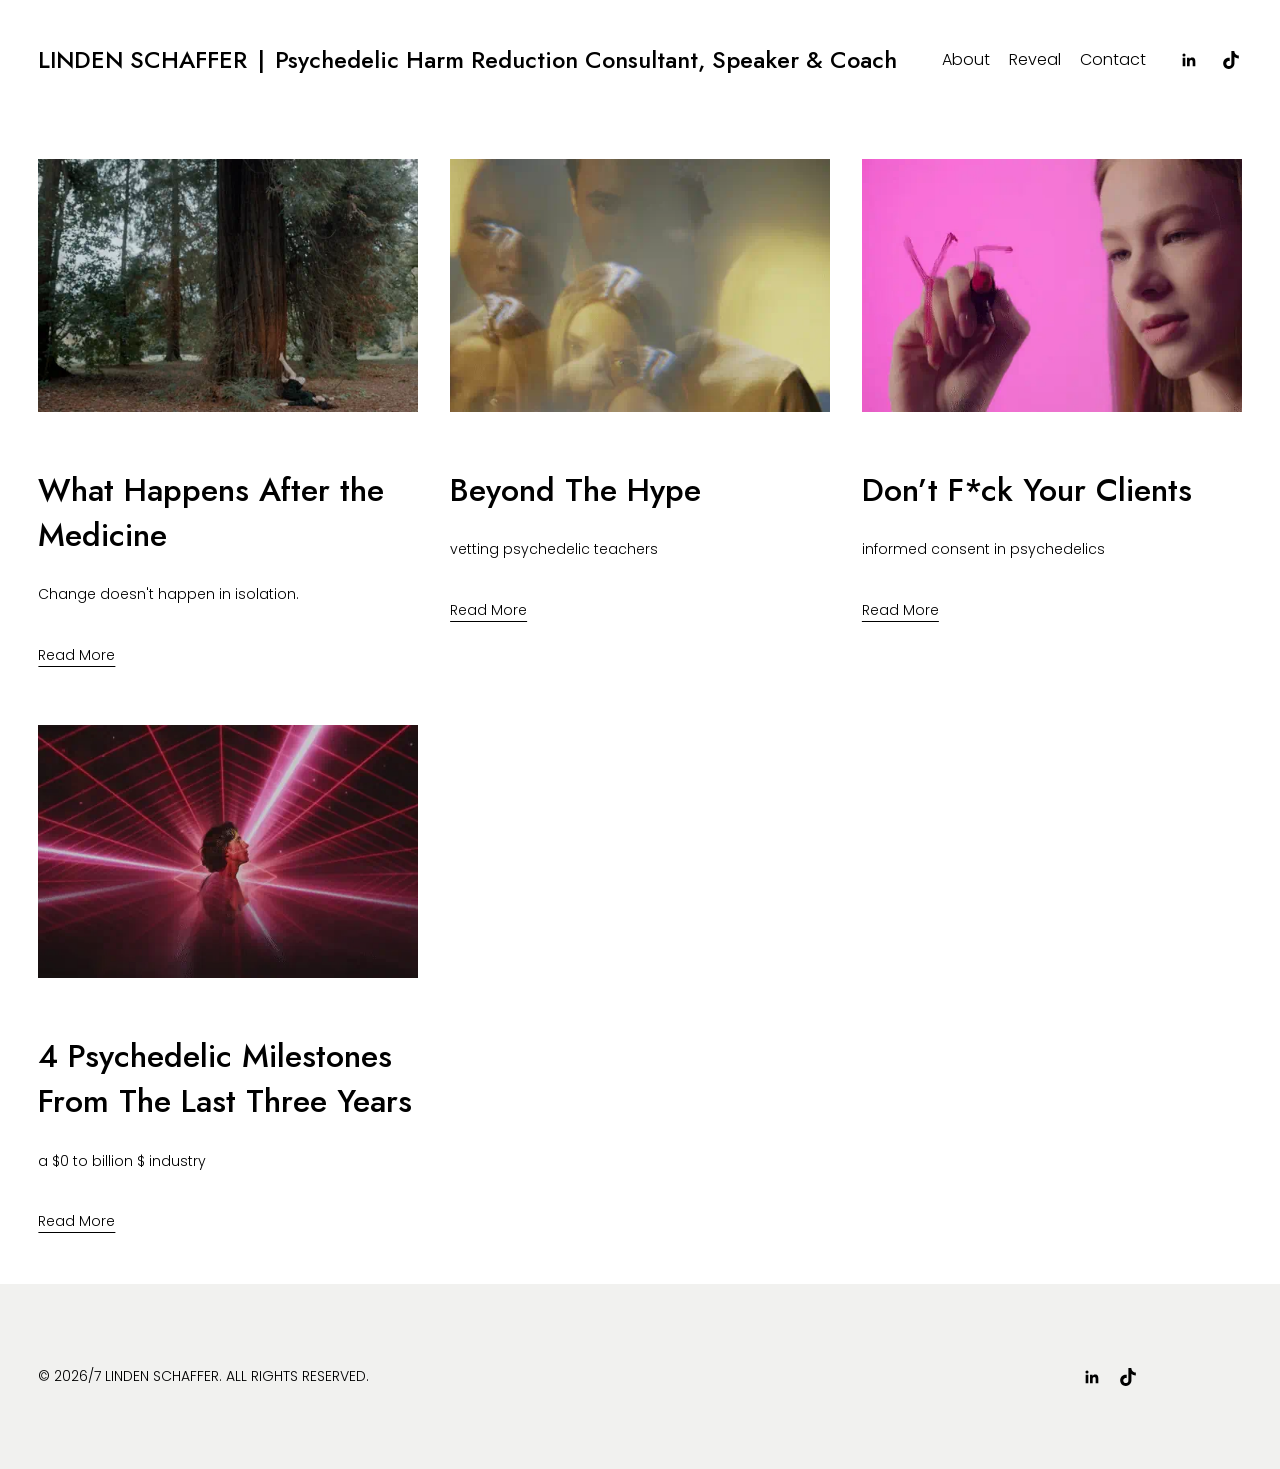
<file: book-articles/tag/harm+reduction/index.html>
<!doctype html>
<html lang="en">
<head>
  <meta charset="utf-8">
  <title>Redirecting…</title>
  <meta name="robots" content="noindex">
  <link rel="canonical" href="https://www.lindenschaffer.com/psychedelic-articles/">
  <meta http-equiv="refresh" content="0; url=../../../psychedelic-articles/">
  <script>location.replace("../../../psychedelic-articles/" + location.hash)</script>
</head>
<body>
  <p>This page has moved: <a href="../../../psychedelic-articles/">see all articles</a>.</p>
</body>
</html>
</file>
<file: css/style.css>
/* lindenschaffer.com — one stylesheet for every page.
   Fonts: Jost stands in for Futura PT (the Squarespace/Adobe font), Poppins is unchanged. */

/* Self-hosted fonts (latin subset, from Google Fonts; both are SIL Open Font License) */
@font-face { font-family: "Jost"; font-style: normal; font-weight: 500 600; font-display: swap; src: url("../fonts/jost.woff2") format("woff2"); unicode-range: U+0000-00FF, U+0131, U+0152-0153, U+02BB-02BC, U+02C6, U+02DA, U+02DC, U+0304, U+0308, U+0329, U+2000-206F, U+20AC, U+2122, U+2191, U+2193, U+2212, U+2215, U+FEFF, U+FFFD; }
@font-face { font-family: "Poppins"; font-style: normal; font-weight: 300; font-display: swap; src: url("../fonts/poppins-300.woff2") format("woff2"); unicode-range: U+0000-00FF, U+0131, U+0152-0153, U+02BB-02BC, U+02C6, U+02DA, U+02DC, U+0304, U+0308, U+0329, U+2000-206F, U+20AC, U+2122, U+2191, U+2193, U+2212, U+2215, U+FEFF, U+FFFD; }
@font-face { font-family: "Poppins"; font-style: italic; font-weight: 300; font-display: swap; src: url("../fonts/poppins-300-italic.woff2") format("woff2"); unicode-range: U+0000-00FF, U+0131, U+0152-0153, U+02BB-02BC, U+02C6, U+02DA, U+02DC, U+0304, U+0308, U+0329, U+2000-206F, U+20AC, U+2122, U+2191, U+2193, U+2212, U+2215, U+FEFF, U+FFFD; }
@font-face { font-family: "Poppins"; font-style: normal; font-weight: 400; font-display: swap; src: url("../fonts/poppins-400.woff2") format("woff2"); unicode-range: U+0000-00FF, U+0131, U+0152-0153, U+02BB-02BC, U+02C6, U+02DA, U+02DC, U+0304, U+0308, U+0329, U+2000-206F, U+20AC, U+2122, U+2191, U+2193, U+2212, U+2215, U+FEFF, U+FFFD; }
@font-face { font-family: "Poppins"; font-style: normal; font-weight: 500; font-display: swap; src: url("../fonts/poppins-500.woff2") format("woff2"); unicode-range: U+0000-00FF, U+0131, U+0152-0153, U+02BB-02BC, U+02C6, U+02DA, U+02DC, U+0304, U+0308, U+0329, U+2000-206F, U+20AC, U+2122, U+2191, U+2193, U+2212, U+2215, U+FEFF, U+FFFD; }
@font-face { font-family: "Poppins"; font-style: normal; font-weight: 600; font-display: swap; src: url("../fonts/poppins-600.woff2") format("woff2"); unicode-range: U+0000-00FF, U+0131, U+0152-0153, U+02BB-02BC, U+02C6, U+02DA, U+02DC, U+0304, U+0308, U+0329, U+2000-206F, U+20AC, U+2122, U+2191, U+2193, U+2212, U+2215, U+FEFF, U+FFFD; }

:root {
  --tan: #cba780;
  --plum: #32273b;
  --ink: #000;
  --paper: #fff;
  --mist: #f1f1ef;
  --hero-tint: linear-gradient(160deg, #f1efcb 0%, #e1eecf 100%);

  --font-head: "Jost", "Futura", "Trebuchet MS", sans-serif;
  --font-body: "Poppins", "Helvetica Neue", Arial, sans-serif;

  --gutter: max(16px, 3vw);
  --measure: 1015px;
}

*, *::before, *::after { box-sizing: border-box; }

html { -webkit-text-size-adjust: 100%; scroll-behavior: smooth; }
@media (prefers-reduced-motion: reduce) { html { scroll-behavior: auto; } }

body {
  margin: 0;
  background: var(--paper);
  color: var(--ink);
  font: 300 1rem/1.8 var(--font-body);
}

img { display: block; max-width: 100%; height: auto; }

a { color: inherit; }

h1, h2, h3, h4 {
  margin: 0 0 0.6em;
  font-family: var(--font-head);
  font-weight: 500;
  line-height: 1.33;
}

p { margin: 0 0 1rem; }
strong { font-weight: 600; }
ul, ol { margin: 0 0 1rem; padding-left: 1.5em; }
li { margin-bottom: 0.45em; }
li::marker { font-size: 0.85em; }

.visually-hidden {
  position: absolute; width: 1px; height: 1px; overflow: hidden;
  clip-path: inset(50%); white-space: nowrap;
}

.skip-link {
  position: absolute; left: 1rem; top: -4rem; z-index: 100;
  padding: 0.6rem 1rem; background: var(--ink); color: var(--paper);
}
.skip-link:focus { top: 1rem; }

:focus-visible { outline: 2px solid var(--ink); outline-offset: 3px; }

.wrap { padding-inline: var(--gutter); }
.narrow { max-width: var(--measure); margin-inline: auto; }

/* ---------- Header ---------- */

.site-header {
  position: relative;
  z-index: 10;
  display: flex;
  align-items: center;
  justify-content: space-between;
  gap: 1.5rem;
  padding: clamp(1rem, 3.4vw, 3.25rem) var(--gutter);
  background: var(--paper);
}

.site-title {
  margin: 0;
  font: 500 clamp(1.25rem, 1.85vw, 1.85rem)/1.4 var(--font-head);
  text-decoration: none;
}
.site-title .sep { padding-inline: 0.15em; }

.site-nav { display: flex; align-items: center; gap: 2rem; }
.site-nav ul { display: flex; gap: 1.2rem; margin: 0; padding: 0; list-style: none; }
.site-nav li { margin: 0; }
.site-nav a { text-decoration: none; padding-block: 0.1em; }
.site-nav a:hover, .site-nav a[aria-current="page"] { border-bottom: 1px solid currentColor; }

.social { display: flex; gap: 0.9rem; margin: 0; padding: 0; list-style: none; }
.social li { margin: 0; }
.social a { display: block; padding: 2px; }
.social svg { display: block; width: 18px; height: 18px; fill: currentColor; }

.menu-toggle {
  display: none;
  margin: -8px -8px -8px 0;
  padding: 8px;
  border: 0;
  background: none;
  color: inherit;
  cursor: pointer;
}
.menu-toggle svg { display: block; width: 28px; height: 28px; }

@media (max-width: 1199px) {
  .site-title { font-size: clamp(1.3rem, 2.4vw, 1.75rem); line-height: 1.25; }
  .site-title .sep { display: none; }
  .site-title .tagline { display: block; margin-top: 0.2em; font-size: 0.72em; }
}

@media (max-width: 899px) {
  .menu-toggle { display: block; }
  .site-nav {
    display: none;
    position: absolute;
    top: 100%; left: 0; right: 0;
    flex-direction: column;
    align-items: flex-start;
    gap: 1.5rem;
    padding: 1.5rem var(--gutter) 2rem;
    background: var(--paper);
    border-top: 1px solid var(--mist);
    box-shadow: 0 12px 24px rgb(0 0 0 / 0.08);
  }
  .site-nav.is-open { display: flex; }
  .site-nav ul:not(.social) { flex-direction: column; gap: 0.6rem; font: 500 1.6rem/1.4 var(--font-head); }
  .social svg { width: 22px; height: 22px; }
}

/* ---------- Footer ---------- */

.site-footer {
  display: flex;
  flex-wrap: wrap;
  align-items: center;
  justify-content: space-between;
  gap: 1rem;
  padding: 5rem var(--gutter);
  background: var(--mist);
  font-size: 0.875rem;
  text-transform: uppercase;
}
.site-footer p { margin: 0; }
.site-footer .social { margin-right: 8vw; }

/* ---------- Shared bits ---------- */

.button {
  display: inline-block;
  padding: 1.25rem 2.1rem;
  background: var(--ink);
  color: var(--paper);
  font: 500 0.892rem/1 var(--font-body);
  letter-spacing: 0.02em;
  text-decoration: none;
  transition: opacity 0.15s;
}
.button:hover { opacity: 0.8; }

.band { padding: clamp(3rem, 7vw, 6rem) var(--gutter); }
.band--tan { background: var(--tan); }
.band--plum { background: var(--plum); color: var(--paper); }
.band--black { background: var(--ink); color: var(--paper); }

.center { text-align: center; }

/* ---------- Home: hero ----------
   Wide screens: text sits over the plain left side of the photo, as before.
   Narrower screens: the photo can't leave room beside Linden, so the text moves
   onto its own panel below the photo instead of covering her face. */

.hero { display: grid; }
.hero-media picture { display: block; height: 100%; }
.hero-media img { width: 100%; height: 100%; object-fit: cover; object-position: 32% 34%; }
.hero h1 { font-size: clamp(1.75rem, 2.1vw, 2.3rem); }
.hero p { max-width: 24em; }
.hero .button { margin-top: 1.25rem; }

@media (min-width: 1280px) {
  .hero { position: relative; min-height: clamp(600px, calc(100svh - 150px), 900px); }
  .hero-media { position: absolute; inset: 0; }
  .hero-content {
    position: relative;
    align-self: center;
    width: 38vw;
    padding: 3rem 0 3rem var(--gutter);
  }
}

@media (max-width: 1279px) {
  .hero-content { padding: 2.5rem var(--gutter) 3rem; background: var(--hero-tint); }
  .hero br { display: none; }
}

/* Laptops / landscape tablets: text panel on the left, photo cropped to Linden on the right */
@media (min-width: 900px) and (max-width: 1279px) {
  .hero { grid-template-columns: 2fr 3fr; min-height: clamp(520px, calc(100svh - 130px), 680px); }
  .hero-content { order: -1; align-self: stretch; display: flex; flex-direction: column; justify-content: center; align-items: flex-start; }
  .hero-media { position: relative; }
  .hero-media picture { position: absolute; inset: 0; }
  .hero-media img { object-position: 22% 40%; }
}

/* Portrait tablets and phones: photo on top, text below */
@media (max-width: 899px) {
  .hero-media { aspect-ratio: 4 / 3; }
}

@media (max-width: 599px) {
  .hero-media { aspect-ratio: 1 / 1; }
  .hero-media img { object-position: 30% 30%; }
  .hero h1 { font-size: 1.75rem; }
}

/* ---------- Home: stats ticker ---------- */

.ticker {
  overflow: hidden;
  background: var(--tan);
  font: 500 clamp(1.15rem, 1.7vw, 1.54rem)/1 var(--font-head);
  white-space: nowrap;
}
.ticker-track { display: flex; width: max-content; animation: ticker 40s linear infinite; }
.ticker ul { display: flex; margin: 0; padding: 0; list-style: none; }
.ticker li { margin: 0; padding: 1.4rem 0 1.4rem 1.6rem; }
.ticker li::after { content: "〰️"; padding-left: 1.6rem; }

@keyframes ticker { to { transform: translateX(-50%); } }

@media (prefers-reduced-motion: reduce) {
  .ticker { white-space: normal; }
  .ticker-track { width: auto; animation: none; justify-content: center; }
  .ticker ul { flex-wrap: wrap; justify-content: center; padding: 0.8rem var(--gutter); }
  .ticker li { padding: 0.5rem 0.8rem; }
  .ticker li::after { content: none; }
  .ticker ul[aria-hidden] { display: none; }
}

/* ---------- Home: featured in ---------- */

.featured { padding: 1.2rem var(--gutter) 3.5rem; text-align: center; }
.featured p { margin-bottom: 2rem; font-weight: 600; font-size: 0.95rem; }
.featured img { width: 100%; max-width: 1354px; margin-inline: auto; }

/* ---------- Home: mission ---------- */

.mission { max-width: var(--measure); margin: 0 auto; font: 500 clamp(1.2rem, 1.85vw, 1.65rem)/1.37 var(--font-head); text-align: center; }
.mission strong { font-weight: 600; }

/* ---------- Home: three ways ---------- */

.ways h2 { font-size: clamp(1.9rem, 2.6vw, 2.3rem); text-align: center; margin-bottom: 2.5rem; }
.ways-grid { display: grid; grid-template-columns: repeat(3, 1fr); gap: 2rem; }
.way > .intro { text-align: center; font-size: 0.9rem; line-height: 1.85; }
.way ul { margin-top: 1.4rem; }
.way em { font-size: 0.9rem; }
.way-num {
  display: grid; place-items: center;
  width: 88px; height: 88px; margin: 0 auto 2.2rem;
  border: 2.5px solid #222; border-radius: 50%;
  font: 600 2.1rem/1 var(--font-head);
}
.way h3 { font: 600 1rem/1.4 var(--font-body); text-align: center; margin-bottom: 1.4rem; }

@media (max-width: 899px) {
  .ways-grid { grid-template-columns: 1fr; gap: 3.5rem; max-width: 34rem; margin-inline: auto; }
}

/* ---------- Home: results ---------- */

.results h2 { font-size: clamp(2.2rem, 3.3vw, 2.95rem); text-align: center; margin-bottom: 1.5rem; }
.results-grid { display: grid; grid-template-columns: repeat(3, 1fr); gap: 0.7rem; }
.result img { width: 100%; aspect-ratio: 444 / 270; object-fit: cover; margin-bottom: 1.4rem; }
.result h3 { font-size: clamp(1.35rem, 1.85vw, 1.65rem); margin-bottom: 1.2rem; }
.result p { font-size: 0.9rem; line-height: 1.8; padding-right: 0.5rem; }

@media (max-width: 899px) {
  .results-grid { grid-template-columns: 1fr; gap: 2.5rem; max-width: 34rem; margin-inline: auto; }
}

/* ---------- Home: testimonials ---------- */

.quotes { position: relative; padding-inline: 0; }
.quotes-track {
  display: flex;
  gap: 3.6rem;
  overflow-x: auto;
  scroll-snap-type: x mandatory;
  scroll-padding-inline: 26px;
  padding: 0 26px;
  scrollbar-width: none;
}
.quotes-track::-webkit-scrollbar { display: none; }
.quote {
  flex: 0 0 min(1244px, 88%);
  scroll-snap-align: start;
  margin: 0;
  padding: 2.3rem 1.6rem;
  background: var(--tan);
  color: var(--ink);
}
.quote blockquote { margin: 0 0 3.5rem; font: 500 clamp(1.25rem, 1.85vw, 1.65rem)/1.3 var(--font-head); }
.quote figcaption { font-weight: 400; }
.quotes-nav { display: flex; justify-content: flex-end; gap: 1.2rem; padding: 2.5rem 29px 0; }
.quotes-nav button {
  display: grid; place-items: center;
  width: 60px; height: 60px;
  border: 0; border-radius: 50%;
  background: var(--tan); color: var(--ink);
  cursor: pointer;
}
.quotes-nav button:disabled { opacity: 0.45; cursor: default; }
.quotes-nav svg { width: 36px; height: 16px; }

@media (max-width: 599px) {
  .quotes-track { gap: 1rem; scroll-padding-inline: var(--gutter); padding-inline: var(--gutter); }
  .quote { flex-basis: 88%; }
  .quotes-nav { padding-inline: var(--gutter); }
}

/* ---------- Home: let's talk ---------- */

.talk h2 {
  margin-bottom: 1.6rem;
  color: var(--tan);
  font: 600 clamp(2.6rem, 4.6vw, 4.2rem)/1.2 var(--font-head);
  text-transform: uppercase;
}
.talk a { color: var(--tan); font-weight: 600; text-underline-offset: 3px; }
.talk p:last-child { margin: 0; }

/* ---------- Article cards (home + listing) ---------- */

.works { padding: 0.9rem var(--gutter) 3rem; }
.works > h2 { font: 300 0.875rem/1.6 var(--font-body); margin-bottom: 0.8rem; }
.cards { display: grid; grid-template-columns: repeat(4, 1fr); gap: 1.75rem; margin: 0; padding: 0; list-style: none; }
.card { margin: 0; }
.card img { width: 100%; aspect-ratio: 3 / 2; object-fit: cover; margin-bottom: 1.6rem; }
.card h3 { font: 300 1.25rem/1.25 var(--font-body); margin-bottom: 0.5rem; }
.card h3 a { text-decoration: none; }
.card p { font-size: 0.875rem; line-height: 1.6; margin-bottom: 0.6rem; }
.card .more { font-size: 0.875rem; text-decoration: none; }
.card a:hover { text-decoration: underline; }

@media (max-width: 1023px) { .cards { grid-template-columns: repeat(2, 1fr); row-gap: 2.5rem; } }
@media (max-width: 599px)  { .cards { grid-template-columns: 1fr; } }

/* Listing page variant: bigger titles, 3 across */
.listing { padding: clamp(1.5rem, 3vw, 2.75rem) var(--gutter) 3rem; }
.listing .cards { grid-template-columns: repeat(3, 1fr); column-gap: 2rem; row-gap: 3.5rem; }
.listing .card img { margin-bottom: 3.5rem; }
.listing .card h2 { font-size: clamp(1.75rem, 2.5vw, 2.3rem); line-height: 1.4; margin-bottom: 1.6rem; }
.listing .card h2 a { text-decoration: none; }
.listing .card p { margin-bottom: 2.2rem; }
.listing .card .more { text-decoration: underline; text-underline-offset: 6px; }
@media (max-width: 1023px) { .listing .cards { grid-template-columns: repeat(2, 1fr); } }
@media (max-width: 599px)  { .listing .cards { grid-template-columns: 1fr; } .listing .card img { margin-bottom: 1.6rem; } .listing .card h2 { margin-bottom: 0.8rem; } .listing .card p { margin-bottom: 1rem; } }

/* ---------- About ---------- */

.about { display: grid; grid-template-columns: 1fr 1fr; gap: 2.2rem; padding: clamp(1.5rem, 3.3vw, 3rem) var(--gutter) 6rem; }
.about img { width: 100%; margin-bottom: 2.6rem; }
.about h1 { font-size: clamp(2.3rem, 3.3vw, 2.95rem); margin-bottom: 1.8rem; }
.about h2 { font-size: clamp(1.8rem, 2.6vw, 2.3rem); margin-bottom: 1.6rem; }
.about-side { padding-top: 3.5rem; }
.about-side ul { margin-bottom: 3rem; padding-left: 2.5rem; }
.about-side li { margin-bottom: 0.5em; }
.about-contact { margin-top: 3.5rem; }

@media (max-width: 899px) {
  .about { grid-template-columns: 1fr; gap: 0; }
  .about-side { padding-top: 2rem; }
  .about-side ul { padding-left: 1.5rem; }
}

/* ---------- Article ---------- */

.article { max-width: calc(var(--measure) + 2 * var(--gutter)); margin: 0 auto; padding: clamp(1.5rem, 4vw, 3.5rem) var(--gutter) 2rem; }
.article h1 { font-size: clamp(2.4rem, 4.4vw, 4rem); line-height: 1.2; margin-bottom: 2.2rem; }
.byline { font-weight: 400; margin-bottom: 3rem; }
.article-body::after { content: ""; display: table; clear: both; }
.article-body h2 { font-size: clamp(1.4rem, 1.85vw, 1.65rem); margin-top: 1.8rem; }
.article-body ul ul, .article-body ol ol { margin-top: 0.6rem; }
.article-body a { text-underline-offset: 2px; }
.article-body figure { margin: 0.4rem 0 1.5rem; }
.article-body figure.float-right { float: right; width: 50%; margin-left: 2.2rem; }
.article-body figure.float-left { float: left; width: 50%; margin-right: 2.2rem; }
.article-body figure img { width: 100%; }
.article-body figcaption { margin-top: 1rem; font-size: 0.875rem; }
.article-body figcaption p { margin: 0; }

.tags { display: flex; flex-wrap: wrap; gap: 0 0.6rem; margin: 3rem 0 0; padding: 0; list-style: none; font-weight: 400; }
.tags li { margin: 0; }
.tags li + li::before { content: "•"; margin-right: 0.6rem; font-size: 0.7em; vertical-align: 0.15em; }

.pager { display: flex; justify-content: space-between; gap: 2rem; padding: 4rem var(--gutter) 2.75rem; }
.pager a { display: flex; align-items: center; gap: 1.4rem; max-width: 50%; text-decoration: none; font: 500 clamp(1.4rem, 2.5vw, 2.3rem)/1.2 var(--font-head); }
.pager .next { margin-left: auto; text-align: right; }
.pager svg { flex: none; width: 16px; height: 30px; }
.pager a:hover span { text-decoration: underline; text-decoration-thickness: 1px; text-underline-offset: 5px; }

@media (max-width: 599px) {
  .article-body figure.float-right, .article-body figure.float-left { float: none; width: 100%; margin-inline: 0; }
  .pager { flex-direction: column; }
  .pager a { max-width: none; font-size: 1.3rem; }
}

/* ---------- 404 ---------- */

.notfound { padding: 6rem var(--gutter) 8rem; text-align: center; }
.notfound h1 { font-size: clamp(2.4rem, 4.4vw, 4rem); }
</file>
